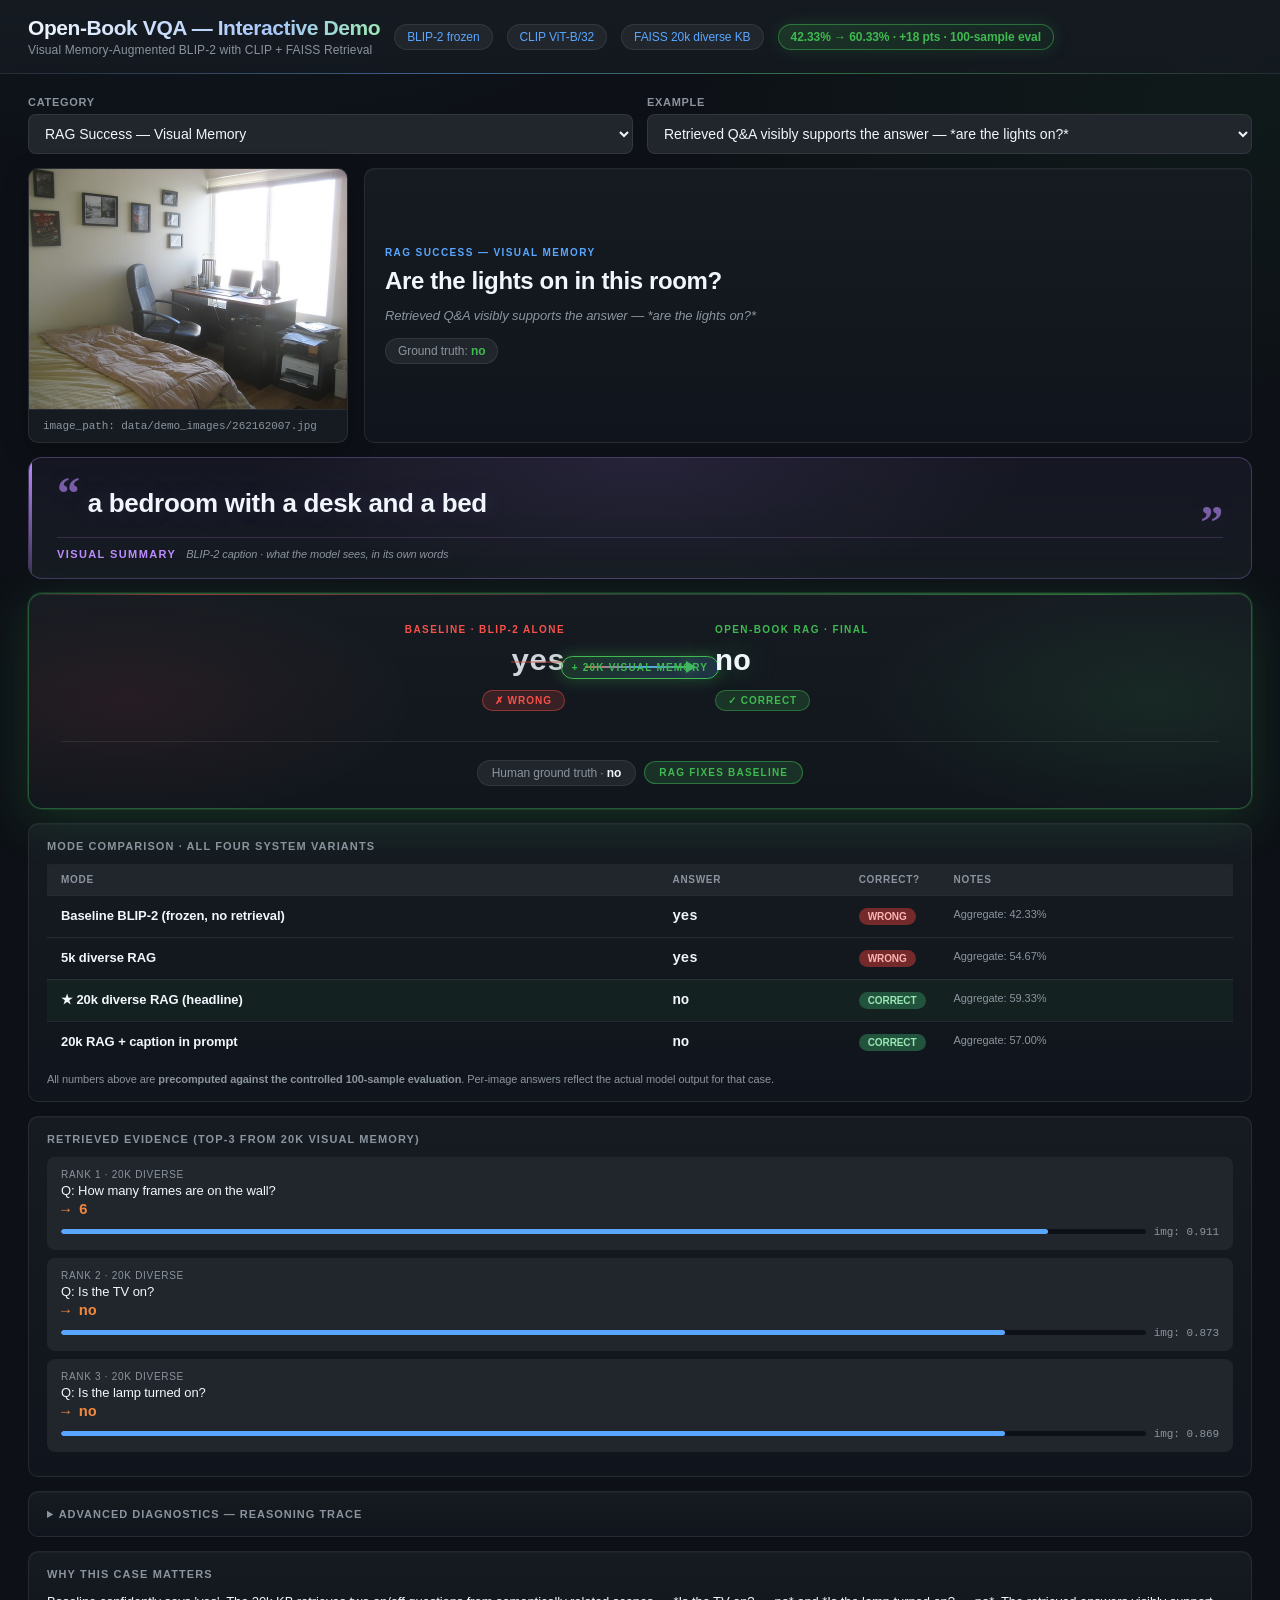
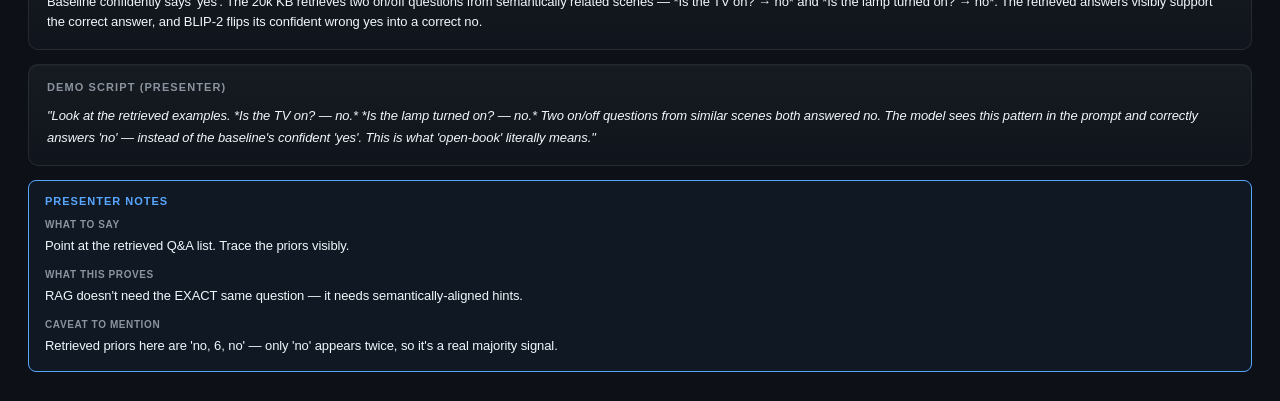
<file: demo.html>
<!DOCTYPE html>
<html lang="en">
<head>
<meta charset="UTF-8"/>
<title>Open-Book VQA — Interactive Demo</title>
<style>
:root {
  --bg:      #0d1117;
  --bg1:     #161b22;
  --bg2:     #21262d;
  --bg3:     #2d333b;
  --border:  rgba(255,255,255,0.08);
  --ink:     #f0f6fc;
  --dim:     #8b949e;
  --green:   #3fb950;
  --green-bg:#1a4731;
  --blue:    #58a6ff;
  --blue-bg: rgba(88,166,255,0.10);
  --orange:  #f0883e;
  --red:     #f85149;
  --red-bg:  #3b1a1a;
  --yellow:  #f6ad55;
  --purple:  #bc8cff;
  --radius:  10px;
}
*{box-sizing:border-box;margin:0;padding:0;}
html,body{
  background:
    radial-gradient(ellipse 1100px 600px at 12% -10%, rgba(88,166,255,0.07), transparent 60%),
    radial-gradient(ellipse 900px 500px at 95% 5%, rgba(63,185,80,0.05), transparent 60%),
    var(--bg);
  color:var(--ink);
  font-family:'Inter',-apple-system,BlinkMacSystemFont,'Segoe UI',sans-serif;
  min-height:100vh;-webkit-font-smoothing:antialiased;
  letter-spacing:-0.005em;
}

/* ── header ── */
#header{background:linear-gradient(180deg, rgba(22,27,34,0.95) 0%, rgba(22,27,34,0.7) 100%);backdrop-filter:blur(8px);border-bottom:1px solid var(--border);padding:16px 28px;display:flex;align-items:center;gap:14px;flex-wrap:wrap;position:relative;}
#header::after{content:'';position:absolute;left:0;right:0;bottom:-1px;height:1px;background:linear-gradient(90deg,transparent 0%,var(--blue) 35%,var(--green) 65%,transparent 100%);opacity:.45;}
#header h1{font-size:21px;font-weight:800;letter-spacing:-0.02em;background:linear-gradient(90deg,#f0f6fc 0%,#a8c7fa 70%,#9ae6b4 100%);-webkit-background-clip:text;background-clip:text;-webkit-text-fill-color:transparent;}
#header .sub{font-size:12px;color:var(--dim);margin-top:3px;letter-spacing:.01em;}
.pill{background:var(--bg2);border:1px solid var(--border);padding:5px 12px;border-radius:20px;font-size:12px;color:var(--blue);white-space:nowrap;font-weight:500;}
.pill.headline{background:linear-gradient(135deg, rgba(63,185,80,0.18) 0%, rgba(63,185,80,0.06) 100%);border-color:rgba(63,185,80,0.5);color:var(--green);font-weight:700;box-shadow:0 0 18px rgba(63,185,80,0.15);}

/* ── tabs ── */
#tab-bar{background:rgba(22,27,34,0.55);backdrop-filter:blur(6px);border-bottom:1px solid var(--border);display:flex;gap:0;padding:0 28px;}
.tab-btn{background:transparent;border:none;border-bottom:3px solid transparent;padding:14px 22px;font-size:14px;font-weight:600;color:var(--dim);cursor:pointer;font-family:inherit;transition:all .18s;letter-spacing:-0.005em;}
.tab-btn.active{color:var(--blue);border-bottom-color:var(--blue);}
.tab-btn:hover:not(.active){color:var(--ink);}
.tab-content{display:none;padding:22px 28px;}
.tab-content.active{display:block;animation:fadeUp .25s ease-out;}
@keyframes fadeUp{from{opacity:0;transform:translateY(6px);}to{opacity:1;transform:none;}}

/* ── panel ── */
.panel{background:linear-gradient(180deg, var(--bg1) 0%, rgba(17,22,29,0.95) 100%);border:1px solid var(--border);border-radius:var(--radius);padding:16px 18px;margin-bottom:14px;box-shadow:0 1px 0 rgba(255,255,255,0.03) inset;}
.panel h3{font-size:11px;text-transform:uppercase;letter-spacing:1.1px;color:var(--dim);margin-bottom:12px;font-weight:700;}
.panel.compact{padding:12px 14px;}

/* ── curated layout ── */
#curated-controls{display:grid;grid-template-columns:repeat(auto-fit,minmax(280px,1fr));gap:14px;margin-bottom:14px;}
.control-block label{display:block;font-size:11px;text-transform:uppercase;letter-spacing:.7px;color:var(--dim);margin-bottom:6px;font-weight:700;}
.control-block select{width:100%;background:var(--bg2);border:1px solid var(--border);border-radius:8px;color:var(--ink);padding:10px 12px;font-size:14px;font-family:inherit;cursor:pointer;}

/* ── case header ── */
#case-header{display:grid;grid-template-columns:320px 1fr;gap:16px;align-items:stretch;margin-bottom:14px;}
#case-header .img-wrap{background:var(--bg1);border:1px solid var(--border);border-radius:var(--radius);overflow:hidden;box-shadow:0 8px 26px rgba(0,0,0,0.28);}
#case-header img{width:100%;height:240px;object-fit:cover;background:var(--bg2);display:block;}
#case-header .img-meta{padding:10px 14px;font-size:11px;color:var(--dim);border-top:1px solid var(--border);font-family:'Fira Code',monospace;}
.q-block{background:linear-gradient(180deg, var(--bg1) 0%, rgba(17,22,29,0.95) 100%);border:1px solid var(--border);border-radius:var(--radius);padding:18px 20px;display:flex;flex-direction:column;justify-content:center;box-shadow:0 1px 0 rgba(255,255,255,0.03) inset;}
.q-label{font-size:10px;text-transform:uppercase;letter-spacing:1.4px;color:var(--blue);margin-bottom:8px;font-weight:700;}
.q-text{font-size:24px;font-weight:700;color:var(--ink);margin-bottom:10px;letter-spacing:-0.015em;line-height:1.25;}
.q-title{font-size:13px;color:var(--dim);font-style:italic;margin-bottom:12px;line-height:1.5;}
.gt-row{display:flex;flex-wrap:wrap;gap:8px;}
.gt-pill{background:var(--bg2);border:1px solid var(--border);padding:5px 12px;border-radius:14px;font-size:12px;color:var(--dim);}
.gt-pill b{color:var(--green);font-weight:700;}
.warning-strip{background:rgba(246,173,85,0.08);border:1px solid var(--yellow);border-radius:8px;padding:10px 14px;margin-top:10px;font-size:12px;color:var(--yellow);line-height:1.5;}

/* ── Visual Summary (BLIP-2 caption) ── */
#visual-summary{
  position:relative;
  background:
    radial-gradient(ellipse 600px 200px at 50% 0%, rgba(188,140,255,0.10), transparent 65%),
    linear-gradient(180deg, rgba(188,140,255,0.05) 0%, var(--bg1) 100%);
  border:1px solid rgba(188,140,255,0.28);
  border-radius:14px;
  padding:22px 28px 18px;
  margin-bottom:14px;
  overflow:hidden;
  animation:heroIn .35s cubic-bezier(.2,.7,.2,1);
}
#visual-summary::before{
  content:'';position:absolute;left:0;top:0;bottom:0;width:3px;
  background:linear-gradient(180deg, var(--purple) 0%, rgba(188,140,255,0.2) 100%);
}
.vs-quote{
  display:flex;align-items:flex-start;gap:8px;
  font-family:'Inter','Segoe UI',sans-serif;
  font-size:clamp(18px, 2.2vw, 26px);
  font-weight:600;line-height:1.35;color:var(--ink);
  letter-spacing:-0.012em;
  text-shadow:0 0 24px rgba(188,140,255,0.18);
}
.vs-mark{
  font-family:'Georgia',serif;
  font-size:clamp(34px, 3.6vw, 50px);
  font-weight:800;color:var(--purple);
  line-height:.6;opacity:.6;
  flex-shrink:0;
}
.vs-mark:last-child{align-self:flex-end;line-height:.2;}
.vs-text{flex:1;padding:6px 0;}
.vs-meta{
  display:flex;align-items:center;gap:10px;
  margin-top:10px;padding-top:10px;
  border-top:1px solid rgba(188,140,255,0.18);
  font-size:11px;
}
.vs-label{
  font-weight:800;letter-spacing:1.4px;text-transform:uppercase;
  color:var(--purple);
}
.vs-source{color:var(--dim);font-style:italic;}

/* ── HERO answer comparison (the money shot) ── */
.answer-hero{
  position:relative;
  background:
    radial-gradient(ellipse 480px 200px at 8% 50%, rgba(248,81,73,0.08), transparent 60%),
    radial-gradient(ellipse 480px 200px at 92% 50%, rgba(63,185,80,0.10), transparent 60%),
    linear-gradient(180deg, var(--bg1) 0%, #11161d 100%);
  border:1px solid var(--border);
  border-radius:14px;
  padding:30px 32px 22px;
  margin-bottom:14px;
  display:grid;
  grid-template-columns:1fr 110px 1fr;
  gap:20px;
  align-items:center;
  overflow:hidden;
  box-shadow:0 1px 0 rgba(255,255,255,0.04) inset, 0 12px 40px rgba(0,0,0,0.25);
  animation:heroIn .35s cubic-bezier(.2,.7,.2,1);
}
@keyframes heroIn{
  from {opacity:0; transform:translateY(8px) scale(.99);}
  to   {opacity:1; transform:none;}
}
.answer-hero.helpful{
  border-color:rgba(63,185,80,0.4);
  box-shadow:0 1px 0 rgba(255,255,255,0.04) inset, 0 12px 50px rgba(63,185,80,0.18), 0 0 0 1px rgba(63,185,80,0.18);
}
.answer-hero::before{
  content:'';position:absolute;left:0;right:0;top:0;height:1px;
  background:linear-gradient(90deg,transparent 0%, var(--red) 12%, rgba(255,255,255,0.15) 50%, var(--green) 88%, transparent 100%);
  opacity:.55;
}
.hero-side{position:relative;z-index:1;display:flex;flex-direction:column;gap:10px;}
.hero-side.baseline{align-items:flex-end;text-align:right;}
.hero-side.rag{align-items:flex-start;text-align:left;}
.hero-label{font-size:10px;text-transform:uppercase;letter-spacing:1.4px;font-weight:700;}
.hero-side.baseline .hero-label{color:var(--red);}
.hero-side.rag .hero-label{color:var(--green);}
.hero-answer{
  font-family:'Fira Code','Cascadia Code',monospace;
  font-size:clamp(20px, 2.4vw, 30px);
  font-weight:800;line-height:1.15;
  word-break:break-word;color:var(--ink);
  max-width:100%;
}
.answer-hero.long-answer .hero-answer{font-size:clamp(16px, 1.8vw, 22px);}
.hero-side.rag .hero-answer{text-shadow:0 0 28px rgba(63,185,80,0.35);}
.answer-hero.helpful .hero-side.rag .hero-answer{animation:ragPulse 2.4s ease-in-out infinite;}
.answer-hero.helpful .hero-side.baseline .hero-answer{opacity:.85;text-decoration:line-through;text-decoration-color:rgba(248,81,73,0.4);text-decoration-thickness:2px;}
@keyframes ragPulse{
  0%, 100% {text-shadow:0 0 22px rgba(63,185,80,0.30);}
  50%      {text-shadow:0 0 38px rgba(63,185,80,0.55);}
}
.answer-hero.helpful .hero-arrow-tag{
  background:linear-gradient(135deg, rgba(63,185,80,0.18) 0%, rgba(88,166,255,0.18) 100%);
  border-color:var(--green);color:var(--green);
  box-shadow:0 0 16px rgba(63,185,80,0.35);
}
.hero-state{
  font-size:10px;text-transform:uppercase;letter-spacing:1px;font-weight:800;
  display:inline-block;padding:4px 12px;border-radius:14px;
}
.hero-state.ok{background:rgba(63,185,80,0.18);color:var(--green);border:1px solid rgba(63,185,80,0.45);}
.hero-state.no{background:rgba(248,81,73,0.16);color:var(--red);border:1px solid rgba(248,81,73,0.45);}
.hero-state.verbose{background:rgba(246,173,85,0.16);color:var(--yellow);border:1px solid rgba(246,173,85,0.45);}
.hero-state.unk{background:var(--bg3);color:var(--dim);border:1px solid var(--border);}

.hero-arrow{position:relative;display:flex;align-items:center;justify-content:center;height:60px;z-index:1;}
.hero-arrow-line{position:absolute;left:0;right:0;top:50%;height:2px;background:linear-gradient(90deg, var(--red) 0%, var(--blue) 50%, var(--green) 100%);transform:translateY(-50%);}
.hero-arrow-line::after{
  content:'';position:absolute;right:-1px;top:50%;
  width:0;height:0;
  border-left:10px solid var(--green);
  border-top:6px solid transparent;border-bottom:6px solid transparent;
  transform:translateY(-50%);
  filter:drop-shadow(0 0 6px rgba(63,185,80,0.6));
}
.hero-arrow-tag{
  position:relative;z-index:2;
  background:var(--bg);
  border:1px solid var(--blue);color:var(--blue);
  font-size:10px;font-weight:800;letter-spacing:1.2px;text-transform:uppercase;
  padding:5px 10px;border-radius:14px;
  box-shadow:0 0 14px rgba(88,166,255,0.25);
  white-space:nowrap;
}

.hero-meta-row{
  grid-column:1 / -1;
  display:flex;flex-wrap:wrap;gap:8px;align-items:center;justify-content:center;
  padding-top:18px;margin-top:10px;
  border-top:1px solid var(--border);
  z-index:1;position:relative;
}
.hero-meta-row .gt-pill{background:var(--bg2);border:1px solid var(--border);padding:5px 14px;border-radius:16px;font-size:12px;color:var(--dim);}
.hero-meta-row .gt-pill b{color:var(--ink);font-weight:700;}
.verdict-pill{padding:5px 14px;border-radius:16px;font-size:10px;font-weight:800;text-transform:uppercase;letter-spacing:1.2px;}
.verdict-pill.helpful{background:rgba(63,185,80,0.16);color:var(--green);border:1px solid rgba(63,185,80,0.5);}
.verdict-pill.neutral{background:rgba(88,166,255,0.14);color:var(--blue);border:1px solid rgba(88,166,255,0.45);}
.verdict-pill.harmful,.verdict-pill.noisy{background:rgba(248,81,73,0.14);color:var(--red);border:1px solid rgba(248,81,73,0.45);}
.verdict-pill.gated{background:rgba(246,173,85,0.14);color:var(--yellow);border:1px solid rgba(246,173,85,0.45);}

@media (max-width: 820px){
  .answer-hero{grid-template-columns:1fr;text-align:left;}
  .hero-side.baseline,.hero-side.rag{align-items:flex-start;text-align:left;}
  .hero-arrow{height:34px;}
  .hero-arrow-line{background:linear-gradient(180deg, var(--red) 0%, var(--blue) 50%, var(--green) 100%);width:2px;height:100%;left:50%;top:0;}
  .hero-arrow-line::after{display:none;}
}

/* ── HERO merged layout (when baseline == RAG) ── */
.answer-hero.merged{
  grid-template-columns:1fr;
  text-align:center;
  background:
    radial-gradient(ellipse 600px 220px at 50% 50%, rgba(63,185,80,0.10), transparent 65%),
    linear-gradient(180deg, var(--bg1) 0%, #11161d 100%);
  padding:34px 28px 22px;
}
.answer-hero.merged::before{
  background:linear-gradient(90deg,transparent 0%, var(--green) 50%, transparent 100%);
}
.answer-hero.merged .hero-side,
.answer-hero.merged .hero-arrow{display:none;}
.answer-hero.merged .hero-merged{display:flex;flex-direction:column;align-items:center;gap:14px;z-index:1;position:relative;}
.answer-hero .hero-merged{display:none;}
.hero-merged .merged-label{font-size:10px;text-transform:uppercase;letter-spacing:1.4px;font-weight:700;color:var(--blue);}
.hero-merged .merged-answer{
  font-family:'Fira Code','Cascadia Code',monospace;
  font-size:clamp(24px, 3.4vw, 38px);
  font-weight:800;line-height:1.15;color:var(--ink);
  text-shadow:0 0 36px rgba(63,185,80,0.35);
  word-break:break-word;
  max-width:760px;
}
.answer-hero.merged.long-answer .merged-answer{font-size:clamp(20px, 2.6vw, 28px);}
.hero-merged .merged-checks{display:flex;gap:10px;flex-wrap:wrap;justify-content:center;}
.hero-merged .merged-checks .hero-state{font-size:11px;}
.hero-merged .merged-story{font-size:13px;color:var(--ink);max-width:560px;line-height:1.55;}
.hero-merged .merged-story b{color:var(--blue);}

/* ── mode comparison table ── */
table.modes{width:100%;border-collapse:collapse;font-size:13px;}
table.modes th{background:var(--bg2);padding:10px 14px;text-align:left;font-size:10px;text-transform:uppercase;letter-spacing:.7px;color:var(--dim);font-weight:700;}
table.modes td{padding:12px 14px;border-top:1px solid var(--border);vertical-align:top;}
table.modes tr.headline td{background:rgba(63,185,80,0.06);}
table.modes .ans{font-family:'Fira Code','Cascadia Code',monospace;font-size:14px;font-weight:700;color:var(--ink);}
table.modes .badge{font-size:10px;padding:3px 9px;border-radius:10px;font-weight:700;display:inline-block;}
table.modes .badge.ok{background:#22543d;color:#9ae6b4;}
table.modes .badge.no{background:#742a2a;color:#feb2b2;}
table.modes .badge.verbose{background:rgba(246,173,85,0.18);color:var(--yellow);border:1px solid var(--yellow);}
table.modes .badge.unk{background:var(--bg3);color:var(--dim);}
table.modes .badge-note{font-size:10px;color:var(--dim);font-style:italic;display:block;margin-top:3px;line-height:1.3;}
table.modes .note{color:var(--dim);font-size:11px;}

/* ── evidence trace ── */
ol.evidence{list-style:none;display:flex;flex-direction:column;gap:9px;}
ol.evidence li{display:grid;grid-template-columns:32px 1fr;gap:12px;align-items:flex-start;padding:11px 13px;background:var(--bg2);border-left:3px solid var(--blue);border-radius:7px;}
ol.evidence li .num{width:26px;height:26px;background:var(--bg);border:1px solid var(--border);border-radius:50%;display:flex;align-items:center;justify-content:center;font-size:11px;font-weight:700;color:var(--blue);}
ol.evidence li .body{flex:1;}
ol.evidence li .body .step-title{font-size:10px;text-transform:uppercase;letter-spacing:.7px;color:var(--blue);font-weight:700;margin-bottom:4px;}
ol.evidence li .body .step-content{font-size:13px;color:var(--ink);line-height:1.5;}
ol.evidence li.step-caption{border-left-color:var(--purple);}
ol.evidence li.step-caption .num,
ol.evidence li.step-caption .step-title{color:var(--purple);}
ol.evidence li.step-retrieve{border-left-color:var(--orange);}
ol.evidence li.step-retrieve .num,
ol.evidence li.step-retrieve .step-title{color:var(--orange);}
ol.evidence li.step-prior{border-left-color:var(--yellow);}
ol.evidence li.step-prior .num,
ol.evidence li.step-prior .step-title{color:var(--yellow);}
ol.evidence li.step-final{border-left-color:var(--green);}
ol.evidence li.step-final .num,
ol.evidence li.step-final .step-title{color:var(--green);}
ol.evidence li.step-final .step-content{font-size:18px;font-weight:800;}
.retrieved-mini{font-family:'Fira Code',monospace;font-size:12px;line-height:1.7;color:var(--ink);}
.retrieved-mini .qa{display:block;}
.retrieved-mini .qa b{color:var(--orange);}

/* ── retrieved cards ── */
.ret-item{background:var(--bg2);border-radius:8px;padding:12px 14px;margin-bottom:8px;}
.ret-item .ret-rank{font-size:10px;color:var(--dim);text-transform:uppercase;letter-spacing:.7px;margin-bottom:3px;}
.ret-item .ret-q{font-size:13px;color:var(--ink);margin-bottom:4px;}
.ret-item .ret-a{font-size:15px;font-weight:700;color:var(--orange);margin-bottom:7px;font-family:'Fira Code',monospace;}
.score-row{display:flex;align-items:center;gap:8px;flex-wrap:wrap;}
.score-bar-wrap{flex:1;min-width:120px;height:5px;background:var(--bg);border-radius:3px;overflow:hidden;}
.score-bar{height:100%;background:var(--blue);border-radius:3px;}
.score-val{font-size:11px;color:var(--dim);white-space:nowrap;font-family:'Fira Code',monospace;}

/* ── priors row ── */
.priors-row{display:flex;flex-wrap:wrap;gap:6px;align-items:center;}
.prior-chip{background:var(--bg3);border:1px solid var(--border);padding:4px 11px;border-radius:14px;font-size:12px;color:var(--ink);font-family:'Fira Code',monospace;}
.prior-chip.most-common{background:rgba(246,173,85,.15);border-color:var(--yellow);color:var(--yellow);font-weight:700;}
.prior-chip.q-match{background:rgba(63,185,80,.15);border-color:var(--green);color:var(--green);font-weight:700;}
.priors-meta{font-size:11px;color:var(--dim);margin-top:6px;line-height:1.6;}
.priors-meta b{color:var(--ink);}

/* ── prompt code ── */
.prompt-box{background:#0d1117;border-radius:8px;padding:13px;font-family:'Fira Code',monospace;font-size:12px;color:#a8d1ff;line-height:1.7;white-space:pre-wrap;word-break:break-word;max-height:280px;overflow-y:auto;}

/* ── presenter notes ── */
.presenter-notes{background:rgba(88,166,255,0.05);border:1px solid var(--blue);border-radius:8px;padding:14px 16px;}
.presenter-notes h4{font-size:11px;text-transform:uppercase;letter-spacing:1px;color:var(--blue);margin-bottom:10px;}
.presenter-notes .note-row{margin-bottom:10px;font-size:13px;line-height:1.6;}
.presenter-notes .note-row:last-child{margin-bottom:0;}
.presenter-notes .note-label{display:block;font-size:10px;text-transform:uppercase;letter-spacing:.6px;color:var(--dim);margin-bottom:3px;font-weight:700;}

/* ── final answer panel ── */
.final-panel{display:grid;grid-template-columns:1fr 1fr;gap:14px;margin-bottom:14px;}
.final-card{background:var(--bg1);border:1px solid var(--border);border-radius:var(--radius);padding:16px 18px;}
.final-card.raw{border-left:3px solid var(--orange);}
.final-card.final{border-left:3px solid var(--green);}
.final-card .ftitle{font-size:10px;text-transform:uppercase;letter-spacing:.7px;font-weight:700;margin-bottom:6px;}
.final-card.raw .ftitle{color:var(--orange);}
.final-card.final .ftitle{color:var(--green);}
.final-card .fans{font-size:24px;font-weight:800;color:var(--ink);font-family:'Fira Code',monospace;}
.final-card .fnote{font-size:11px;color:var(--dim);margin-top:6px;line-height:1.5;}

/* ── selector toggle ── */
.toggle-bar{background:var(--bg1);border:1px solid var(--border);border-radius:var(--radius);padding:12px 16px;display:flex;align-items:center;gap:14px;flex-wrap:wrap;}
.toggle-bar label{display:flex;align-items:center;gap:8px;cursor:pointer;font-size:13px;color:var(--ink);}
.toggle-bar input[type=checkbox]{accent-color:var(--blue);width:16px;height:16px;}
.toggle-bar .toggle-note{font-size:11px;color:var(--dim);font-style:italic;margin-left:auto;}

/* ── multi-question live ── */
#live-image-strip{display:flex;gap:14px;align-items:flex-start;background:var(--bg1);border:1px solid var(--border);border-radius:var(--radius);padding:14px;position:sticky;top:0;z-index:10;}
#drop-zone{width:140px;height:100px;border:2px dashed rgba(88,166,255,0.4);border-radius:6px;background:var(--bg2);display:flex;align-items:center;justify-content:center;cursor:pointer;font-size:11px;color:var(--dim);text-align:center;padding:8px;}
#drop-zone:hover{border-color:var(--blue);}
#drop-zone img{width:100%;height:100%;object-fit:cover;border-radius:4px;}
#live-controls{flex:1;display:grid;grid-template-columns:repeat(auto-fit,minmax(160px,1fr));gap:8px 14px;font-size:12px;}
#live-controls label{display:flex;align-items:center;gap:6px;cursor:pointer;color:var(--dim);}
#live-controls input[type=range]{flex:1;}

.qa-card{background:var(--bg1);border:1px solid var(--border);border-radius:var(--radius);overflow:hidden;margin-bottom:14px;}
.qa-card .qa-head{padding:13px 16px;background:var(--bg2);display:flex;align-items:center;justify-content:space-between;gap:14px;}
.qa-card .qa-q{font-size:14px;font-weight:600;color:var(--ink);flex:1;}
.qa-card .qa-meta{font-size:11px;color:var(--dim);}
.qa-card .qa-body{padding:14px 16px;display:flex;flex-direction:column;gap:14px;}
.qa-card .ans-row{display:grid;grid-template-columns:1fr 1fr;gap:10px;}
.ans-card{background:var(--bg2);border:1px solid var(--border);border-radius:8px;padding:12px 14px;}
.ans-card.baseline{border-left:3px solid var(--red);}
.ans-card.rag{border-left:3px solid var(--green);}
.ans-card .ans-title{font-size:10px;text-transform:uppercase;letter-spacing:.7px;color:var(--dim);margin-bottom:5px;font-weight:700;}
.ans-card.baseline .ans-title{color:var(--red);}
.ans-card.rag .ans-title{color:var(--green);}
.ans-card .ans-text{font-size:22px;font-weight:800;color:var(--ink);}
.ans-card .ans-note{font-size:11px;color:var(--dim);margin-top:6px;}
.qa-card .toggle-trace{background:transparent;border:1px solid var(--border);color:var(--dim);padding:5px 12px;border-radius:6px;cursor:pointer;font-size:11px;font-family:inherit;}
.qa-card .toggle-trace:hover{color:var(--ink);border-color:var(--blue);}
.qa-card .trace-body{margin-top:8px;display:none;}
.qa-card .trace-body.open{display:block;}

#live-input{position:sticky;bottom:0;background:var(--bg1);border:1px solid var(--border);border-radius:var(--radius);padding:12px 14px;display:flex;gap:10px;align-items:flex-end;}
#live-input textarea{flex:1;background:var(--bg2);border:1px solid var(--border);border-radius:6px;padding:10px 12px;color:var(--ink);font-size:14px;font-family:inherit;resize:none;height:48px;}
#live-input button{background:var(--blue);color:#fff;border:none;padding:13px 22px;border-radius:6px;font-size:14px;font-weight:700;cursor:pointer;font-family:inherit;}
#live-input button:disabled{opacity:.5;cursor:wait;}

#api-status{font-size:11px;color:var(--dim);text-align:center;margin:6px 0;}
.placeholder-hint{padding:30px 20px;text-align:center;color:var(--dim);font-size:13px;background:var(--bg2);border-radius:8px;border:1px dashed var(--border);}

/* ── stats table ── */
.stats-table{width:100%;border-collapse:collapse;font-size:13px;}
.stats-table th{background:var(--bg2);padding:9px 14px;text-align:left;font-size:10px;text-transform:uppercase;letter-spacing:.7px;color:var(--dim);font-weight:600;}
.stats-table td{padding:9px 14px;border-top:1px solid var(--border);}
.stats-table tr.best-row td{color:var(--green);font-weight:700;}

/* ── demo order strip ── */
#demo-order{background:linear-gradient(135deg, rgba(88,166,255,0.07) 0%, rgba(63,185,80,0.05) 100%);border:1px solid rgba(88,166,255,0.35);border-radius:var(--radius);padding:14px 20px;margin-bottom:14px;position:relative;overflow:hidden;}
#demo-order::before{content:'';position:absolute;left:0;top:0;bottom:0;width:3px;background:linear-gradient(180deg, var(--blue) 0%, var(--green) 100%);}
#demo-order .order-title{font-size:11px;text-transform:uppercase;letter-spacing:1.2px;color:var(--blue);margin-bottom:8px;font-weight:700;}
#demo-order ol{margin-left:20px;font-size:12px;line-height:1.85;color:var(--ink);}
#demo-order ol li{padding-left:2px;}
#demo-order ol li::marker{color:var(--blue);font-weight:700;}
#demo-order ol li i{color:var(--dim);font-style:italic;}
</style>
</head>
<body>

<div id="header">
  <div>
    <h1>Open-Book VQA — Interactive Demo</h1>
    <div class="sub">Visual Memory-Augmented BLIP-2 with CLIP + FAISS Retrieval</div>
  </div>
  <div class="pill">BLIP-2 frozen</div>
  <div class="pill">CLIP ViT-B/32</div>
  <div class="pill">FAISS 20k diverse KB</div>
  <div class="pill headline">42.33% → 60.33% · +18 pts · 100-sample eval</div>
</div>

<!-- Single-tab demo — Results Summary tab removed for live presentation. -->

<!-- ─────────────── CURATED DEMO ─────────────── -->
<div id="tab-demo" class="tab-content active">


  <div id="curated-controls">
    <div class="control-block">
      <label>Category</label>
      <select id="category-select" onchange="onCategoryChange()"></select>
    </div>
    <div class="control-block">
      <label>Example</label>
      <select id="case-select" onchange="onCaseChange()"></select>
    </div>
  </div>

  <div id="case-header">
    <div class="img-wrap">
      <img id="query-img" src="" alt="query"/>
      <div class="img-meta" id="img-meta">—</div>
    </div>
    <div class="q-block">
      <div class="q-label" id="case-category">—</div>
      <div class="q-text" id="q-text">—</div>
      <div class="q-title" id="case-title">—</div>
      <div class="gt-row">
        <span class="gt-pill" id="gt-pill">Ground truth: <b id="gt-text">—</b></span>
        <span class="gt-pill" id="caption-pill" style="display:none;"></span>
      </div>
      <div class="warning-strip" id="warning-strip" style="display:none;"></div>
    </div>
  </div>

  <!-- Visual Summary — BLIP-2 caption mode -->
  <div id="visual-summary" style="display:none;">
    <div class="vs-quote">
      <span class="vs-mark">“</span>
      <span class="vs-text" id="vs-text">—</span>
      <span class="vs-mark">”</span>
    </div>
    <div class="vs-meta">
      <span class="vs-label">Visual Summary</span>
      <span class="vs-source">BLIP-2 caption · what the model sees, in its own words</span>
    </div>
  </div>

  <!-- HERO answer comparison: BLIP-2 alone   →   + 20k visual memory
       Switches to "merged" layout when baseline == RAG (both modes converge). -->
  <div class="answer-hero" id="answer-hero">
    <div class="hero-side baseline">
      <div class="hero-label">Baseline · BLIP-2 alone</div>
      <div class="hero-answer" id="hero-baseline-ans">—</div>
      <div class="hero-state" id="hero-baseline-state">—</div>
    </div>
    <div class="hero-arrow">
      <div class="hero-arrow-line"></div>
      <div class="hero-arrow-tag">+ 20k visual memory</div>
    </div>
    <div class="hero-side rag">
      <div class="hero-label">Open-Book RAG · final</div>
      <div class="hero-answer" id="hero-rag-ans">—</div>
      <div class="hero-state" id="hero-rag-state">—</div>
    </div>
    <div class="hero-merged" id="hero-merged">
      <div class="merged-label">Baseline and RAG converge · same answer</div>
      <div class="merged-answer" id="hero-merged-ans">—</div>
      <div class="merged-checks">
        <span class="hero-state" id="hero-merged-base-state">Baseline —</span>
        <span class="hero-state" id="hero-merged-rag-state">RAG —</span>
      </div>
      <div class="merged-story" id="hero-merged-story">—</div>
    </div>
    <div class="hero-meta-row">
      <span class="gt-pill">Human ground truth · <b id="hero-gt-text">—</b></span>
      <span class="verdict-pill" id="hero-verdict-pill">—</span>
    </div>
  </div>

  <div class="panel">
    <h3>Mode Comparison · all four system variants</h3>
    <table class="modes">
      <thead><tr><th>Mode</th><th>Answer</th><th style="width:90px;">Correct?</th><th>Notes</th></tr></thead>
      <tbody id="modes-body"></tbody>
    </table>
    <div style="font-size:11px;color:var(--dim);margin-top:10px;">
      All numbers above are <b>precomputed against the controlled 100-sample evaluation</b>. Per-image answers reflect the actual model output for that case.
    </div>
  </div>

  <div class="panel">
    <h3>Retrieved Evidence (top-3 from 20k visual memory)</h3>
    <div id="retrieved-list"></div>
  </div>

  <details class="panel" style="margin-bottom:14px;">
    <summary style="cursor:pointer;font-size:11px;text-transform:uppercase;letter-spacing:1px;color:var(--dim);font-weight:700;list-style:revert;">Advanced diagnostics — Reasoning Trace</summary>

    <div style="margin-top:14px;">
      <h3>Open-Book Reasoning Trace</h3>
      <ol class="evidence" id="evidence-trace"></ol>
      <div class="priors-meta" id="priors-meta" style="margin-top:14px;"></div>
    </div>
  </details>
  <!-- Hidden but kept to satisfy showCase() writes — never rendered to the audience. -->
  <div id="prompt-box" style="display:none;"></div>

  <!-- hidden elements kept so applySelector() doesn't error if called -->
  <div style="display:none;">
    <input type="checkbox" id="selector-toggle"/>
    <span id="raw-rag-ans"></span>
    <span id="final-ans"></span>
    <span id="selector-reason"></span>
  </div>

  <div class="panel">
    <h3>Why this case matters</h3>
    <div id="why-text" style="font-size:13px;line-height:1.6;color:var(--ink);"></div>
  </div>

  <div class="panel">
    <h3>Demo Script (presenter)</h3>
    <div id="demo-script-text" style="font-size:13px;line-height:1.7;color:var(--ink);font-style:italic;"></div>
  </div>

  <div class="presenter-notes">
    <h4>Presenter Notes</h4>
    <div class="note-row"><span class="note-label">What to say</span><span id="note-what-to-say">—</span></div>
    <div class="note-row"><span class="note-label">What this proves</span><span id="note-what-it-proves">—</span></div>
    <div class="note-row"><span class="note-label">Caveat to mention</span><span id="note-caveat">—</span></div>
  </div>
</div>


<!-- Results Summary tab removed for live presentation — numbers live in slides 6/8/10. -->

<script>
// ─── state ───────────────────────────────────────────────────────────────────
const API = 'http://localhost:8000';
let CASES = [];
let currentCase = null;

// ─── load demo cases ─────────────────────────────────────────────────────────
async function loadCases(){
  try {
    // cache-busting query string so updates appear immediately
    const r = await fetch('results/demo_cases.json?v=' + Date.now(), {cache: 'no-store'});
    CASES = await r.json();
  } catch (e) {
    document.getElementById('case-select').innerHTML = '<option>Failed to load demo_cases.json — start the static server</option>';
    return;
  }
  buildSelectors();
}

// ─── selectors (Category → Example) ──────────────────────────────────────────
// Main demo cases come first (is_main_demo == true), advanced cases under
// a separate group label.
function buildSelectors(){
  const main = CASES.filter(c => c.is_main_demo);
  const adv  = CASES.filter(c => !c.is_main_demo);
  const allOrdered = [...main, ...adv];
  const cats = [...new Set(allOrdered.map(c => c.category))];
  const catSel = document.getElementById('category-select');
  catSel.innerHTML = cats.map(c => {
    const isAdvCat = !main.some(m => m.category === c);
    const label = isAdvCat ? `↓ ${c} (advanced)` : c;
    return `<option value="${c}">${label}</option>`;
  }).join('');
  onCategoryChange();
}
function onCategoryChange(){
  const cat = document.getElementById('category-select').value;
  const cases = CASES.filter(c => c.category === cat)
                     .sort((a,b) => Number(!!b.is_main_demo) - Number(!!a.is_main_demo));
  const sel = document.getElementById('case-select');
  sel.innerHTML = cases.map((c) => `<option value="${c.id}">${c.title}${c.is_main_demo ? '' : '  (advanced)'}</option>`).join('');
  onCaseChange();
}
function onCaseChange(){
  const id = document.getElementById('case-select').value;
  const c = CASES.find(x => x.id === id);
  if (c) showCase(c);
}

// ─── helpers ─────────────────────────────────────────────────────────────────
function badge(state){
  // state: 'correct' | 'wrong' | 'verbose' | null
  if (state === 'correct') return '<span class="badge ok">CORRECT</span>';
  if (state === 'verbose') return '<span class="badge verbose">VERBOSE ✓<span class="badge-note">semantically right · VQA scoring penalises long form</span></span>';
  if (state === 'wrong')   return '<span class="badge no">WRONG</span>';
  return '<span class="badge unk">—</span>';
}

// VQA soft-accuracy classification, with a third 'verbose' state for answers
// that contain the GT as a substring but are too long for strict VQA matching.
function classifyAnswer(answer, gtAll){
  if (!answer || !gtAll || !gtAll.length) return null;
  const a = answer.trim().toLowerCase();
  const gts = gtAll.map(g => g.trim().toLowerCase());
  // Strict VQA: exact-string match against any annotator
  if (gts.some(g => g === a)) return 'correct';
  // Verbose-but-correct: contains any annotator answer as a whole-word substring
  // AND is longer than the canonical short answer (>1 word more than GT).
  for (const g of gts){
    if (!g) continue;
    const re = new RegExp('\\b' + g.replace(/[.*+?^${}()|[\]\\]/g, '\\$&') + '\\b', 'i');
    if (re.test(a) && a.split(/\s+/).length > g.split(/\s+/).length){
      return 'verbose';
    }
  }
  return 'wrong';
}

// Tokenise + lowercase for question similarity
function tokens(s){
  return new Set((s || '').toLowerCase().match(/[a-z]+/g) || []);
}
function jaccard(a, b){
  const A = tokens(a), B = tokens(b);
  if (A.size === 0 && B.size === 0) return 0;
  const inter = [...A].filter(x => B.has(x)).length;
  const union = new Set([...A, ...B]).size;
  return union ? inter / union : 0;
}

// Find best question-matched candidate from retrieved
function bestQuestionMatch(question, retrieved){
  let best = null, bestScore = -1;
  for (const r of retrieved){
    const s = jaccard(question, r.question);
    if (s > bestScore){ bestScore = s; best = {ans: r.answer, sim: s, r}; }
  }
  return best;
}

// Majority logic — only "majority" if appears at least twice
function computePriors(question, retrieved){
  const candidates = retrieved.map(r => r.answer);
  const counts = {};
  for (const a of candidates){
    if (!a) continue;
    counts[a] = (counts[a] || 0) + 1;
  }
  // Find any answer with count >= 2
  let majority = null;
  let maxCount = 0;
  for (const [a, n] of Object.entries(counts)){
    if (n > maxCount){ maxCount = n; majority = a; }
  }
  if (maxCount < 2) majority = null;
  const qm = bestQuestionMatch(question, retrieved);
  return { candidates, majority, questionMatch: qm };
}

// Evidence-aware selector
function evidenceAwareSelect(question, retrieved, rawAnswer){
  const priors = computePriors(question, retrieved);
  // Rule 1: exact question match + image_score >= 0.90
  const exactMatch = retrieved.find(r => r.question.trim().toLowerCase() === question.trim().toLowerCase() && r.image_score >= 0.90);
  if (exactMatch) return { answer: exactMatch.answer, reason: `Exact question match in retrieved (rank ${exactMatch.rank}) with image_score ${exactMatch.image_score.toFixed(3)} ≥ 0.90` };
  // Rule 2: highly similar question + image_score >= 0.90
  if (priors.questionMatch && priors.questionMatch.sim >= 0.6 && priors.questionMatch.r.image_score >= 0.90){
    return { answer: priors.questionMatch.ans, reason: `Strong question similarity (jaccard=${priors.questionMatch.sim.toFixed(2)}) with image_score ${priors.questionMatch.r.image_score.toFixed(3)} ≥ 0.90` };
  }
  // Rule 3: majority answer (>=2 votes)
  if (priors.majority){
    return { answer: priors.majority, reason: `Majority retrieved answer (≥2 votes)` };
  }
  // Rule 4: keep raw
  return { answer: rawAnswer, reason: `No selector trigger — falling back to raw RAG answer` };
}

// ─── evidence trace renderer ────────────────────────────────────────────────
function renderEvidence(opts){
  const {question, caption, retrieved, candidates, majority, questionMatch, finalAnswer} = opts;
  const steps = [];
  steps.push({cls:'step-caption', title:'Visual summary (BLIP-2 caption)', body: caption ? `<i>"${caption}"</i>` : '<span style="color:var(--dim);">No caption generated for this case.</span>'});
  steps.push({cls:'', title:'User question', body: `<b>${question}</b>`});
  const retLines = retrieved.slice(0,3).map(r => `<span class="qa">[${r.rank}] Q: ${r.question} → <b>${r.answer}</b></span>`).join('');
  steps.push({cls:'step-retrieve', title:`Retrieved ${retrieved.length} similar Q&A pairs from 20k visual memory`, body: `<div class="retrieved-mini">${retLines}</div>`});

  // Priors
  const chips = (candidates || []).map(a => {
    let cls = 'prior-chip';
    if (majority && a === majority) cls += ' most-common';
    if (questionMatch && questionMatch.ans === a && a !== majority) cls += ' q-match';
    return `<span class="${cls}">${a}</span>`;
  }).join('');
  let priorBody = `<div class="priors-row">${chips}</div><div class="priors-meta">`;
  if (majority){
    priorBody += `Majority answer (≥2 votes): <b style="color:var(--yellow);">${majority}</b>`;
  } else {
    priorBody += `<b>No majority answer</b> (each retrieved answer appears once)`;
  }
  if (questionMatch){
    priorBody += `<br/>Best question-matched candidate: <b style="color:var(--green);">${questionMatch.ans}</b> <span style="color:var(--dim);">(jaccard ${questionMatch.sim.toFixed(2)} on question text)</span>`;
  }
  priorBody += `</div>`;
  steps.push({cls:'step-prior', title:'Candidate answer priors from retrieved hints', body: priorBody});

  steps.push({cls:'step-final', title:'Final answer', body: finalAnswer || '<span style="color:var(--dim);">—</span>'});
  return steps.map((s,i) => `
    <li class="${s.cls}">
      <span class="num">${i+1}</span>
      <div class="body">
        <div class="step-title">${s.title}</div>
        <div class="step-content">${s.body}</div>
      </div>
    </li>`).join('');
}

// ─── render curated case ─────────────────────────────────────────────────────
function showCase(c){
  currentCase = c;
  document.getElementById('query-img').src = c.image_path.replace(/\\/g, '/');
  document.getElementById('img-meta').textContent = `image_path: ${c.image_path.replace(/\\/g, '/')}`;
  document.getElementById('case-category').textContent = c.category;
  document.getElementById('q-text').textContent = c.question;
  document.getElementById('case-title').innerHTML = c.title;
  document.getElementById('gt-text').textContent = c.ground_truth;
  // Caption-pill is now subsumed by the prominent Visual Summary card below.
  document.getElementById('caption-pill').style.display = 'none';
  const vs = document.getElementById('visual-summary');
  if (c.caption){
    vs.style.display = '';
    document.getElementById('vs-text').textContent = c.caption;
  } else {
    vs.style.display = 'none';
  }

  // Warning strip
  const ws = document.getElementById('warning-strip');
  if (c.warning){
    ws.style.display = '';
    ws.innerHTML = `<b>⚠ Caveat:</b> ${c.warning}`;
  } else {
    ws.style.display = 'none';
  }

  // Mode comparison
  const tbody = document.getElementById('modes-body');
  const modes = [
    {name:'Baseline BLIP-2 (frozen, no retrieval)', answer:c.baseline_answer, agg:'42.33%'},
    {name:'5k diverse RAG',                          answer:c.rag_5k_answer,   agg:'54.67%'},
    {name:'★ 20k diverse RAG (headline)',            answer:c.rag_20k_answer,  agg:'59.33%', headline:true},
    {name:'20k RAG + caption in prompt',             answer:c.caption_answer,  agg:'57.00%'},
  ];
  tbody.innerHTML = modes.map(m => {
    const state = classifyAnswer(m.answer, c.gt_all);
    return `<tr ${m.headline ? 'class="headline"' : ''}>
      <td><b>${m.name}</b></td>
      <td><span class="ans">${m.answer}</span></td>
      <td>${badge(state)}</td>
      <td class="note">Aggregate: ${m.agg}</td>
    </tr>`;
  }).join('');

  // ── HERO answer comparison ──
  const finalRagAns = c.final_display_answer || c.rag_20k_answer || c.raw_rag_answer;
  const baseAns     = c.baseline_answer || '—';
  const baseState   = classifyAnswer(baseAns,     c.gt_all);
  const ragState    = classifyAnswer(finalRagAns, c.gt_all);
  const sameAnswer  = baseAns.trim().toLowerCase() === (finalRagAns||'').trim().toLowerCase();
  const longAnswer  = Math.max((baseAns||'').length, (finalRagAns||'').length) >= 16;
  const heroEl      = document.getElementById('answer-hero');
  heroEl.classList.toggle('merged', sameAnswer);
  heroEl.classList.toggle('long-answer', longAnswer);
  // helpful = baseline wrong, RAG right → enable pulse + strikethrough on baseline
  const isHelpful = !sameAnswer
                    && (baseState === 'wrong')
                    && (ragState === 'correct' || ragState === 'verbose');
  heroEl.classList.toggle('helpful', isHelpful);

  const stateText = (state, prefix='') =>
    state === 'correct' ? `${prefix}✓ Correct` :
    state === 'wrong'   ? `${prefix}✗ Wrong`   :
    state === 'verbose' ? `${prefix}~ Verbose ✓` : `${prefix}—`;
  const stateCls = (state) =>
    'hero-state ' + (state === 'correct' ? 'ok' : state === 'wrong' ? 'no' : state === 'verbose' ? 'verbose' : 'unk');

  if (sameAnswer){
    document.getElementById('hero-merged-ans').textContent = finalRagAns;
    const bm = document.getElementById('hero-merged-base-state');
    const rm = document.getElementById('hero-merged-rag-state');
    bm.className = stateCls(baseState); bm.textContent = stateText(baseState, 'Baseline · ');
    rm.className = stateCls(ragState);  rm.textContent = stateText(ragState,  'RAG · ');
    // Story: prefer authored summary; otherwise infer from outcome
    const id = c.id || '';
    let story;
    if (id === 'L4_baseball_yn'){
      story = '<b>Type-conditional router fires.</b> Yes/no questions skip retrieval — baseline already wins on yn (82.86%). Visible mechanism, not a number.';
    } else if (baseState === 'correct' && ragState === 'correct'){
      story = '<b>RAG is non-destructive.</b> Retrieval did not pull the model away from the right answer. ~70% of the eval looks like this.';
    } else if (baseState === 'wrong' && ragState === 'wrong'){
      story = '<b>Both modes wrong.</b> Retrieval surfaced no useful prior — generator falls back. Counts toward the 39/100 retrieval-bound failures.';
    } else {
      story = '<b>Baseline and RAG converge on the same answer.</b>';
    }
    document.getElementById('hero-merged-story').innerHTML = story;
  } else {
    document.getElementById('hero-baseline-ans').textContent = baseAns;
    document.getElementById('hero-rag-ans').textContent      = finalRagAns;
    const bs = document.getElementById('hero-baseline-state');
    const rs = document.getElementById('hero-rag-state');
    bs.className = stateCls(baseState); bs.textContent = stateText(baseState);
    rs.className = stateCls(ragState);  rs.textContent = stateText(ragState);
  }
  document.getElementById('hero-gt-text').textContent      = c.ground_truth || '—';
  // Verdict: prefer authored value, otherwise derive from state pair.
  const baseOK = (baseState === 'correct' || baseState === 'verbose');
  const ragOK  = (ragState  === 'correct' || ragState  === 'verbose');
  let v = (c.verdict || '').toLowerCase();
  if (!v){
    if (!baseOK && ragOK)       v = 'helpful';
    else if (baseOK && ragOK)   v = 'neutral';
    else if (baseOK && !ragOK)  v = 'harmful';
    else                        v = 'noisy';
  }
  const verdictMap = {
    helpful:  ['helpful',  'RAG fixes baseline'],
    neutral:  ['neutral',  'RAG non-destructive'],
    harmful:  ['harmful',  'RAG hurts here'],
    noisy:    ['noisy',    'Both wrong · noisy retrieval'],
    gated:    ['gated',    'Type-router → baseline'],
  };
  const [vc, vt] = verdictMap[v] || ['neutral', v.toUpperCase()];
  const vp = document.getElementById('hero-verdict-pill');
  vp.className = 'verdict-pill ' + vc;
  vp.textContent = vt;

  // Compute priors and render evidence
  const priors = computePriors(c.question, c.retrieved_examples);
  document.getElementById('evidence-trace').innerHTML = renderEvidence({
    question: c.question,
    caption:  c.caption,
    retrieved: c.retrieved_examples,
    candidates: priors.candidates,
    majority: priors.majority,
    questionMatch: priors.questionMatch,
    finalAnswer: c.final_display_answer || c.raw_rag_answer,
  });

  // Selector logic
  applySelector();

  // Retrieved cards
  document.getElementById('retrieved-list').innerHTML = c.retrieved_examples.map(r => `
    <div class="ret-item">
      <div class="ret-rank">Rank ${r.rank} · ${r._source || ''}</div>
      <div class="ret-q">Q: ${r.question}</div>
      <div class="ret-a">→ ${r.answer}</div>
      <div class="score-row">
        <div class="score-bar-wrap"><div class="score-bar" style="width:${(r.image_score*100).toFixed(0)}%"></div></div>
        <span class="score-val">img: ${r.image_score.toFixed(3)}</span>
        ${r.text_score > 0 ? `<span class="score-val" style="color:var(--blue);">text: ${r.text_score.toFixed(3)}</span>` : ''}
      </div>
    </div>`).join('');

  // Prompt
  const promptLines = [];
  if (c.caption) promptLines.push(`Image: ${c.caption}`);
  c.retrieved_examples.forEach(r => promptLines.push(`Q: ${r.question} A: ${r.answer}`));
  promptLines.push(`Q: ${c.question} A:`);
  document.getElementById('prompt-box').textContent = promptLines.join('\n');

  // Why + script + presenter notes
  document.getElementById('why-text').innerHTML = c.why_it_matters;
  document.getElementById('demo-script-text').innerHTML = '"' + c.demo_script + '"';
  const pn = c.presenter_notes || {};
  document.getElementById('note-what-to-say').textContent = pn.what_to_say || '—';
  document.getElementById('note-what-it-proves').textContent = pn.what_it_proves || '—';
  document.getElementById('note-caveat').textContent = pn.caveat || '—';
}

// ─── selector wiring ─────────────────────────────────────────────────────────
function applySelector(){
  const c = currentCase;
  if (!c) return;
  const on = document.getElementById('selector-toggle').checked;
  document.getElementById('raw-rag-ans').textContent = c.raw_rag_answer;
  if (!on){
    document.getElementById('final-ans').textContent = c.raw_rag_answer;
    document.getElementById('selector-reason').textContent = 'Selector OFF → final answer = raw RAG answer (matches benchmark protocol).';
    return;
  }
  const result = evidenceAwareSelect(c.question, c.retrieved_examples, c.raw_rag_answer);
  document.getElementById('final-ans').textContent = result.answer;
  let reason = `Selector ON (system improvement): ${result.reason}.`;
  if (result.answer !== c.raw_rag_answer){
    reason += ` Differs from raw — selector overrode the raw answer.`;
  } else {
    reason += ` Selector did not change the raw answer.`;
  }
  reason += ' This selector is NOT included in the reported 59.33% benchmark unless separately evaluated.';
  document.getElementById('selector-reason').textContent = reason;
}
function onSelectorToggle(){ applySelector(); }

// ─── multi-question live ─────────────────────────────────────────────────────
let liveFile = null;

function handleFile(file){
  if (!file) return;
  liveFile = file;
  const reader = new FileReader();
  reader.onload = e => {
    document.getElementById('drop-zone').innerHTML = `<img src="${e.target.result}"/>`;
  };
  reader.readAsDataURL(file);
  document.getElementById('qa-history').innerHTML = '<div class="placeholder-hint">New image loaded — ask any question to start.</div>';
}
function handleDrop(e){
  e.preventDefault();
  const file = e.dataTransfer.files[0];
  if (file && file.type.startsWith('image/')) handleFile(file);
}

let qaCounter = 0;
async function askQuestion(){
  const q = document.getElementById('live-q').value.trim();
  if (!q) return;
  if (!liveFile){
    document.getElementById('api-status').innerHTML = '<span style="color:var(--yellow);">Please upload an image first.</span>';
    return;
  }

  qaCounter++;
  const id = 'qa-' + qaCounter;
  const ph = document.getElementById('qa-placeholder');
  if (ph) ph.remove();

  const history = document.getElementById('qa-history');
  const card = document.createElement('div');
  card.className = 'qa-card';
  card.id = id;
  card.innerHTML = `
    <div class="qa-head">
      <div class="qa-q">Q${qaCounter}: ${q}</div>
      <div class="qa-meta" id="${id}-meta">running…</div>
    </div>
    <div class="qa-body">
      <div style="color:var(--dim);font-size:13px;">Calling API…</div>
    </div>`;
  history.prepend(card);

  document.getElementById('live-q').value = '';
  document.getElementById('ask-btn').disabled = true;

  const fd = new FormData();
  fd.append('image', liveFile);
  fd.append('question', q);
  fd.append('top_k',          document.getElementById('live-topk').value);
  fd.append('alpha',          (document.getElementById('live-alpha').value / 10).toFixed(1));
  fd.append('tau',            (document.getElementById('live-tau').value / 100).toFixed(2));
  fd.append('use_caption',    document.getElementById('live-caption').checked);
  fd.append('caption_weight', '0.0');
  fd.append('rerank',         'false');
  fd.append('use_answer_prior', document.getElementById('live-prior').checked);
  fd.append('filter_hints',   document.getElementById('live-filter').checked);
  fd.append('filter_threshold', '0.15');
  let tmpl = document.getElementById('live-template').value;
  if (tmpl === 'best') tmpl = window.BEST_TEMPLATE || 'current_prompt';
  fd.append('prompt_template', tmpl);
  fd.append('type_gate', document.getElementById('live-typegate').checked);

  try {
    const resp = await fetch(API + '/infer', {method:'POST', body: fd});
    if (!resp.ok) throw new Error('API ' + resp.status);
    const d = await resp.json();

    // Build retrieved schema for trace
    const retrieved = d.retrieved.map((r, i) => ({
      rank: i + 1, question: r.question, answer: r.answer,
      image_score: r.img_score, text_score: r.q_score, final_score: r.score,
    }));
    const priors = computePriors(q, retrieved);

    const traceHtml = renderEvidence({
      question: q,
      caption: d.caption,
      retrieved,
      candidates: priors.candidates,
      majority: priors.majority,
      questionMatch: priors.questionMatch,
      finalAnswer: d.rag,
    });

    const retList = d.retrieved.map((r, i) => {
      const kept = r.kept !== false;
      return `
      <div class="ret-item" style="${kept ? '' : 'opacity:0.4;'}">
        <div class="ret-rank">Rank ${i+1} ${kept ? '' : '· <span style="color:var(--yellow);">filtered out (low relevance)</span>'}</div>
        <div class="ret-q">Q: ${r.question}</div>
        <div class="ret-a">→ ${r.answer}</div>
        <div class="score-row">
          <div class="score-bar-wrap"><div class="score-bar" style="width:${(r.img_score*100).toFixed(0)}%"></div></div>
          <span class="score-val">img: ${r.img_score.toFixed(3)}</span>
          ${typeof r.q_relevance === 'number' ? `<span class="score-val" style="color:${r.q_relevance >= 0.15 ? 'var(--green)' : 'var(--yellow)'};">q-rel: ${r.q_relevance.toFixed(2)}</span>` : ''}
        </div>
      </div>`;
    }).join('');

    let filterMeta = '';
    if (d.config.filter_hints) {
      filterMeta = ' · filter ON';
      if (d.filtered_count > 0) filterMeta += ` (${d.filtered_count} of ${d.retrieved.length} dropped)`;
    }
    const tmplMeta = d.config.prompt_template ? ` · tmpl=${d.config.prompt_template}` : '';
    card.querySelector('.qa-meta').textContent = `${d.elapsed_sec}s · k=${d.config.top_k}, α=${d.config.alpha}${d.config.use_answer_prior ? ', prior' : ''}${filterMeta}${tmplMeta}`;
    const finalAns = d.final_answer || d.rag;
    const rawRag   = d.raw_rag || d.rag;
    const evSugg   = d.evidence_suggestion || rawRag;
    const norm     = d.normalized || finalAns;
    const evChanged = evSugg && evSugg !== rawRag;
    const normChanged = norm && norm !== (d.post_router || rawRag);
    const gateBadge = d.type_gate_applied
      ? `<span style="background:rgba(63,185,80,0.15);color:var(--green);padding:2px 8px;border-radius:10px;font-size:10px;font-weight:700;margin-left:6px;">YES/NO → BASELINE</span>`
      : '';

    card.querySelector('.qa-body').innerHTML = `
      <div class="ans-row">
        <div class="ans-card baseline">
          <div class="ans-title">Baseline BLIP-2</div>
          <div class="ans-text">${d.baseline}</div>
          <div class="ans-note">Frozen, no retrieval</div>
        </div>
        <div class="ans-card rag">
          <div class="ans-title">Final answer ${gateBadge}</div>
          <div class="ans-text">${finalAns}</div>
          <div class="ans-note">${d.rag_used ? `RAG (top score ${d.top_img_score})` : 'τ-gated → baseline'}</div>
        </div>
      </div>

      <details class="panel compact" style="margin-top:6px;">
        <summary style="cursor:pointer;font-size:11px;text-transform:uppercase;letter-spacing:1px;color:var(--ink-dim);font-weight:700;list-style:revert;">Advanced diagnostics — Final System Layer (collapsed)</summary>
        <h3 style="color:var(--blue);margin-top:10px;">Final System Layer · evidence-aware selection + answer normalization</h3>
        <div style="display:grid;grid-template-columns:1fr 1fr;gap:10px;font-size:13px;">
          <div style="background:var(--bg2);border-radius:6px;padding:9px 12px;border-left:3px solid var(--orange);">
            <div style="font-size:10px;text-transform:uppercase;letter-spacing:.7px;color:var(--orange);font-weight:700;">Raw RAG (BLIP-2 generation)</div>
            <div style="font-family:'Fira Code',monospace;font-size:14px;color:var(--ink);margin-top:3px;">${rawRag || '—'}</div>
          </div>
          <div style="background:var(--bg2);border-radius:6px;padding:9px 12px;border-left:3px solid ${evChanged ? 'var(--yellow)' : 'var(--ink-dim)'};">
            <div style="font-size:10px;text-transform:uppercase;letter-spacing:.7px;color:${evChanged ? 'var(--yellow)' : 'var(--ink-dim)'};font-weight:700;">Evidence-aware suggestion</div>
            <div style="font-family:'Fira Code',monospace;font-size:14px;color:var(--ink);margin-top:3px;">${evSugg || '—'}</div>
            <div style="font-size:10px;color:var(--ink-dim);margin-top:3px;">${d.evidence_reason || '—'}</div>
          </div>
          <div style="background:var(--bg2);border-radius:6px;padding:9px 12px;border-left:3px solid ${d.is_yes_no && d.type_gate_applied ? 'var(--green)' : 'var(--ink-dim)'};">
            <div style="font-size:10px;text-transform:uppercase;letter-spacing:.7px;color:${d.is_yes_no && d.type_gate_applied ? 'var(--green)' : 'var(--ink-dim)'};font-weight:700;">After type-router</div>
            <div style="font-family:'Fira Code',monospace;font-size:14px;color:var(--ink);margin-top:3px;">${d.post_router || rawRag}</div>
            <div style="font-size:10px;color:var(--ink-dim);margin-top:3px;">${d.type_gate_reason || ''}</div>
          </div>
          <div style="background:var(--bg2);border-radius:6px;padding:9px 12px;border-left:3px solid ${normChanged ? 'var(--green)' : 'var(--ink-dim)'};">
            <div style="font-size:10px;text-transform:uppercase;letter-spacing:.7px;color:${normChanged ? 'var(--green)' : 'var(--ink-dim)'};font-weight:700;">After normalizer (final)</div>
            <div style="font-family:'Fira Code',monospace;font-size:14px;color:var(--ink);margin-top:3px;font-weight:700;">${norm}</div>
            <div style="font-size:10px;color:var(--ink-dim);margin-top:3px;">${d.normalize_reason || '—'}</div>
          </div>
        </div>
        <div style="margin-top:8px;font-size:11px;color:var(--ink-dim);">
          Best question-matched candidate: <b style="color:var(--green);">${d.best_question_matched_answer || '—'}</b>
          (sim ${(d.best_question_match_score || 0).toFixed(2)})
          · Candidate answers: <span style="font-family:'Fira Code',monospace;">${(d.candidate_answers || []).join(', ') || '—'}</span>
        </div>
      </details>
      <button class="toggle-trace" onclick="toggleTrace('${id}')">Show Open-Book Reasoning Trace ▾</button>
      <div class="trace-body" id="${id}-trace">
        <ol class="evidence" style="margin-top:10px;">${traceHtml}</ol>
        <div class="panel compact" style="margin-top:10px;">
          <h3>Retrieved examples</h3>${retList}
        </div>
        <div class="panel compact">
          <h3>Prompt sent to BLIP-2</h3>
          <div class="prompt-box">${d.prompt}</div>
        </div>
      </div>`;
  } catch (err) {
    card.querySelector('.qa-meta').textContent = 'error';
    card.querySelector('.qa-body').innerHTML = `<div style="color:var(--red);font-size:13px;">Error: ${err.message}. Make sure <code>python api.py</code> is running.</div>`;
  }

  document.getElementById('ask-btn').disabled = false;
}

function toggleTrace(id){
  document.getElementById(id + '-trace').classList.toggle('open');
}

document.addEventListener('DOMContentLoaded', () => {
  const ta = document.getElementById('live-q');
  if (ta) ta.addEventListener('keydown', e => {
    if (e.key === 'Enter' && !e.shiftKey){ e.preventDefault(); askQuestion(); }
  });
});

// ─── tabs ────────────────────────────────────────────────────────────────────
function showTab(ev, name){
  document.querySelectorAll('.tab-content').forEach(el => el.classList.remove('active'));
  document.querySelectorAll('.tab-btn').forEach(el => el.classList.remove('active'));
  document.getElementById('tab-' + name).classList.add('active');
  ev.target.classList.add('active');
  if (name === 'live'){
    fetch(API + '/health').then(r => r.json()).then(d => {
      const el = document.getElementById('api-status');
      if (d.status === 'ready') el.innerHTML = '<span style="color:var(--green);">API ready — models loaded.</span>';
      else el.innerHTML = '<span style="color:var(--yellow);">API running — first question loads BLIP-2 (~60s), then fast.</span>';
    }).catch(() => {
      document.getElementById('api-status').innerHTML = '<span style="color:var(--red);">API offline — run: <code>python api.py</code></span>';
    });
  }
}

// ─── init ────────────────────────────────────────────────────────────────────
loadCases();
</script>
</body>
</html>
</file>
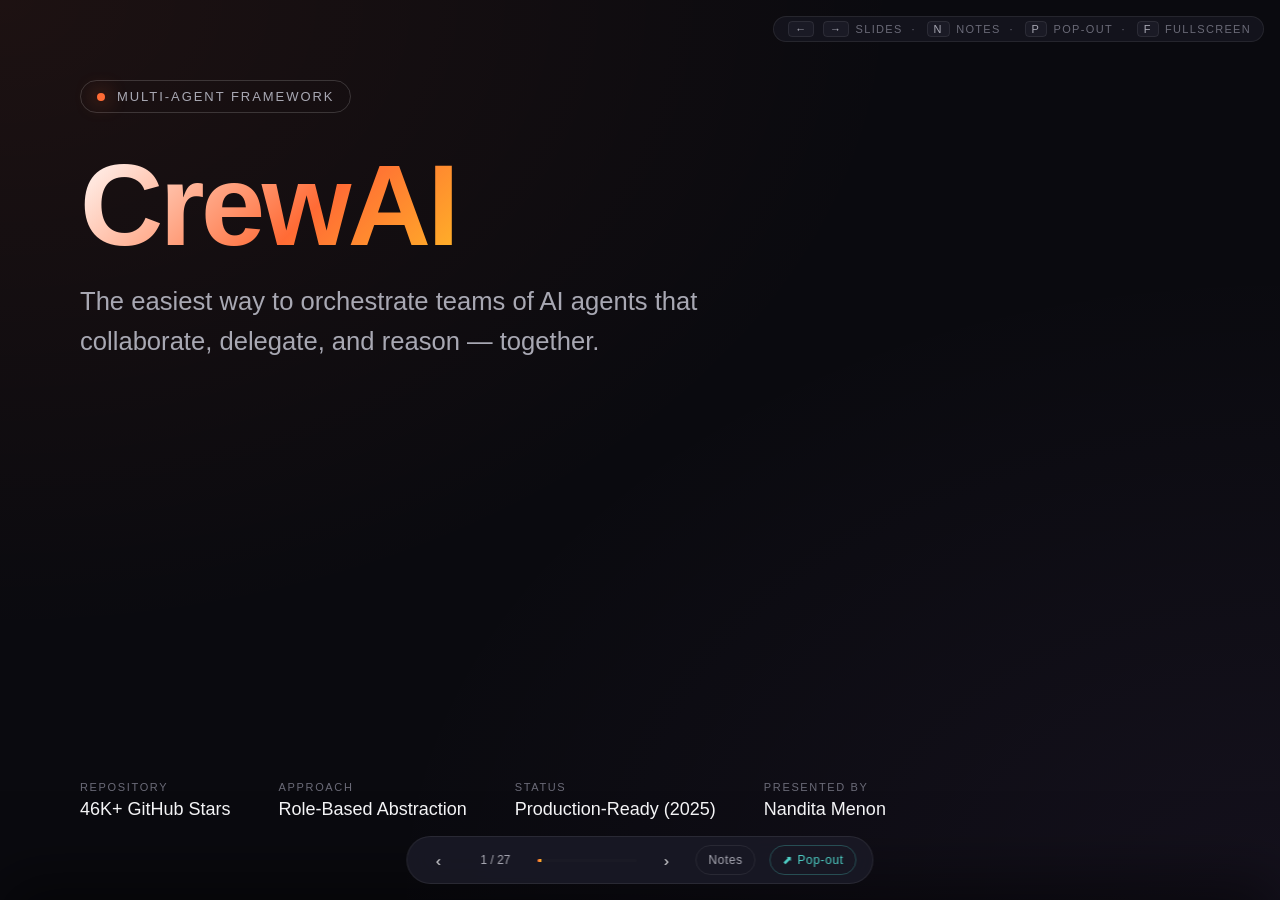
<file: presentation/crewai.html>
<!DOCTYPE html>
<html lang="en">
<head>
<meta charset="UTF-8" />
<meta name="viewport" content="width=device-width, initial-scale=1.0" />
<title>CrewAI — Multi-Agent Framework</title>
<style>
  :root {
    --bg-0: #0a0a0f;
    --bg-1: #12121a;
    --bg-2: #1a1a25;
    --ink: #f5f5f7;
    --ink-dim: #a8a8b3;
    --ink-faint: #6b6b78;
    --accent: #ff6b35;
    --accent-2: #ffb627;
    --accent-3: #4ecdc4;
    --accent-4: #c084fc;
    --line: rgba(255, 255, 255, 0.08);
    --line-strong: rgba(255, 255, 255, 0.16);
    --code-bg: #0d1117;
  }

  * { box-sizing: border-box; margin: 0; padding: 0; }

  html, body {
    width: 100%;
    height: 100%;
    overflow: hidden;
    background: var(--bg-0);
    color: var(--ink);
    font-family: -apple-system, BlinkMacSystemFont, 'Inter', 'Segoe UI', sans-serif;
    -webkit-font-smoothing: antialiased;
  }

  body {
    background:
      radial-gradient(ellipse at top left, rgba(255, 107, 53, 0.08), transparent 50%),
      radial-gradient(ellipse at bottom right, rgba(192, 132, 252, 0.06), transparent 50%),
      var(--bg-0);
  }

  .deck {
    position: relative;
    width: 100vw;
    height: 100vh;
    transition: height 0.3s ease;
  }
  body.notes-open .deck { height: 65vh; }

  .slide {
    position: absolute;
    top: 0; left: 0;
    width: 100%;
    height: 100%;
    padding: 50px 70px 90px;
    display: none;
    flex-direction: column;
    overflow-y: auto;
    animation: slideIn 0.5s cubic-bezier(0.16, 1, 0.3, 1);
  }

  .slide.active { display: flex; }

  @keyframes slideIn {
    from { opacity: 0; transform: translateY(20px); }
    to { opacity: 1; transform: translateY(0); }
  }

  /* HEADER */
  .slide-header {
    display: flex;
    justify-content: space-between;
    align-items: center;
    margin-bottom: 24px;
    padding-bottom: 14px;
    border-bottom: 1px solid var(--line);
  }
  .crumb {
    font-size: 12px;
    letter-spacing: 0.18em;
    text-transform: uppercase;
    color: var(--ink-faint);
  }
  .crumb .accent { color: var(--accent); }

  /* TYPOGRAPHY */
  h1 {
    font-size: clamp(48px, 6vw, 88px);
    font-weight: 800;
    letter-spacing: -0.03em;
    line-height: 1.05;
    margin-bottom: 20px;
    background: linear-gradient(135deg, #ffffff 0%, #a8a8b3 100%);
    -webkit-background-clip: text;
    background-clip: text;
    -webkit-text-fill-color: transparent;
  }
  h2 {
    font-size: clamp(30px, 3.6vw, 48px);
    font-weight: 700;
    letter-spacing: -0.02em;
    line-height: 1.1;
    margin-bottom: 18px;
  }
  h3 {
    font-size: 20px;
    font-weight: 600;
    margin-bottom: 10px;
  }
  p, li {
    font-size: 17px;
    line-height: 1.55;
    color: var(--ink-dim);
  }
  .lead {
    font-size: 22px;
    color: var(--ink);
    max-width: 900px;
    line-height: 1.4;
    margin-bottom: 8px;
  }
  strong { color: var(--ink); font-weight: 600; }
  .accent-text { color: var(--accent); }

  /* TITLE SLIDE */
  .title-slide {
    justify-content: center;
    align-items: flex-start;
    padding: 80px;
  }
  .title-slide .logo-mark {
    display: inline-flex;
    align-items: center;
    gap: 12px;
    padding: 8px 16px;
    border: 1px solid var(--line-strong);
    border-radius: 100px;
    font-size: 13px;
    letter-spacing: 0.15em;
    text-transform: uppercase;
    color: var(--ink-dim);
    margin-bottom: 32px;
  }
  .title-slide .logo-mark .dot {
    width: 8px; height: 8px;
    border-radius: 50%;
    background: var(--accent);
    box-shadow: 0 0 20px var(--accent);
  }
  .title-slide h1 {
    font-size: clamp(64px, 9vw, 140px);
    background: linear-gradient(135deg, #ffffff 0%, var(--accent) 60%, var(--accent-2) 100%);
    -webkit-background-clip: text;
    background-clip: text;
    -webkit-text-fill-color: transparent;
    margin-bottom: 16px;
  }
  .title-slide .subtitle {
    font-size: clamp(20px, 2vw, 28px);
    color: var(--ink-dim);
    max-width: 700px;
    margin-bottom: 48px;
  }
  .title-slide .meta {
    margin-top: auto;
    display: flex;
    gap: 48px;
    flex-wrap: wrap;
  }
  .meta-item .label {
    font-size: 11px;
    letter-spacing: 0.15em;
    text-transform: uppercase;
    color: var(--ink-faint);
    margin-bottom: 6px;
  }
  .meta-item .value {
    font-size: 18px;
    color: var(--ink);
    font-weight: 500;
  }

  /* GRID */
  .grid {
    display: grid;
    gap: 20px;
    margin-top: 20px;
  }
  .grid-2 { grid-template-columns: repeat(2, 1fr); }
  .grid-3 { grid-template-columns: repeat(3, 1fr); }
  .grid-4 { grid-template-columns: repeat(4, 1fr); }

  .card {
    background: var(--bg-1);
    border: 1px solid var(--line);
    border-radius: 14px;
    padding: 22px;
    transition: all 0.3s ease;
  }
  .card:hover {
    border-color: var(--line-strong);
    transform: translateY(-2px);
  }
  .card .icon {
    width: 40px; height: 40px;
    display: flex; align-items: center; justify-content: center;
    background: linear-gradient(135deg, var(--accent) 0%, var(--accent-2) 100%);
    border-radius: 10px;
    font-size: 20px;
    margin-bottom: 12px;
  }
  .card h3 { color: var(--ink); }
  .card p { font-size: 15px; }

  .card.alt .icon { background: linear-gradient(135deg, var(--accent-3) 0%, var(--accent-4) 100%); }
  .card.outline { background: transparent; }

  /* TYPE BLOCK */
  .type-block {
    background: var(--bg-1);
    border: 1px solid var(--line);
    border-left: 3px solid var(--accent);
    border-radius: 12px;
    padding: 20px 24px;
    margin-bottom: 14px;
  }
  .type-block .type-name {
    font-size: 18px;
    font-weight: 700;
    color: var(--ink);
    margin-bottom: 4px;
    display: flex;
    align-items: center;
    gap: 10px;
  }
  .type-block .type-name .badge {
    font-size: 10px;
    padding: 2px 8px;
    background: rgba(255, 107, 53, 0.15);
    color: var(--accent);
    border-radius: 4px;
    font-weight: 600;
    letter-spacing: 0.05em;
  }
  .type-block .type-desc {
    font-size: 14px;
    color: var(--ink-dim);
    line-height: 1.5;
  }
  .type-block .type-desc code {
    background: var(--bg-2);
    padding: 1px 6px;
    border-radius: 4px;
    color: var(--accent-3);
    font-size: 13px;
  }

  /* LISTS */
  ul.clean {
    list-style: none;
    padding: 0;
  }
  ul.clean li {
    padding: 12px 0;
    border-bottom: 1px solid var(--line);
    display: flex;
    gap: 16px;
    align-items: flex-start;
  }
  ul.clean li:last-child { border: none; }
  ul.clean .num {
    flex: 0 0 28px;
    height: 28px;
    border-radius: 50%;
    background: var(--bg-2);
    color: var(--accent);
    display: flex;
    align-items: center;
    justify-content: center;
    font-size: 13px;
    font-weight: 600;
  }

  /* CODE */
  pre {
    background: var(--code-bg);
    border: 1px solid var(--line);
    border-radius: 10px;
    padding: 18px 20px;
    overflow-x: auto;
    font-family: 'JetBrains Mono', 'SF Mono', Consolas, monospace;
    font-size: 13px;
    line-height: 1.55;
  }
  code { font-family: inherit; }
  .tok-kw { color: #ff7b72; }
  .tok-str { color: #a5d6ff; }
  .tok-fn { color: #d2a8ff; }
  .tok-com { color: #8b949e; font-style: italic; }
  .tok-cls { color: #ffa657; }
  .tok-var { color: #79c0ff; }

  /* DIAGRAM */
  .flow {
    display: flex;
    align-items: center;
    justify-content: space-around;
    gap: 12px;
    padding: 28px 20px;
    background: var(--bg-1);
    border: 1px solid var(--line);
    border-radius: 16px;
    margin-top: 20px;
    overflow-x: auto;
  }
  .flow-node {
    flex: 1;
    min-width: 130px;
    text-align: center;
    padding: 18px 14px;
    background: var(--bg-2);
    border: 1px solid var(--line-strong);
    border-radius: 12px;
  }
  .flow-node .role-tag {
    font-size: 10px;
    letter-spacing: 0.15em;
    text-transform: uppercase;
    color: var(--accent);
    margin-bottom: 8px;
  }
  .flow-node .name { font-size: 16px; font-weight: 600; color: var(--ink); margin-bottom: 4px; }
  .flow-node .desc { font-size: 12px; color: var(--ink-faint); line-height: 1.4; }
  .flow-arrow {
    flex: 0 0 auto;
    color: var(--accent);
    font-size: 24px;
    font-weight: 300;
  }

  /* TABLE */
  table {
    width: 100%;
    border-collapse: collapse;
    margin-top: 20px;
    background: var(--bg-1);
    border-radius: 10px;
    overflow: hidden;
    border: 1px solid var(--line);
  }
  th, td {
    padding: 12px 18px;
    text-align: left;
    border-bottom: 1px solid var(--line);
    font-size: 14px;
  }
  th {
    background: var(--bg-2);
    color: var(--ink);
    font-weight: 600;
    font-size: 12px;
    letter-spacing: 0.05em;
    text-transform: uppercase;
  }
  td { color: var(--ink-dim); }
  tr:last-child td { border: none; }
  td.highlight { color: var(--accent); font-weight: 600; }

  /* PROS / CONS */
  .compare {
    display: grid;
    grid-template-columns: 1fr 1fr;
    gap: 20px;
    margin-top: 20px;
  }
  .compare > div {
    padding: 24px;
    border-radius: 14px;
    border: 1px solid var(--line);
  }
  .pros { background: linear-gradient(135deg, rgba(78, 205, 196, 0.08), transparent); border-color: rgba(78, 205, 196, 0.25); }
  .cons { background: linear-gradient(135deg, rgba(255, 107, 53, 0.08), transparent); border-color: rgba(255, 107, 53, 0.25); }
  .compare h3 { display: flex; align-items: center; gap: 10px; }
  .compare ul { list-style: none; padding: 0; }
  .compare li { padding: 8px 0; border-bottom: 1px solid var(--line); font-size: 14px; }
  .compare li:last-child { border: none; }

  /* STATS */
  .stat-row {
    display: grid;
    grid-template-columns: repeat(4, 1fr);
    gap: 20px;
    margin-top: 24px;
  }
  .stat {
    padding: 22px;
    background: var(--bg-1);
    border: 1px solid var(--line);
    border-radius: 12px;
  }
  .stat .num {
    font-size: 40px;
    font-weight: 800;
    background: linear-gradient(135deg, var(--accent) 0%, var(--accent-2) 100%);
    -webkit-background-clip: text;
    background-clip: text;
    -webkit-text-fill-color: transparent;
    line-height: 1;
    margin-bottom: 8px;
  }
  .stat .label { font-size: 13px; color: var(--ink-dim); }

  /* NAV */
  .nav {
    position: fixed;
    bottom: 16px;
    left: 50%;
    transform: translateX(-50%);
    display: flex;
    align-items: center;
    gap: 14px;
    padding: 8px 16px;
    background: rgba(26, 26, 37, 0.92);
    backdrop-filter: blur(20px);
    -webkit-backdrop-filter: blur(20px);
    border: 1px solid var(--line);
    border-radius: 100px;
    z-index: 100;
  }
  body.notes-open .nav { bottom: calc(35vh + 16px); }
  .nav button {
    background: transparent;
    border: none;
    color: var(--ink);
    cursor: pointer;
    width: 30px; height: 30px;
    border-radius: 50%;
    font-size: 15px;
    transition: background 0.2s;
  }
  .nav button:hover { background: var(--bg-2); }
  .nav .counter {
    font-size: 12px;
    color: var(--ink-dim);
    font-variant-numeric: tabular-nums;
    min-width: 56px;
    text-align: center;
  }
  .nav .progress {
    width: 100px;
    height: 3px;
    background: var(--bg-2);
    border-radius: 2px;
    overflow: hidden;
  }
  .nav .progress-bar {
    height: 100%;
    background: linear-gradient(90deg, var(--accent), var(--accent-2));
    transition: width 0.3s ease;
  }
  .nav .notes-toggle, .nav .popout-btn {
    width: auto;
    padding: 0 12px;
    border-radius: 100px;
    font-size: 12px;
    letter-spacing: 0.05em;
    color: var(--ink-dim);
    border: 1px solid var(--line);
  }
  .nav .notes-toggle.active { color: var(--accent); border-color: var(--accent); }
  .nav .popout-btn { color: var(--accent-3); border-color: rgba(78, 205, 196, 0.3); }
  .nav .popout-btn:hover { background: rgba(78, 205, 196, 0.1); }

  /* POP-OUT NOTES WINDOW STYLES (loaded into the popup) */
  body.popout-mode .deck,
  body.popout-mode .nav,
  body.popout-mode .hint { display: none !important; }
  body.popout-mode .notes-panel {
    position: static;
    transform: none;
    height: 100vh;
    padding: 32px 48px;
    border-top: none;
    box-shadow: none;
  }
  body.popout-mode .notes-content { font-size: 17px; max-width: none; }
  body.popout-mode .notes-content p { font-size: 17px; line-height: 1.7; }
  body.popout-mode .notes-content .say { font-size: 18px; padding: 12px 18px; }
  .popout-header-bar {
    display: none;
    position: sticky;
    top: 0;
    background: var(--bg-1);
    padding: 14px 48px;
    margin: -32px -48px 24px;
    border-bottom: 2px solid var(--accent);
    z-index: 10;
  }
  body.popout-mode .popout-header-bar { display: flex; justify-content: space-between; align-items: center; }
  .popout-header-bar .pop-title { color: var(--accent); font-weight: 600; letter-spacing: 0.15em; text-transform: uppercase; font-size: 12px; }
  .popout-header-bar .pop-info { color: var(--ink-dim); font-size: 14px; }
  .popout-header-bar .pop-info kbd { background: var(--bg-2); padding: 2px 8px; border-radius: 4px; border: 1px solid var(--line); margin: 0 2px; }

  /* QUOTE */
  blockquote {
    font-size: 24px;
    line-height: 1.45;
    font-weight: 500;
    color: var(--ink);
    border-left: 3px solid var(--accent);
    padding-left: 28px;
    max-width: 900px;
    margin: 24px 0;
  }
  blockquote .attr {
    display: block;
    margin-top: 14px;
    font-size: 15px;
    color: var(--ink-faint);
    font-weight: 400;
  }

  /* HERO */
  .hero-final {
    justify-content: center;
    align-items: center;
    text-align: center;
  }
  .hero-final h1 {
    font-size: clamp(56px, 8vw, 120px);
    background: linear-gradient(135deg, var(--accent) 0%, var(--accent-2) 50%, var(--accent-4) 100%);
    -webkit-background-clip: text;
    background-clip: text;
    -webkit-text-fill-color: transparent;
  }

  /* HINT */
  .hint {
    position: fixed;
    top: 16px;
    right: 16px;
    font-size: 11px;
    letter-spacing: 0.12em;
    text-transform: uppercase;
    color: var(--ink-faint);
    z-index: 100;
    background: rgba(26, 26, 37, 0.6);
    padding: 6px 12px;
    border-radius: 100px;
    border: 1px solid var(--line);
  }
  .hint kbd {
    background: var(--bg-2);
    border: 1px solid var(--line);
    padding: 1px 6px;
    border-radius: 4px;
    font-family: inherit;
    color: var(--ink-dim);
    margin: 0 2px;
  }

  /* TAGS */
  .tag {
    display: inline-block;
    padding: 3px 9px;
    background: var(--bg-2);
    border: 1px solid var(--line);
    border-radius: 100px;
    font-size: 11px;
    color: var(--ink-dim);
    margin-right: 4px;
    margin-bottom: 4px;
  }
  .tag.accent { background: rgba(255, 107, 53, 0.1); border-color: var(--accent); color: var(--accent); }

  /* SPEAKER NOTES */
  .notes-panel {
    position: fixed;
    bottom: 0;
    left: 0;
    right: 0;
    height: 35vh;
    background: linear-gradient(180deg, var(--bg-1) 0%, var(--bg-0) 100%);
    border-top: 2px solid var(--accent);
    padding: 24px 60px;
    overflow-y: auto;
    transform: translateY(100%);
    transition: transform 0.3s cubic-bezier(0.16, 1, 0.3, 1);
    z-index: 90;
    box-shadow: 0 -20px 60px rgba(0, 0, 0, 0.5);
  }
  body.notes-open .notes-panel { transform: translateY(0); }

  .notes-header {
    display: flex;
    justify-content: space-between;
    align-items: center;
    margin-bottom: 14px;
    padding-bottom: 10px;
    border-bottom: 1px solid var(--line);
  }
  .notes-header .title {
    font-size: 11px;
    letter-spacing: 0.18em;
    text-transform: uppercase;
    color: var(--accent);
    font-weight: 600;
  }
  .notes-header .slide-info {
    font-size: 12px;
    color: var(--ink-faint);
  }
  .notes-content {
    font-size: 15px;
    line-height: 1.65;
    color: var(--ink);
    max-width: 1200px;
  }
  .notes-content p { color: var(--ink); margin-bottom: 10px; font-size: 15px; }
  .notes-content strong { color: var(--accent-2); }
  .notes-content em {
    color: var(--accent-3);
    font-style: normal;
    font-weight: 500;
  }
  .notes-content .say {
    background: rgba(255, 107, 53, 0.08);
    border-left: 2px solid var(--accent);
    padding: 8px 14px;
    margin: 8px 0;
    border-radius: 0 6px 6px 0;
    font-style: italic;
    color: var(--ink);
  }
  .notes-content .tip {
    display: inline-block;
    background: rgba(78, 205, 196, 0.1);
    border: 1px solid rgba(78, 205, 196, 0.3);
    padding: 4px 10px;
    border-radius: 6px;
    font-size: 13px;
    color: var(--accent-3);
    margin-top: 6px;
  }
</style>
</head>
<body>

<div class="hint">
  <kbd>←</kbd> <kbd>→</kbd> Slides &nbsp;·&nbsp; <kbd>N</kbd> Notes &nbsp;·&nbsp; <kbd>P</kbd> Pop-out &nbsp;·&nbsp; <kbd>F</kbd> Fullscreen
</div>

<div class="deck">

  <!-- 1. TITLE -->
  <section class="slide title-slide active" data-notes='
    <p><strong>Opening (60 seconds):</strong></p>
    <div class="say">"Today I want to introduce you to CrewAI — one of the most popular frameworks in the world right now for building AI systems where multiple agents work together as a team."</div>
    <p><em>Set context:</em> Mention that 2024-2025 has been called "the year of agents." Single-agent chatbots like ChatGPT are everywhere, but the real frontier is getting <strong>multiple AI agents to collaborate</strong> — and CrewAI makes that almost as easy as describing a real team.</p>
    <p><em>Hook:</em> "Imagine you could spin up a team of AI workers — a researcher, a writer, an editor — and just hand them a goal. That is what CrewAI does in about 30 lines of code."</p>
    <p><em>Roadmap:</em> Tell the audience: we will cover what CrewAI is, the 5 core building blocks, the different types of agents, tasks, and processes, then a live code example, and finally how it stacks up against other frameworks.</p>
  '>
    <div class="logo-mark"><span class="dot"></span> Multi-Agent Framework</div>
    <h1>CrewAI</h1>
    <p class="subtitle">The easiest way to orchestrate teams of AI agents that collaborate, delegate, and reason — together.</p>
    <div class="meta">
      <div class="meta-item"><div class="label">Repository</div><div class="value">46K+ GitHub Stars</div></div>
      <div class="meta-item"><div class="label">Approach</div><div class="value">Role-Based Abstraction</div></div>
      <div class="meta-item"><div class="label">Status</div><div class="value">Production-Ready (2025)</div></div>
      <div class="meta-item"><div class="label">Presented By</div><div class="value">Nandita Menon</div></div>
    </div>
  </section>

  <!-- 2. WHAT IS CREWAI -->
  <section class="slide" data-notes='
    <p><strong>The big idea (90 seconds):</strong></p>
    <div class="say">"CrewAI is a Python library that lets you create AI agents — but the special thing is, instead of one AI doing everything, you build a TEAM of specialized AIs that work together."</div>
    <p><em>The analogy that always lands:</em> Imagine you needed a research report. You could hire one person who is okay at everything — research, writing, editing — or you could hire a real <strong>team</strong>: a researcher who specializes in finding sources, a writer who specializes in clear prose, and an editor who catches mistakes. The team beats the generalist almost every time. CrewAI brings that idea to AI.</p>
    <p><em>Walk through the 3 cards:</em></p>
    <p><strong>Role-based:</strong> "You define each agent by who they ARE, not what they DO. That sounds small but it changes everything."</p>
    <p><strong>Collaborative:</strong> "Agents can hand work to each other, ask each other questions, even delegate. The framework handles the messaging."</p>
    <p><strong>High-level:</strong> "You write the team description, you do not write the orchestration code. CrewAI figures out who talks to who."</p>
    <span class="tip">Tip: pause here and ask: "How many of you have used ChatGPT? Now imagine four of them working as a team."</span>
  '>
    <div class="slide-header">
      <div class="crumb"><span class="accent">01</span> &nbsp;/ &nbsp; INTRODUCTION</div>
      <div class="crumb">CrewAI</div>
    </div>
    <h2>What is CrewAI?</h2>
    <p class="lead">An open-source Python framework for building <strong>collaborative AI agents</strong> that work together as a "crew" — each with a defined role, goal, and personality — to complete complex tasks.</p>

    <div class="grid grid-3" style="margin-top: 32px;">
      <div class="card">
        <div class="icon">👥</div>
        <h3>Role-Based</h3>
        <p>Agents are defined by who they are: a Researcher, a Writer, an Analyst — each with their own expertise and tools.</p>
      </div>
      <div class="card">
        <div class="icon">🤝</div>
        <h3>Collaborative</h3>
        <p>Agents communicate, delegate work to one another, and reach consensus — like a real team.</p>
      </div>
      <div class="card">
        <div class="icon">⚡</div>
        <h3>High-Level</h3>
        <p>You describe the team and the goal. The framework handles coordination and handoffs automatically.</p>
      </div>
    </div>
  </section>

  <!-- 3. WHY MULTI-AGENT -->
  <section class="slide" data-notes='
    <p><strong>The motivation (90 seconds):</strong></p>
    <div class="say">"Before we go deeper, let me answer the obvious question: why bother with a team of agents? Why not just use one really good AI?"</div>
    <p><em>The single-agent problem:</em> When you stuff one agent with too many responsibilities, the prompt becomes a mess. The AI loses focus. It is the same reason a one-person startup struggles to scale — too many hats, none worn well.</p>
    <p><em>Walk through the comparison side by side:</em> Read 2-3 from each column. Emphasize especially:</p>
    <ul class="clean" style="margin-top: 8px;">
      <li><span class="num">!</span><div><strong>"Quality degrades on multi-step problems"</strong> — this is well-documented. LLMs lose accuracy as the task gets longer.</div></li>
      <li><span class="num">!</span><div><strong>"Swap one agent without touching others"</strong> — this is the modular architecture argument. Just like microservices.</div></li>
    </ul>
    <p><em>Real-world hook:</em> "Companies like Deloitte and Accenture are using CrewAI for client deliverables. Why? Because dividing labor among specialists works for AI, just like it works for humans."</p>
  '>
    <div class="slide-header">
      <div class="crumb"><span class="accent">02</span> &nbsp;/ &nbsp; THE PROBLEM</div>
      <div class="crumb">Why Multiple Agents?</div>
    </div>
    <h2>Why not just one big LLM call?</h2>
    <p class="lead">A single agent doing everything has the same problem as a one-person company — too many roles, no specialization, weak quality.</p>

    <div class="compare" style="margin-top: 32px;">
      <div class="cons">
        <h3>❌ Single Agent</h3>
        <ul>
          <li>One generic prompt trying to do research, writing, and editing</li>
          <li>Long context window mixing unrelated info</li>
          <li>No specialization — jack of all trades</li>
          <li>Hard to swap a single capability</li>
          <li>Quality degrades on multi-step problems</li>
        </ul>
      </div>
      <div class="pros">
        <h3>✅ CrewAI Crew</h3>
        <ul>
          <li>Each agent focused on one role with the right tools</li>
          <li>Clean context per task, less noise</li>
          <li>Specialists deliver higher-quality output</li>
          <li>Swap one agent without touching others</li>
          <li>Mirrors how human teams actually work</li>
        </ul>
      </div>
    </div>
  </section>

  <!-- 4. CORE CONCEPTS OVERVIEW -->
  <section class="slide" data-notes='
    <p><strong>The map (60 seconds):</strong></p>
    <div class="say">"CrewAI has six core ideas. If you understand these six, you understand 95 percent of the framework. We are going to spend the next several slides going through each one in detail."</div>
    <p><em>Why this slide matters:</em> This is your <strong>roadmap slide</strong>. The audience needs to know the structure before you dive deep. Reference back to it often.</p>
    <p><em>Quick read-through:</em></p>
    <ul class="clean" style="margin-top: 6px;">
      <li><span class="num">1</span><div><strong>Agent</strong> = the worker</div></li>
      <li><span class="num">2</span><div><strong>Task</strong> = the assignment</div></li>
      <li><span class="num">3</span><div><strong>Crew</strong> = the team</div></li>
      <li><span class="num">4</span><div><strong>Tool</strong> = the equipment</div></li>
      <li><span class="num">5</span><div><strong>Process</strong> = the workflow</div></li>
      <li><span class="num">6</span><div><strong>Memory</strong> = the shared notebook</div></li>
    </ul>
    <p><em>Transition:</em> "Let me start with the most important one — the Agent."</p>
  '>
    <div class="slide-header">
      <div class="crumb"><span class="accent">03</span> &nbsp;/ &nbsp; CONCEPTS</div>
      <div class="crumb">The Six Building Blocks</div>
    </div>
    <h2>Six Core Concepts</h2>
    <p class="lead">Everything in CrewAI is one of these six things. Master the vocabulary, master the framework.</p>

    <div class="grid grid-3" style="margin-top: 24px;">
      <div class="card"><div class="icon">🤖</div><h3>Agent</h3><p>The AI worker — has a role, goal, backstory, and tools.</p></div>
      <div class="card alt"><div class="icon">📋</div><h3>Task</h3><p>An assignment given to an agent with expected output.</p></div>
      <div class="card"><div class="icon">👥</div><h3>Crew</h3><p>The team — agents + tasks + a process to follow.</p></div>
      <div class="card alt"><div class="icon">🔧</div><h3>Tool</h3><p>A capability — search, files, APIs, custom Python.</p></div>
      <div class="card"><div class="icon">🔄</div><h3>Process</h3><p>The workflow — sequential or hierarchical execution.</p></div>
      <div class="card alt"><div class="icon">🧠</div><h3>Memory</h3><p>Shared knowledge across agents and turns.</p></div>
    </div>

    <p style="margin-top: 24px; color: var(--ink-faint); font-size: 15px;">→ Next slides: a deep dive into each one.</p>
  </section>

  <!-- 5. AGENT DEEP DIVE -->
  <section class="slide" data-notes='
    <p><strong>The Agent — the most important concept (3 minutes):</strong></p>
    <div class="say">"An Agent in CrewAI is an AI worker. But unlike a generic chatbot, an agent has personality, expertise, and a job description."</div>
    <p><em>Walk through each of the 5 components:</em></p>
    <p><strong>1. Role</strong> — "This is the job title. Senior Data Analyst. Lead Editor. The role frames how the agent thinks. An agent told it is a Senior Analyst will reason like an analyst — looking for patterns, asking critical questions."</p>
    <p><strong>2. Goal</strong> — "This is what success looks like for THIS agent specifically. Not the overall project goal — the agent goal. Be specific."</p>
    <p><strong>3. Backstory</strong> — "This is the secret sauce. A backstory like ‘You are a former Wall Street analyst with 15 years experience’ pushes the model into a specific persona. It dramatically improves output quality. It sounds silly, but it works."</p>
    <p><strong>4. Tools</strong> — "What capabilities does this agent have? Web search? File reading? An API? Tools turn an agent from a thinker into a doer."</p>
    <p><strong>5. LLM</strong> — "Which AI model powers this agent? You can mix and match — use GPT-4o for the smart agent and a cheaper model for simpler ones."</p>
    <span class="tip">Tip: highlight that <code>allow_delegation=True</code> lets this agent ask OTHER agents for help — a powerful but advanced feature.</span>
  '>
    <div class="slide-header">
      <div class="crumb"><span class="accent">04</span> &nbsp;/ &nbsp; AGENT</div>
      <div class="crumb">Deep Dive</div>
    </div>
    <h2>The Agent — Anatomy</h2>
    <p class="lead">An Agent is an AI worker. Five fields define everything about how it thinks and behaves.</p>

    <div style="margin-top: 20px;">
      <div class="type-block">
        <div class="type-name">role <span class="badge">REQUIRED</span></div>
        <div class="type-desc">The job title. Frames the agent's perspective. <code>"Senior Research Analyst"</code> reasons differently than <code>"Junior Intern"</code>.</div>
      </div>
      <div class="type-block">
        <div class="type-name">goal <span class="badge">REQUIRED</span></div>
        <div class="type-desc">The agent's specific objective — what success looks like for THIS agent. Use <code>{variables}</code> to inject runtime context.</div>
      </div>
      <div class="type-block">
        <div class="type-name">backstory <span class="badge">REQUIRED</span></div>
        <div class="type-desc">The persona — past experience, expertise, voice. Sounds silly, dramatically improves output quality by anchoring the LLM in a character.</div>
      </div>
      <div class="type-block">
        <div class="type-name">tools <span class="badge">OPTIONAL</span></div>
        <div class="type-desc">A list of tools the agent can call. Without tools, the agent can only think. With tools, it can search, read, write, compute.</div>
      </div>
      <div class="type-block">
        <div class="type-name">llm / allow_delegation / max_iter <span class="badge">CONFIG</span></div>
        <div class="type-desc">Which model powers it (<code>gpt-4o</code>, <code>claude-sonnet-4-6</code>, etc.), whether it can ask other agents for help, and how many tool-call loops are allowed.</div>
      </div>
    </div>
  </section>

  <!-- 6. AGENT TYPES -->
  <section class="slide" data-notes='
    <p><strong>Common agent patterns (90 seconds):</strong></p>
    <div class="say">"Once you have built a few crews, you start to notice the same kinds of agents showing up. There are roughly five canonical agent types you will encounter again and again."</div>
    <p><em>Briefly characterize each:</em></p>
    <p><strong>Specialist</strong> — "The most common. A Researcher. A Writer. Does ONE thing well. Most of your agents will be specialists."</p>
    <p><strong>Manager</strong> — "Used in hierarchical mode. Delegates work, evaluates output. Powerful but unpredictable."</p>
    <p><strong>Validator / Critic</strong> — "Checks work for accuracy. ‘Is this fact actually correct?’ Often added at the end of a pipeline."</p>
    <p><strong>Synthesizer</strong> — "Combines outputs from multiple agents into a final deliverable. Often the last agent in the chain."</p>
    <p><strong>Generalist</strong> — "Use sparingly. The fallback for tasks that do not fit a specialist."</p>
    <span class="tip">Tip: "If you find yourself building a generalist agent, ask if you should split it into two specialists instead."</span>
  '>
    <div class="slide-header">
      <div class="crumb"><span class="accent">05</span> &nbsp;/ &nbsp; AGENT TYPES</div>
      <div class="crumb">Common Patterns</div>
    </div>
    <h2>Five Common Agent Types</h2>
    <p class="lead">Patterns that appear in nearly every multi-agent system.</p>

    <div class="grid grid-2" style="margin-top: 20px;">
      <div class="card">
        <div class="icon">🔬</div>
        <h3>Specialist Agent</h3>
        <p>Does one thing well. The Researcher, the Writer, the SQL Analyst. Most agents you build will be specialists.</p>
        <div style="margin-top: 8px;"><span class="tag">Most common</span></div>
      </div>
      <div class="card alt">
        <div class="icon">👔</div>
        <h3>Manager Agent</h3>
        <p>Used in hierarchical processes. Receives the goal, breaks it into sub-tasks, delegates, evaluates outputs.</p>
        <div style="margin-top: 8px;"><span class="tag">Hierarchical mode</span></div>
      </div>
      <div class="card">
        <div class="icon">✅</div>
        <h3>Validator / Critic</h3>
        <p>Reviews another agent's output for accuracy, tone, or compliance. Often added as the final step in a pipeline.</p>
        <div style="margin-top: 8px;"><span class="tag">Quality control</span></div>
      </div>
      <div class="card alt">
        <div class="icon">🧩</div>
        <h3>Synthesizer Agent</h3>
        <p>Aggregates outputs from multiple parallel agents into a single deliverable. Common in research pipelines.</p>
        <div style="margin-top: 8px;"><span class="tag">Aggregation</span></div>
      </div>
      <div class="card" style="grid-column: span 2;">
        <div class="icon">🛠️</div>
        <h3>Generalist Agent</h3>
        <p>Handles miscellaneous work that does not fit a specialist. Use sparingly — when you reach for a generalist, consider splitting the role into two specialists instead.</p>
        <div style="margin-top: 8px;"><span class="tag">Use rarely</span></div>
      </div>
    </div>
  </section>

  <!-- 7. AGENT CODE -->
  <section class="slide" data-notes='
    <p><strong>From theory to code (90 seconds):</strong></p>
    <div class="say">"Here is what an agent looks like in actual Python. Notice how readable it is — almost like writing a job description."</div>
    <p><em>Walk through the code:</em></p>
    <p><strong>Lines 3-4:</strong> "We import Agent from crewai and define our researcher."</p>
    <p><strong>The role:</strong> "Senior AI Research Analyst — short, specific."</p>
    <p><strong>The goal:</strong> "Notice the curly braces — that is template syntax. We pass in the topic at runtime."</p>
    <p><strong>The backstory:</strong> "Read this carefully — it is doing a lot of work. ‘Renowned analyst with a knack for spotting patterns.’ This is invisible to the end user but the LLM uses it to take on the persona."</p>
    <p><strong>Tools:</strong> "search_tool and scrape_tool — this agent can search the web and read pages."</p>
    <p><strong>verbose=True:</strong> "Crucial for development — prints out every thought and tool call. Turn off in production."</p>
    <span class="tip">Tip: emphasize that this whole agent definition is about 10 lines, but it is a fully functional AI worker.</span>
  '>
    <div class="slide-header">
      <div class="crumb"><span class="accent">06</span> &nbsp;/ &nbsp; AGENT</div>
      <div class="crumb">In Code</div>
    </div>
    <h2>Defining an Agent in Python</h2>

    <pre style="margin-top: 20px;"><code><span class="tok-kw">from</span> crewai <span class="tok-kw">import</span> Agent

researcher = <span class="tok-cls">Agent</span>(
    role=<span class="tok-str">"Senior AI Research Analyst"</span>,
    goal=<span class="tok-str">"Uncover cutting-edge trends in {topic}"</span>,
    backstory=<span class="tok-str">"""You are a renowned analyst with a knack
        for spotting emerging patterns. Known for your
        ability to dissect complex data and present clear,
        actionable insights."""</span>,
    tools=[search_tool, scrape_tool],
    llm=<span class="tok-str">"gpt-4o"</span>,
    verbose=<span class="tok-kw">True</span>,             <span class="tok-com"># prints reasoning during dev</span>
    allow_delegation=<span class="tok-kw">True</span>,    <span class="tok-com"># can ask other agents for help</span>
    max_iter=<span class="tok-var">15</span>,              <span class="tok-com"># cap on tool-call loops</span>
)</code></pre>

    <p style="margin-top: 16px; color: var(--ink-faint); font-size: 15px;">💡 The <strong>role + goal + backstory</strong> trio is compiled into a system prompt. That is why writing them well matters more than any other configuration.</p>
  </section>

  <!-- 8. TASK DEEP DIVE -->
  <section class="slide" data-notes='
    <p><strong>The Task — what an agent actually does (2 minutes):</strong></p>
    <div class="say">"If an Agent is the worker, a Task is their assignment. A task is the unit of work in CrewAI."</div>
    <p><em>Why tasks matter:</em> "An agent without a task does nothing. The task is what activates the agent."</p>
    <p><em>Walk through the fields:</em></p>
    <p><strong>description:</strong> "What needs to be done. Clear, specific, with success criteria. ‘Research X’ is bad. ‘Research X and provide 5 sources with citations’ is good."</p>
    <p><strong>expected_output:</strong> "This is huge. CrewAI uses this to validate that the task is complete. Without a clear expected_output, the agent will loop forever or stop too early."</p>
    <p><strong>agent:</strong> "Which agent owns this task. Each task has exactly one owner."</p>
    <p><strong>context:</strong> "Other tasks whose outputs feed into this one. This is how data flows between agents."</p>
    <p><strong>tools:</strong> "You can give a task its own tools — overrides the agent's default tools just for this task."</p>
    <p><strong>output_file:</strong> "Save the result to disk automatically. Useful for pipelines."</p>
  '>
    <div class="slide-header">
      <div class="crumb"><span class="accent">07</span> &nbsp;/ &nbsp; TASK</div>
      <div class="crumb">Deep Dive</div>
    </div>
    <h2>The Task — Anatomy</h2>
    <p class="lead">A Task is a unit of work assigned to one agent. The framework executes tasks in order, passing outputs between them.</p>

    <div style="margin-top: 20px;">
      <div class="type-block">
        <div class="type-name">description <span class="badge">REQUIRED</span></div>
        <div class="type-desc">What the agent must do. Be specific. Bad: <code>"Research X"</code>. Good: <code>"Research X and find 5 verified sources with publication dates."</code></div>
      </div>
      <div class="type-block">
        <div class="type-name">expected_output <span class="badge">REQUIRED</span></div>
        <div class="type-desc">The format and shape of the result. CrewAI uses this to validate completion. Vague expected outputs cause infinite loops.</div>
      </div>
      <div class="type-block">
        <div class="type-name">agent <span class="badge">REQUIRED</span></div>
        <div class="type-desc">Which agent owns this task. One task = one owner. (In hierarchical mode, the manager assigns dynamically.)</div>
      </div>
      <div class="type-block">
        <div class="type-name">context <span class="badge">OPTIONAL</span></div>
        <div class="type-desc">A list of <em>other tasks</em> whose outputs become input to this task. This is how data flows through the crew.</div>
      </div>
      <div class="type-block">
        <div class="type-name">output_file / output_pydantic / output_json <span class="badge">OPTIONAL</span></div>
        <div class="type-desc">Persist the output to disk, validate it against a Pydantic model, or parse as JSON for structured downstream use.</div>
      </div>
    </div>
  </section>

  <!-- 9. TASK TYPES -->
  <section class="slide" data-notes='
    <p><strong>Task patterns (90 seconds):</strong></p>
    <div class="say">"Tasks come in different flavors depending on how they fit into the workflow. Knowing these patterns helps you design crews that actually work."</div>
    <p><em>Walk through each:</em></p>
    <p><strong>Sequential Task</strong> — "Default. Runs after the previous one. Output of A is context for B."</p>
    <p><strong>Contextual Task</strong> — "Receives output from one or MORE earlier tasks (not necessarily the immediately previous one). Powerful for branching workflows."</p>
    <p><strong>Async Task</strong> — "Runs in parallel with other async tasks. Big speedup for independent work — like searching 5 different databases at once."</p>
    <p><strong>Conditional Task</strong> — "Only runs IF a condition is met. Skip the editor if the writer's draft is already perfect."</p>
    <p><strong>Human-in-the-loop Task</strong> — "Pauses to ask a human for input or approval before continuing. Critical for high-stakes workflows."</p>
    <span class="tip">Tip: "Most prototypes start sequential. Async and conditional come into play once you optimize."</span>
  '>
    <div class="slide-header">
      <div class="crumb"><span class="accent">08</span> &nbsp;/ &nbsp; TASK TYPES</div>
      <div class="crumb">Workflow Patterns</div>
    </div>
    <h2>Five Types of Tasks</h2>
    <p class="lead">CrewAI supports several task patterns to fit how real workflows actually run.</p>

    <div style="margin-top: 20px;">
      <div class="type-block">
        <div class="type-name">Sequential Task <span class="badge">DEFAULT</span></div>
        <div class="type-desc">Runs after the previous task. Output of task N becomes context for task N+1. Easiest to reason about.</div>
      </div>
      <div class="type-block">
        <div class="type-name">Contextual Task</div>
        <div class="type-desc">Receives outputs from <em>multiple specific earlier tasks</em> via the <code>context=[task_a, task_b]</code> parameter. Enables non-linear flows.</div>
      </div>
      <div class="type-block">
        <div class="type-name">Async Task</div>
        <div class="type-desc">Set <code>async_execution=True</code>. Runs in parallel with other async tasks. Massive speedup for independent work.</div>
      </div>
      <div class="type-block">
        <div class="type-name">Conditional Task</div>
        <div class="type-desc">Wrapped in <code>ConditionalTask(condition=fn, ...)</code>. Skipped if the condition function returns False. Used for branching logic.</div>
      </div>
      <div class="type-block">
        <div class="type-name">Human-in-the-Loop Task</div>
        <div class="type-desc">Set <code>human_input=True</code>. Pauses execution to ask a human for review or approval before continuing.</div>
      </div>
    </div>
  </section>

  <!-- 10. CREW -->
  <section class="slide" data-notes='
    <p><strong>The Crew — assembly (60 seconds):</strong></p>
    <div class="say">"The Crew is where everything comes together. It is just three things: a list of agents, a list of tasks, and the process that runs them."</div>
    <p><em>Walk through the code:</em></p>
    <p><strong>agents=[...]:</strong> "Every agent that might participate."</p>
    <p><strong>tasks=[...]:</strong> "Every task to be done, in order if sequential."</p>
    <p><strong>process=:</strong> "The execution strategy — sequential or hierarchical."</p>
    <p><strong>memory=True:</strong> "Optional shared memory across the crew."</p>
    <p><strong>kickoff():</strong> "This is the trigger. Pass in inputs, the crew runs end-to-end, you get the final output back."</p>
    <p><em>Big takeaway:</em> "The Crew is essentially a configuration object. The framework reads it and runs your team. You don't write orchestration code — you describe a team."</p>
  '>
    <div class="slide-header">
      <div class="crumb"><span class="accent">09</span> &nbsp;/ &nbsp; CREW</div>
      <div class="crumb">Assembly</div>
    </div>
    <h2>The Crew — Putting It Together</h2>
    <p class="lead">A Crew is the team itself. It binds agents, tasks, and a process into one runnable unit.</p>

    <pre style="margin-top: 20px;"><code><span class="tok-kw">from</span> crewai <span class="tok-kw">import</span> Crew, Process

crew = <span class="tok-cls">Crew</span>(
    agents=[researcher, writer, editor],         <span class="tok-com"># the team</span>
    tasks=[research_task, write_task, edit_task], <span class="tok-com"># the work</span>
    process=Process.sequential,                  <span class="tok-com"># execution strategy</span>
    memory=<span class="tok-kw">True</span>,                                <span class="tok-com"># shared memory</span>
    verbose=<span class="tok-kw">True</span>,                               <span class="tok-com"># log everything</span>
    cache=<span class="tok-kw">True</span>,                                 <span class="tok-com"># cache tool results</span>
)

<span class="tok-com"># Trigger the crew</span>
result = crew.<span class="tok-fn">kickoff</span>(inputs={<span class="tok-str">"topic"</span>: <span class="tok-str">"agentic AI in 2026"</span>})

<span class="tok-fn">print</span>(result.raw)        <span class="tok-com"># final string output</span>
<span class="tok-fn">print</span>(result.tasks_output)   <span class="tok-com"># every task's output</span></code></pre>

    <p style="margin-top: 16px; color: var(--ink-faint); font-size: 15px;">💡 You don't write orchestration logic — you <strong>describe</strong> a team and the framework runs it.</p>
  </section>

  <!-- 11. PROCESS TYPES -->
  <section class="slide" data-notes='
    <p><strong>How the crew executes (2 minutes):</strong></p>
    <div class="say">"There are three ways a crew can execute. Picking the right one is one of the biggest design decisions you'll make."</div>
    <p><em>Walk through each in detail:</em></p>
    <p><strong>1. Sequential</strong> — "Assembly line. Task 1, then Task 2, then Task 3. The output of each step feeds the next. This is what you should use 90 percent of the time. Predictable, debuggable, cheap."</p>
    <p><strong>2. Hierarchical</strong> — "There is a manager agent at the top who decides which worker handles which task at runtime. More flexible, but the manager can hallucinate sub-tasks or get into loops. Use only when the workflow truly cannot be predetermined."</p>
    <p><strong>3. Consensual (preview)</strong> — "Still being developed. Agents discuss and reach agreement before producing output. Like a meeting. Promising but not production-ready."</p>
    <p><em>The pragmatic answer:</em> "Start sequential. Move to hierarchical only when sequential cannot model your problem."</p>
    <span class="tip">Tip: "Hierarchical mode often costs 3-5x more in tokens because the manager and workers all communicate."</span>
  '>
    <div class="slide-header">
      <div class="crumb"><span class="accent">10</span> &nbsp;/ &nbsp; PROCESS TYPES</div>
      <div class="crumb">Execution Strategies</div>
    </div>
    <h2>Three Process Types</h2>

    <div style="margin-top: 20px;">
      <div class="type-block">
        <div class="type-name">Process.sequential <span class="badge">DEFAULT · USE 90% OF THE TIME</span></div>
        <div class="type-desc">Tasks run in order. Output of each task is context for the next. Predictable, cheap, easy to debug. Think: assembly line.</div>
      </div>
      <div class="type-block">
        <div class="type-name">Process.hierarchical <span class="badge">FLEXIBLE · MORE EXPENSIVE</span></div>
        <div class="type-desc">A manager agent receives the goal and dynamically delegates tasks to workers. Powerful for open-ended problems but harder to control. Costs 3-5x more in tokens.</div>
      </div>
      <div class="type-block">
        <div class="type-name">Process.consensual <span class="badge">PREVIEW</span></div>
        <div class="type-desc">Agents discuss and converge on a shared answer (like a meeting). Still in development — not yet production-recommended.</div>
      </div>
    </div>

    <table style="margin-top: 20px;">
      <thead>
        <tr><th>Aspect</th><th>Sequential</th><th>Hierarchical</th></tr>
      </thead>
      <tbody>
        <tr><td>Predictability</td><td class="highlight">High</td><td>Medium</td></tr>
        <tr><td>Flexibility</td><td>Low</td><td class="highlight">High</td></tr>
        <tr><td>Token cost</td><td class="highlight">Low</td><td>High</td></tr>
        <tr><td>Best for</td><td>Pipelines, content workflows</td><td>Open-ended, dynamic teams</td></tr>
      </tbody>
    </table>
  </section>

  <!-- 12. EXECUTION FLOW -->
  <section class="slide" data-notes='
    <p><strong>Visualizing execution (60 seconds):</strong></p>
    <div class="say">"Here is what happens visually when you run a sequential crew. Trace through it with the audience."</div>
    <p><em>Walk through the diagram from left to right:</em></p>
    <p>"User provides a topic — say, ‘agentic AI in 2026.’ The Researcher activates first. It searches the web, finds sources, summarizes. That summary becomes input to the Writer, who drafts an article. The draft goes to the Editor, who polishes it. Final output: a complete, edited article."</p>
    <p><em>Key insight:</em> "Each agent only sees what it needs. The Editor doesn't see raw search results — it sees the Writer's draft. Clean context per agent."</p>
    <p><em>Compare:</em> "If a single agent did all this, it would have raw research + half-drafted article + editing instructions all in one prompt. Way messier."</p>
  '>
    <div class="slide-header">
      <div class="crumb"><span class="accent">11</span> &nbsp;/ &nbsp; EXECUTION</div>
      <div class="crumb">Sequential Flow</div>
    </div>
    <h2>How a Sequential Crew Executes</h2>
    <p class="lead">Each agent's output becomes the next agent's context. Like an assembly line — every worker can also use tools and delegate.</p>

    <div class="flow">
      <div class="flow-node">
        <div class="role-tag">Input</div>
        <div class="name">Topic</div>
        <div class="desc">User goal</div>
      </div>
      <div class="flow-arrow">→</div>
      <div class="flow-node">
        <div class="role-tag">Agent 1</div>
        <div class="name">Researcher</div>
        <div class="desc">Searches, cites</div>
      </div>
      <div class="flow-arrow">→</div>
      <div class="flow-node">
        <div class="role-tag">Agent 2</div>
        <div class="name">Writer</div>
        <div class="desc">Drafts article</div>
      </div>
      <div class="flow-arrow">→</div>
      <div class="flow-node">
        <div class="role-tag">Agent 3</div>
        <div class="name">Editor</div>
        <div class="desc">Polishes</div>
      </div>
      <div class="flow-arrow">→</div>
      <div class="flow-node">
        <div class="role-tag">Output</div>
        <div class="name">Article</div>
        <div class="desc">Deliverable</div>
      </div>
    </div>

    <p style="margin-top: 24px; color: var(--ink-faint); font-size: 15px;">💡 Each agent only sees what it needs. The Editor never sees raw search results — only the Writer's draft. Clean context = better quality.</p>
  </section>

  <!-- 13. TOOLS DEEP DIVE -->
  <section class="slide" data-notes='
    <p><strong>Tools — agents with hands (90 seconds):</strong></p>
    <div class="say">"An LLM by itself can only generate text. It cannot search the web, read your files, or call your APIs. Tools are how agents take action in the real world."</div>
    <p><em>Walk through the tool categories:</em></p>
    <p><strong>Search Tools:</strong> "SerperDev (Google), Tavily, Bing — get fresh information from the web."</p>
    <p><strong>Web Tools:</strong> "Scrape pages, query specific URLs, extract data from HTML."</p>
    <p><strong>File Tools:</strong> "Read, write, search across your local filesystem."</p>
    <p><strong>Data Tools:</strong> "Parse CSV, JSON, query SQL databases."</p>
    <p><strong>Code Tools:</strong> "CodeInterpreter runs Python in a sandbox — agent can do calculations, generate charts."</p>
    <p><strong>MCP Tools:</strong> "New in 2025 — connect to ANY MCP server. This is huge — Anthropic's standard for tools."</p>
    <p><strong>RAG Tools:</strong> "Vector store search — give agents access to your docs, your codebase."</p>
    <p><strong>Custom @tool:</strong> "Wrap any Python function with the @tool decorator. Now your agent can call it."</p>
    <span class="tip">Tip: show the bottom code example. Three lines and you have a custom stock-price tool.</span>
  '>
    <div class="slide-header">
      <div class="crumb"><span class="accent">12</span> &nbsp;/ &nbsp; TOOLS</div>
      <div class="crumb">Agents With Hands</div>
    </div>
    <h2>Tools — Eight Categories</h2>
    <p class="lead">An LLM alone can only think. Tools let agents <strong>act</strong> — search, read, write, compute, integrate.</p>

    <div class="grid grid-4" style="margin-top: 20px;">
      <div class="card"><div class="icon">🔍</div><h3>Search</h3><p>SerperDev, Tavily — Google &amp; web search.</p></div>
      <div class="card alt"><div class="icon">🌐</div><h3>Web</h3><p>Scrape, browse URLs, extract DOM data.</p></div>
      <div class="card"><div class="icon">📁</div><h3>File</h3><p>Read / write local files; directory search.</p></div>
      <div class="card alt"><div class="icon">📊</div><h3>Data</h3><p>CSV, JSON, SQL parsers and queries.</p></div>
      <div class="card"><div class="icon">🐍</div><h3>Code</h3><p>CodeInterpreter — run Python sandboxed.</p></div>
      <div class="card alt"><div class="icon">🔌</div><h3>MCP</h3><p>Native MCP server support (added 2025).</p></div>
      <div class="card"><div class="icon">📚</div><h3>RAG</h3><p>Vector store retrieval over your docs.</p></div>
      <div class="card alt"><div class="icon">⚙️</div><h3>Custom</h3><p>Wrap any Python fn with <code>@tool</code>.</p></div>
    </div>

    <pre style="margin-top: 20px;"><code><span class="tok-kw">from</span> crewai.tools <span class="tok-kw">import</span> tool

<span class="tok-com">@tool(<span class="tok-str">"Stock Price Lookup"</span>)</span>
<span class="tok-kw">def</span> <span class="tok-fn">get_price</span>(ticker: <span class="tok-cls">str</span>) -> <span class="tok-cls">float</span>:
    <span class="tok-str">"""Return the latest closing price for a given ticker symbol."""</span>
    <span class="tok-kw">return</span> yfinance.<span class="tok-fn">Ticker</span>(ticker).history(period=<span class="tok-str">"1d"</span>)[<span class="tok-str">"Close"</span>][-<span class="tok-var">1</span>]</code></pre>
  </section>

  <!-- 14. MEMORY TYPES -->
  <section class="slide" data-notes='
    <p><strong>Memory — making agents stateful (90 seconds):</strong></p>
    <div class="say">"By default, every task an agent runs is independent — no memory of past runs. CrewAI offers four types of memory to give agents persistent context."</div>
    <p><em>Walk through each:</em></p>
    <p><strong>Short-term memory</strong> — "Lasts for the duration of the current crew run. Gets shared between agents in the same kickoff. Good for: ‘what did the researcher find?' ‘what tone did the writer use?'"</p>
    <p><strong>Long-term memory</strong> — "Persists across multiple kickoffs. Stored in a vector database. Good for: ‘what did this user ask last week?' Used in chat-style applications."</p>
    <p><strong>Entity memory</strong> — "Tracks people, places, organizations mentioned across runs. ‘Tesla was discussed in 3 previous reports.' Powerful for relationship reasoning."</p>
    <p><strong>Contextual memory</strong> — "Combines all three above and serves the most relevant context to the current task. The default when you set memory=True."</p>
    <span class="tip">Tip: "Most prototypes do not need long-term memory. Start with short-term only."</span>
  '>
    <div class="slide-header">
      <div class="crumb"><span class="accent">13</span> &nbsp;/ &nbsp; MEMORY TYPES</div>
      <div class="crumb">Persistent Context</div>
    </div>
    <h2>Four Types of Memory</h2>
    <p class="lead">By default, agents are stateless. Memory gives them context that persists across tasks and runs.</p>

    <div style="margin-top: 20px;">
      <div class="type-block">
        <div class="type-name">Short-Term Memory <span class="badge">DEFAULT</span></div>
        <div class="type-desc">Lives for the duration of one crew run. Shared between all agents in the same <code>kickoff()</code>. Great for "what did the researcher just find?"</div>
      </div>
      <div class="type-block">
        <div class="type-name">Long-Term Memory</div>
        <div class="type-desc">Persists across multiple crew runs. Stored in a vector database. Used for chat-style applications where context spans sessions.</div>
      </div>
      <div class="type-block">
        <div class="type-name">Entity Memory</div>
        <div class="type-desc">Tracks people, organizations, places, and things mentioned across runs. Enables relationship reasoning ("Tesla was discussed in 3 prior reports").</div>
      </div>
      <div class="type-block">
        <div class="type-name">Contextual Memory <span class="badge">RECOMMENDED</span></div>
        <div class="type-desc">Combines all three above and serves the most relevant context to the current task automatically. Enabled when you set <code>memory=True</code>.</div>
      </div>
    </div>
  </section>

  <!-- 15. FULL EXAMPLE -->
  <section class="slide" data-notes='
    <p><strong>Putting it all together (2 minutes):</strong></p>
    <div class="say">"Here is a complete, working CrewAI application — about 30 lines of code. Read it line by line with me."</div>
    <p><em>Walk through it:</em></p>
    <p><strong>Step 1 — Define agents:</strong> "Three agents: Researcher, Writer, Editor. Each has its own role and goal."</p>
    <p><strong>Step 2 — Define tasks:</strong> "Two tasks. Notice the second task has <code>context=[research_task]</code> — it consumes the first task's output."</p>
    <p><strong>Step 3 — Assemble the crew:</strong> "Bind agents and tasks. Set process to sequential."</p>
    <p><strong>Step 4 — Kickoff:</strong> "Pass in the topic. The crew runs end-to-end. Returns the final article."</p>
    <p><em>Big idea:</em> "Look at this code. There is no orchestration logic. No threading. No queue management. You described what you wanted, and the framework executed it."</p>
    <span class="tip">Tip: this slide is the climax. Pause for questions before moving on.</span>
  '>
    <div class="slide-header">
      <div class="crumb"><span class="accent">14</span> &nbsp;/ &nbsp; EXAMPLE</div>
      <div class="crumb">Complete Crew</div>
    </div>
    <h2>A Complete Crew in 30 Lines</h2>

    <pre style="margin-top: 20px;"><code><span class="tok-kw">from</span> crewai <span class="tok-kw">import</span> Agent, Task, Crew, Process

<span class="tok-com"># 1. Define agents</span>
researcher = <span class="tok-cls">Agent</span>(role=<span class="tok-str">"Researcher"</span>, goal=<span class="tok-str">"Find facts on {topic}"</span>, backstory=<span class="tok-str">"..."</span>)
writer     = <span class="tok-cls">Agent</span>(role=<span class="tok-str">"Writer"</span>,     goal=<span class="tok-str">"Draft an engaging article"</span>, backstory=<span class="tok-str">"..."</span>)
editor     = <span class="tok-cls">Agent</span>(role=<span class="tok-str">"Editor"</span>,     goal=<span class="tok-str">"Polish for clarity & flow"</span>, backstory=<span class="tok-str">"..."</span>)

<span class="tok-com"># 2. Define tasks</span>
research_task = <span class="tok-cls">Task</span>(
    description=<span class="tok-str">"Research the latest on {topic}. Cite 5 sources."</span>,
    expected_output=<span class="tok-str">"A bullet list of key findings with citations."</span>,
    agent=researcher,
)
write_task = <span class="tok-cls">Task</span>(
    description=<span class="tok-str">"Write a 600-word article based on the research."</span>,
    expected_output=<span class="tok-str">"A polished article in Markdown."</span>,
    agent=writer,
    context=[research_task],   <span class="tok-com"># pass research output forward</span>
)

<span class="tok-com"># 3. Assemble the crew</span>
crew = <span class="tok-cls">Crew</span>(
    agents=[researcher, writer, editor],
    tasks=[research_task, write_task],
    process=Process.sequential,
)

<span class="tok-com"># 4. Run it</span>
result = crew.<span class="tok-fn">kickoff</span>(inputs={<span class="tok-str">"topic"</span>: <span class="tok-str">"agentic AI in 2026"</span>})</code></pre>
  </section>

  <!-- 16. USE CASES -->
  <section class="slide" data-notes='
    <p><strong>Real-world applications (90 seconds):</strong></p>
    <div class="say">"This isn't academic. Companies are using CrewAI in production for high-value workflows right now."</div>
    <p><em>Highlight 2-3 examples:</em></p>
    <p><strong>Content Pipelines</strong> — "Marketing teams use CrewAI to generate blogs at scale. Researcher → Writer → SEO Specialist → Editor. Saves hundreds of hours per month."</p>
    <p><strong>Financial Analysis</strong> — "Hedge funds use it for due diligence. Data Collector pulls earnings reports, Analyst extracts metrics, Risk Assessor flags concerns, Reporter synthesizes."</p>
    <p><strong>Customer Support</strong> — "Triage agent classifies tickets, Specialist drafts responses, QA agent reviews. Human-in-the-loop for sensitive cases."</p>
    <p><em>Less obvious uses:</em> "Academic literature reviews, software prototyping, e-commerce product descriptions, even legal contract review pipelines."</p>
    <span class="tip">Tip: ask the audience: "What is one workflow at your school or job that has 3-4 distinct steps? That is a candidate for a crew."</span>
  '>
    <div class="slide-header">
      <div class="crumb"><span class="accent">15</span> &nbsp;/ &nbsp; APPLICATIONS</div>
      <div class="crumb">In Production</div>
    </div>
    <h2>Where CrewAI Shines</h2>

    <div class="grid grid-3" style="margin-top: 20px;">
      <div class="card">
        <div class="icon">📝</div>
        <h3>Content Pipelines</h3>
        <p>Researcher → Writer → Editor → SEO. Used by marketing teams for blogs, newsletters, social.</p>
        <div style="margin-top: 8px;"><span class="tag">Marketing</span><span class="tag">Media</span></div>
      </div>
      <div class="card alt">
        <div class="icon">📈</div>
        <h3>Financial Analysis</h3>
        <p>Data Collector → Analyst → Risk Assessor → Reporter. Investment briefs and due diligence.</p>
        <div style="margin-top: 8px;"><span class="tag">Fintech</span></div>
      </div>
      <div class="card">
        <div class="icon">🎯</div>
        <h3>Customer Support</h3>
        <p>Triage → Specialist → QA. Routes and resolves tickets with human-in-the-loop fallback.</p>
        <div style="margin-top: 8px;"><span class="tag">SaaS</span></div>
      </div>
      <div class="card alt">
        <div class="icon">🧪</div>
        <h3>Academic Research</h3>
        <p>Search → Summarize → Synthesize → Cite. Great for literature reviews and survey papers.</p>
        <div style="margin-top: 8px;"><span class="tag">Education</span></div>
      </div>
      <div class="card">
        <div class="icon">💻</div>
        <h3>Software Dev</h3>
        <p>Architect → Coder → Reviewer → Tester. Crews for prototyping and code generation.</p>
        <div style="margin-top: 8px;"><span class="tag">DevTools</span></div>
      </div>
      <div class="card alt">
        <div class="icon">🛒</div>
        <h3>E-commerce</h3>
        <p>Product description writer + competitor analyst + pricing optimizer in parallel.</p>
        <div style="margin-top: 8px;"><span class="tag">Retail</span></div>
      </div>
    </div>
  </section>

  <!-- 17. FRAMEWORK COMPARISON -->
  <section class="slide" data-notes='
    <p><strong>The competitive landscape (90 seconds):</strong></p>
    <div class="say">"CrewAI is one of four production-ready agent frameworks in 2025. Each has its strengths."</div>
    <p><em>Walk through the comparison:</em></p>
    <p><strong>CrewAI</strong> — "Easiest. Best mental model for newcomers. Trade-off: less control."</p>
    <p><strong>LangGraph</strong> — "Most powerful. State graphs. You explicitly draw the workflow as nodes and edges. Steep learning curve, but you can build anything. Used at Uber, Replit, LinkedIn."</p>
    <p><strong>OpenAI Agents SDK</strong> — "Native to OpenAI. Simple handoff model. Trade-off: locked into OpenAI."</p>
    <p><strong>Pydantic AI</strong> — "Typed agents. Best for when you need structured, validated outputs. Used in fintech, where output format matters."</p>
    <p><strong>No Framework</strong> — "Raw API calls. Maximum control, maximum work."</p>
    <p><em>The summary:</em> "Most engineers I know use CrewAI to prototype, then graduate to LangGraph if they need more control."</p>
  '>
    <div class="slide-header">
      <div class="crumb"><span class="accent">16</span> &nbsp;/ &nbsp; LANDSCAPE</div>
      <div class="crumb">vs Other Frameworks</div>
    </div>
    <h2>How CrewAI Compares</h2>

    <table>
      <thead>
        <tr>
          <th>Framework</th>
          <th>Abstraction</th>
          <th>Best For</th>
          <th>Learning Curve</th>
          <th>Control</th>
        </tr>
      </thead>
      <tbody>
        <tr><td class="highlight">CrewAI</td><td>Roles &amp; Crews</td><td>Multi-agent collaboration</td><td>Easy</td><td>Medium</td></tr>
        <tr><td>LangGraph</td><td>State Graphs</td><td>Complex stateful workflows</td><td>Steep</td><td>High</td></tr>
        <tr><td>OpenAI Agents SDK</td><td>Handoffs</td><td>OpenAI-native pipelines</td><td>Easy</td><td>Medium</td></tr>
        <tr><td>Pydantic AI</td><td>Typed Agents</td><td>Structured output, validation</td><td>Medium</td><td>High</td></tr>
        <tr><td>No Framework</td><td>Raw API calls</td><td>Full custom systems</td><td>Hard</td><td>Total</td></tr>
      </tbody>
    </table>

    <blockquote style="margin-top: 24px;">
      CrewAI is the easiest path to a working multi-agent prototype. LangGraph is what you graduate to when you need fine-grained control.
      <span class="attr">— Common takeaway from agentic-AI engineers</span>
    </blockquote>
  </section>

  <!-- 18. PROS / CONS -->
  <section class="slide" data-notes='
    <p><strong>The honest take (90 seconds):</strong></p>
    <div class="say">"No framework is perfect. Here is the honest breakdown of what CrewAI does well and where it falls short."</div>
    <p><em>Strengths to highlight:</em></p>
    <p>"<strong>Intuitive mental model</strong> — this is the killer feature. Even non-engineers can read a CrewAI config and understand what it does."</p>
    <p>"<strong>Fast prototyping</strong> — working crew in under 50 lines."</p>
    <p>"<strong>Native MCP support</strong> — added 2025. Means you can plug CrewAI into the entire MCP ecosystem."</p>
    <p><em>Weaknesses to acknowledge:</em></p>
    <p>"<strong>Debugging is hard</strong> — when 5 agents loop on each other, tracing what went wrong is a nightmare."</p>
    <p>"<strong>Token cost</strong> — verbose backstories add up. A long crew run can cost several dollars in API fees."</p>
    <p>"<strong>Non-determinism</strong> — same inputs, slightly different outputs. Hard to test."</p>
    <span class="tip">Tip: be honest. Audience trust comes from acknowledging weaknesses. CrewAI is great, not magic.</span>
  '>
    <div class="slide-header">
      <div class="crumb"><span class="accent">17</span> &nbsp;/ &nbsp; TRADEOFFS</div>
      <div class="crumb">Honest Take</div>
    </div>
    <h2>Strengths and Limitations</h2>

    <div class="compare">
      <div class="pros">
        <h3>✅ Strengths</h3>
        <ul>
          <li><strong>Intuitive mental model</strong> — roles map to how humans think about teams</li>
          <li><strong>Fast prototyping</strong> — working crew in under 50 lines</li>
          <li><strong>Rich tool ecosystem</strong> — 100+ built-in tools, custom tools easy</li>
          <li><strong>Native MCP support</strong> — added 2025</li>
          <li><strong>Active community</strong> — 46K+ stars, frequent releases</li>
          <li><strong>Memory system</strong> — short / long / entity memory built in</li>
          <li><strong>Model-agnostic</strong> — OpenAI, Anthropic, Gemini, local LLMs</li>
        </ul>
      </div>
      <div class="cons">
        <h3>⚠️ Limitations</h3>
        <ul>
          <li><strong>Less granular control</strong> than LangGraph state machines</li>
          <li><strong>Debugging is hard</strong> when 5+ agents loop on each other</li>
          <li><strong>Token cost</strong> grows quickly with verbose backstories</li>
          <li><strong>Non-determinism</strong> — same inputs, different paths</li>
          <li><strong>Hierarchical mode is risky</strong> — manager agents can hallucinate sub-tasks</li>
          <li><strong>Production observability</strong> still maturing</li>
        </ul>
      </div>
    </div>
  </section>

  <!-- 19. ECOSYSTEM -->
  <section class="slide" data-notes='
    <p><strong>By the numbers (45 seconds):</strong></p>
    <div class="say">"This is not a hobby project. CrewAI has serious adoption."</div>
    <p><em>Key facts to mention:</em></p>
    <p>"<strong>46,000 GitHub stars</strong> — top 1% of all open source projects."</p>
    <p>"<strong>10,000+ companies</strong> — including Fortune 500."</p>
    <p>"<strong>Founded by João Moura</strong> in 2023. Backed by Andreessen Horowitz."</p>
    <p><em>Version timeline:</em> "CrewAI has been moving fast. From basic sequential to hierarchical to flows to MCP — every six months a major capability lands."</p>
  '>
    <div class="slide-header">
      <div class="crumb"><span class="accent">18</span> &nbsp;/ &nbsp; ECOSYSTEM</div>
      <div class="crumb">By the Numbers</div>
    </div>
    <h2>The CrewAI Ecosystem</h2>

    <div class="stat-row">
      <div class="stat"><div class="num">46K+</div><div class="label">GitHub Stars</div></div>
      <div class="stat"><div class="num">100+</div><div class="label">Pre-built Tools</div></div>
      <div class="stat"><div class="num">10K+</div><div class="label">Companies Using</div></div>
      <div class="stat"><div class="num">2023</div><div class="label">Founded by João Moura</div></div>
    </div>

    <h3 style="margin-top: 32px;">Key Releases</h3>
    <ul class="clean">
      <li><span class="num">1</span><div><strong>v0.1 — 2023:</strong> Initial release. Sequential process only.</div></li>
      <li><span class="num">2</span><div><strong>v0.30 — 2024:</strong> Hierarchical process, memory system, tool registry.</div></li>
      <li><span class="num">3</span><div><strong>v0.60 — 2024:</strong> CrewAI Flows — event-driven, deterministic workflows alongside crews.</div></li>
      <li><span class="num">4</span><div><strong>v0.80+ — 2025:</strong> Native MCP support, async kickoffs, training mode, telemetry.</div></li>
    </ul>
  </section>

  <!-- 20. INSTALL -->
  <section class="slide" data-notes='
    <p><strong>Getting started (60 seconds):</strong></p>
    <div class="say">"You can have a crew running on your laptop in 5 minutes. Here is exactly how."</div>
    <p><em>Walk through the steps:</em></p>
    <p><strong>1. Install:</strong> "<code>pip install crewai[tools]</code> — that's it. Python 3.10 or higher required."</p>
    <p><strong>2. Set API key:</strong> "Export your OpenAI or Anthropic key as an environment variable."</p>
    <p><strong>3. Scaffold:</strong> "<code>crewai create crew my_first_crew</code> — generates a full project structure with sample agents and tasks."</p>
    <p><strong>4. The structure:</strong> "Notice the YAML files. Production CrewAI projects keep agent and task definitions in YAML — separate from code. We'll see why next."</p>
    <span class="tip">Tip: encourage them to try this RIGHT NOW on their laptops while you talk.</span>
  '>
    <div class="slide-header">
      <div class="crumb"><span class="accent">19</span> &nbsp;/ &nbsp; HANDS-ON</div>
      <div class="crumb">Get Started</div>
    </div>
    <h2>From Zero to Crew in 5 Minutes</h2>

    <div class="grid grid-2" style="margin-top: 20px;">
      <div>
        <h3>1. Install</h3>
        <pre><code><span class="tok-com"># Python 3.10+</span>
pip install crewai
pip install <span class="tok-str">'crewai[tools]'</span>  <span class="tok-com"># includes built-in tools</span></code></pre>

        <h3 style="margin-top: 18px;">2. Set API Key</h3>
        <pre><code><span class="tok-kw">export</span> OPENAI_API_KEY=<span class="tok-str">"sk-..."</span>
<span class="tok-com"># or ANTHROPIC_API_KEY, GEMINI_API_KEY</span></code></pre>
      </div>

      <div>
        <h3>3. Scaffold a Project</h3>
        <pre><code>crewai create crew my_first_crew
<span class="tok-kw">cd</span> my_first_crew
crewai run</code></pre>

        <h3 style="margin-top: 18px;">4. Project Structure</h3>
        <pre><code>my_first_crew/
├── src/my_first_crew/
│   ├── config/
│   │   ├── agents.yaml
│   │   └── tasks.yaml
│   ├── crew.py
│   └── main.py
└── pyproject.toml</code></pre>
      </div>
    </div>
  </section>

  <!-- 21. YAML CONFIG -->
  <section class="slide" data-notes='
    <p><strong>Production patterns (90 seconds):</strong></p>
    <div class="say">"Real CrewAI projects keep agent and task definitions in YAML files — not Python code. Here is why that matters."</div>
    <p><em>The benefits:</em></p>
    <p>"<strong>1. Iteration speed.</strong> Tweaking a prompt is a YAML edit, not a code commit. PMs and copywriters can change agent behavior without touching code."</p>
    <p>"<strong>2. Version control clarity.</strong> Prompt changes show as clean YAML diffs."</p>
    <p>"<strong>3. Multi-environment.</strong> You can have agents.dev.yaml, agents.prod.yaml — different prompts for different stages."</p>
    <p>"<strong>4. Templating.</strong> Use <code>{topic}</code> placeholders that get filled in at kickoff."</p>
    <p><em>Walk through the YAML:</em> "Notice how clean it reads. Even a non-engineer can understand what this agent does."</p>
  '>
    <div class="slide-header">
      <div class="crumb"><span class="accent">20</span> &nbsp;/ &nbsp; CONFIG</div>
      <div class="crumb">YAML Workflow</div>
    </div>
    <h2>Config-Driven Crews</h2>
    <p class="lead">Production CrewAI projects keep agents and tasks in YAML — not Python — so non-engineers can iterate on prompts.</p>

    <div class="grid grid-2" style="margin-top: 20px;">
      <div>
        <h3>agents.yaml</h3>
        <pre><code><span class="tok-cls">researcher</span>:
  role: <span class="tok-str">>
    Senior Research Analyst</span>
  goal: <span class="tok-str">>
    Find verified facts on {topic}</span>
  backstory: <span class="tok-str">>
    A meticulous analyst who never
    cites without checking sources.</span>
  llm: gpt-4o
  tools:
    - serper_search
    - website_scraper</code></pre>
      </div>
      <div>
        <h3>tasks.yaml</h3>
        <pre><code><span class="tok-cls">research_task</span>:
  description: <span class="tok-str">>
    Research {topic}. Provide 5
    verified sources with citations.</span>
  expected_output: <span class="tok-str">>
    Bullet list of findings with
    URLs and one-line summaries.</span>
  agent: researcher
  output_file: research.md</code></pre>
      </div>
    </div>

    <p style="margin-top: 16px; font-size: 14px; color: var(--ink-faint);">💡 Iterate prompts without redeploying. PMs and writers can tune agents directly.</p>
  </section>

  <!-- 22. FLOWS -->
  <section class="slide" data-notes='
    <p><strong>The advanced feature: Flows (90 seconds):</strong></p>
    <div class="say">"Crews are autonomous — agents decide what to do. But sometimes you need DETERMINISTIC control. That is where Flows come in."</div>
    <p><em>Why this matters:</em> "Imagine a content pipeline where you want to retry topic generation if the score is too low. Or branch to a different crew based on user input. Crews alone can't do that cleanly. Flows can."</p>
    <p><em>Walk through the code:</em></p>
    <p>"<strong>@start():</strong> the entry point."</p>
    <p>"<strong>@listen(generate_topic):</strong> this method runs when generate_topic finishes."</p>
    <p>"<strong>The if-statement:</strong> deterministic branching — if score is low, retry. If good, proceed to publish."</p>
    <p><em>Mental model:</em> "Crews are the decision-makers. Flows are the conductor. You combine them when you need both reasoning AND reliable orchestration."</p>
  '>
    <div class="slide-header">
      <div class="crumb"><span class="accent">21</span> &nbsp;/ &nbsp; ADVANCED</div>
      <div class="crumb">CrewAI Flows</div>
    </div>
    <h2>When Crews Aren't Enough: Flows</h2>
    <p class="lead">Crews are autonomous reasoners. <strong>Flows</strong> add deterministic, event-driven control flow on top.</p>

    <pre style="margin-top: 24px;"><code><span class="tok-kw">from</span> crewai.flow.flow <span class="tok-kw">import</span> Flow, listen, start

<span class="tok-kw">class</span> <span class="tok-cls">ContentFlow</span>(Flow):

    <span class="tok-com">@start()</span>
    <span class="tok-kw">def</span> <span class="tok-fn">generate_topic</span>(self):
        <span class="tok-kw">return</span> trending_crew.<span class="tok-fn">kickoff</span>()

    <span class="tok-com">@listen(generate_topic)</span>
    <span class="tok-kw">def</span> <span class="tok-fn">write_article</span>(self, topic):
        <span class="tok-kw">if</span> topic.score < <span class="tok-var">0.7</span>:
            <span class="tok-kw">return</span> self.<span class="tok-fn">generate_topic</span>()  <span class="tok-com"># retry — deterministic loop</span>
        <span class="tok-kw">return</span> writer_crew.<span class="tok-fn">kickoff</span>(inputs={<span class="tok-str">"topic"</span>: topic})

    <span class="tok-com">@listen(write_article)</span>
    <span class="tok-kw">def</span> <span class="tok-fn">publish</span>(self, article):
        cms.<span class="tok-fn">publish</span>(article)</code></pre>

    <p style="margin-top: 14px; color: var(--ink-faint); font-size: 14px;">💡 Crews = reasoning. Flows = orchestration. Combine when you need both autonomy AND reliable control flow.</p>
  </section>

  <!-- 23. BEST PRACTICES -->
  <section class="slide" data-notes='
    <p><strong>What actually works (2 minutes):</strong></p>
    <div class="say">"These are the seven rules I wish someone had told me before I built my first crew. They will save you time and money."</div>
    <p><em>Hit each rule briefly:</em></p>
    <p><strong>Rule 1 — Start small:</strong> "Two agents. Add more only when you can name a real specialization."</p>
    <p><strong>Rule 2 — Specific backstories:</strong> "Bad: ‘You are a writer.' Good: ‘You are a science journalist who explains complex topics with vivid analogies.'"</p>
    <p><strong>Rule 3 — Define expected_output precisely:</strong> "This is the #1 cause of agents looping forever."</p>
    <p><strong>Rule 4 — Sequential before hierarchical:</strong> "Pin down the workflow before delegating control."</p>
    <p><strong>Rule 5 — Cap iterations:</strong> "Set max_iter. Without it, agents can call tools in loops until your wallet cries."</p>
    <p><strong>Rule 6 — Log everything in dev:</strong> "verbose=True. Pipe to Langfuse or Helicone in prod."</p>
    <p><strong>Rule 7 — Cheap models first:</strong> "Iterate on gpt-4o-mini, scale to gpt-4o for production."</p>
  '>
    <div class="slide-header">
      <div class="crumb"><span class="accent">22</span> &nbsp;/ &nbsp; PRACTICE</div>
      <div class="crumb">What Actually Works</div>
    </div>
    <h2>Seven Rules for Real Crews</h2>

    <ul class="clean" style="margin-top: 14px;">
      <li><span class="num">1</span><div><strong>Start with 2 agents, not 5.</strong> Add more only when you can name a real specialization. Each extra agent multiplies token cost and debugging surface.</div></li>
      <li><span class="num">2</span><div><strong>Write specific backstories.</strong> "You are a writer" is weak. "You are a science journalist who explains complex topics with vivid analogies" steers the model meaningfully.</div></li>
      <li><span class="num">3</span><div><strong>Define expected_output precisely.</strong> CrewAI uses it to validate completion. Vague expected outputs cause infinite loops.</div></li>
      <li><span class="num">4</span><div><strong>Use sequential before hierarchical.</strong> Manager agents are powerful but unpredictable. Pin down the workflow before delegating control.</div></li>
      <li><span class="num">5</span><div><strong>Cap iterations.</strong> Set <code>max_iter</code> on agents. Without it, an agent can loop on tool calls until your wallet cries.</div></li>
      <li><span class="num">6</span><div><strong>Log everything in dev.</strong> Use <code>verbose=True</code>. Pipe to a tracer like Langfuse or Helicone in prod.</div></li>
      <li><span class="num">7</span><div><strong>Test with cheap models first.</strong> Iterate prompts on <code>gpt-4o-mini</code>, then scale to <code>gpt-4o</code> for production.</div></li>
    </ul>
  </section>

  <!-- 24. DEMO -->
  <section class="slide" data-notes='
    <p><strong>Imagined demo (60 seconds):</strong></p>
    <div class="say">"Imagine you wanted to build a trip planner for spring break. Here is exactly how a crew would handle it."</div>
    <p><em>Walk through the agents:</em></p>
    <p><strong>City Selector:</strong> "Looks at user preferences, weather, budget. Picks the best city."</p>
    <p><strong>Local Expert:</strong> "Once city is picked, suggests neighborhoods, restaurants, attractions."</p>
    <p><strong>Travel Planner:</strong> "Builds the day-by-day itinerary with timing, transit, and budget."</p>
    <p><em>The output:</em> "A complete Markdown itinerary you could hand to a friend. Three agents, one user query."</p>
    <span class="tip">Tip: if you have time, run this live. The CrewAI examples repo has a working trip planner.</span>
  '>
    <div class="slide-header">
      <div class="crumb"><span class="accent">23</span> &nbsp;/ &nbsp; DEMO</div>
      <div class="crumb">Trip Planner</div>
    </div>
    <h2>Demo Storyboard: Trip Planner</h2>
    <p class="lead">A "trip planner" crew that designs a 3-day itinerary for any city.</p>

    <div class="flow" style="margin-top: 24px;">
      <div class="flow-node">
        <div class="role-tag">Agent 1</div>
        <div class="name">City Selector</div>
        <div class="desc">Picks best city based on prefs &amp; weather</div>
      </div>
      <div class="flow-arrow">→</div>
      <div class="flow-node">
        <div class="role-tag">Agent 2</div>
        <div class="name">Local Expert</div>
        <div class="desc">Suggests neighborhoods, food, attractions</div>
      </div>
      <div class="flow-arrow">→</div>
      <div class="flow-node">
        <div class="role-tag">Agent 3</div>
        <div class="name">Travel Planner</div>
        <div class="desc">Builds day-by-day itinerary &amp; budget</div>
      </div>
    </div>

    <h3 style="margin-top: 24px;">User Input</h3>
    <pre><code>{
  <span class="tok-str">"origin"</span>: <span class="tok-str">"New York"</span>,
  <span class="tok-str">"interests"</span>: [<span class="tok-str">"food"</span>, <span class="tok-str">"art"</span>, <span class="tok-str">"history"</span>],
  <span class="tok-str">"dates"</span>: <span class="tok-str">"June 10–13, 2026"</span>,
  <span class="tok-str">"budget"</span>: <span class="tok-str">"$2000"</span>
}</code></pre>

    <p style="margin-top: 12px; color: var(--ink-faint); font-size: 14px;">→ Output: a fully-formatted Markdown itinerary with restaurant recs, museum tickets, and transit options.</p>
  </section>

  <!-- 25. RESOURCES -->
  <section class="slide" data-notes='
    <p><strong>Where to learn more (45 seconds):</strong></p>
    <div class="say">"If you want to dive deeper, here are the resources I recommend in priority order."</div>
    <p><em>Top picks:</em></p>
    <p>"<strong>DeepLearning.AI course</strong> — free, taught by the founder. Best 90-minute investment you can make."</p>
    <p>"<strong>The examples repo</strong> — 30+ working crews you can clone and modify."</p>
    <p>"<strong>Discord</strong> — the community is super active. Most questions get answered in hours."</p>
  '>
    <div class="slide-header">
      <div class="crumb"><span class="accent">24</span> &nbsp;/ &nbsp; RESOURCES</div>
      <div class="crumb">Where to Go Next</div>
    </div>
    <h2>Resources to Explore</h2>

    <div class="grid grid-2" style="margin-top: 20px;">
      <div class="card"><div class="icon">📖</div><h3>Official Docs</h3><p>docs.crewai.com — comprehensive guides, API reference, tutorials.</p></div>
      <div class="card alt"><div class="icon">💻</div><h3>GitHub</h3><p>github.com/crewAIInc/crewAI — source, issues, examples.</p></div>
      <div class="card"><div class="icon">🎓</div><h3>DeepLearning.AI Course</h3><p>"Multi AI Agent Systems with crewAI" — free, by founder João Moura.</p></div>
      <div class="card alt"><div class="icon">💬</div><h3>Discord</h3><p>Active community of 10K+ developers building with CrewAI.</p></div>
      <div class="card"><div class="icon">📺</div><h3>YouTube</h3><p>Official channel hosts walkthroughs, demos, case studies.</p></div>
      <div class="card alt"><div class="icon">🧪</div><h3>Examples Repo</h3><p>github.com/crewAIInc/crewAI-examples — 30+ ready crews.</p></div>
    </div>
  </section>

  <!-- 26. KEY TAKEAWAYS -->
  <section class="slide" data-notes='
    <p><strong>Wrap-up (60 seconds):</strong></p>
    <div class="say">"If you remember nothing else, remember these five things."</div>
    <p><em>Read each one slowly. These should land:</em></p>
    <p><strong>1. Role-based</strong> — "Define agents by who they are, not what they do."</p>
    <p><strong>2. Six concepts</strong> — "Agent, Task, Crew, Tool, Process, Memory. That's it."</p>
    <p><strong>3. Sequential first</strong> — "Reach for hierarchical only when you must."</p>
    <p><strong>4. Tradeoff</strong> — "Easiest framework, but less granular control than LangGraph."</p>
    <p><strong>5. Best for</strong> — "Anything where multiple roles cooperate to produce a deliverable."</p>
    <p><em>Closer:</em> "Multi-agent AI is the next big shift in software. CrewAI is the easiest place to start. Go build something."</p>
  '>
    <div class="slide-header">
      <div class="crumb"><span class="accent">25</span> &nbsp;/ &nbsp; SUMMARY</div>
      <div class="crumb">Remember This</div>
    </div>
    <h2>Five Things to Remember</h2>

    <ul class="clean" style="margin-top: 24px;">
      <li><span class="num">1</span><div style="font-size: 17px; color: var(--ink);"><strong>CrewAI is role-based.</strong> Agents are defined by who they are — Researcher, Writer, Editor — not by code paths.</div></li>
      <li><span class="num">2</span><div style="font-size: 17px; color: var(--ink);"><strong>Six concepts cover 95% of usage:</strong> Agent, Task, Crew, Tool, Process, Memory.</div></li>
      <li><span class="num">3</span><div style="font-size: 17px; color: var(--ink);"><strong>Sequential first, hierarchical when needed.</strong> Predictability beats flexibility for most workflows.</div></li>
      <li><span class="num">4</span><div style="font-size: 17px; color: var(--ink);"><strong>The tradeoff:</strong> easiest multi-agent framework, but less granular control than LangGraph.</div></li>
      <li><span class="num">5</span><div style="font-size: 17px; color: var(--ink);"><strong>Best for:</strong> rapid prototyping, content generation, research workflows, and any task where roles cooperate.</div></li>
    </ul>
  </section>

  <!-- 27. THANK YOU -->
  <section class="slide hero-final" data-notes='
    <p><strong>Closing (Q&amp;A — let it breathe):</strong></p>
    <div class="say">"That's CrewAI. Happy to take questions."</div>
    <p><em>Common questions to anticipate:</em></p>
    <p><strong>Q: How much does it cost to run?</strong> "Depends on the model and crew size. A 3-agent content crew on gpt-4o costs roughly $0.10 to $0.50 per run."</p>
    <p><strong>Q: Can I use local models?</strong> "Yes. CrewAI supports Ollama, LM Studio, anything OpenAI-compatible."</p>
    <p><strong>Q: Is this overkill for simple tasks?</strong> "Yes — if your task is one-shot, just call the API directly. Use CrewAI when you have 3+ logical steps."</p>
    <p><strong>Q: Production-ready?</strong> "Yes — companies use it in prod. But add observability (Langfuse) and cost caps."</p>
    <p><strong>Q: How does it compare to LangChain?</strong> "LangChain is broader (chains, agents, retrieval). CrewAI is focused specifically on multi-agent collaboration. Often used together."</p>
  '>
    <div style="font-size: 12px; letter-spacing: 0.2em; text-transform: uppercase; color: var(--ink-faint); margin-bottom: 20px;">Questions?</div>
    <h1>Thank You</h1>
    <p class="lead" style="text-align: center; margin-top: 20px;">Now let's build a crew together.</p>
    <div class="meta" style="margin-top: 56px; justify-content: center;">
      <div class="meta-item" style="text-align: center;"><div class="label">Framework</div><div class="value">CrewAI</div></div>
      <div class="meta-item" style="text-align: center;"><div class="label">Docs</div><div class="value">docs.crewai.com</div></div>
      <div class="meta-item" style="text-align: center;"><div class="label">GitHub</div><div class="value">crewAIInc/crewAI</div></div>
    </div>
  </section>

</div>

<!-- SPEAKER NOTES PANEL -->
<div class="notes-panel" id="notesPanel">
  <div class="popout-header-bar">
    <div class="pop-title">🎤 Presenter View — Speaker Notes</div>
    <div class="pop-info">Slide <span id="popSlideNum">1</span> / <span id="popSlideTotal">27</span> &nbsp;·&nbsp; <kbd>←</kbd> <kbd>→</kbd> Navigate</div>
  </div>
  <div class="notes-header">
    <div class="title">🎤 Speaker Notes</div>
    <div class="slide-info">Slide <span id="notesSlideNum">1</span> of <span id="notesSlideTotal">27</span> · Press <kbd style="background: var(--bg-2); padding: 1px 6px; border-radius: 4px; border: 1px solid var(--line);">N</kbd> to toggle</div>
  </div>
  <div class="notes-content" id="notesContent"></div>
</div>

<!-- NAV -->
<div class="nav">
  <button id="prev" aria-label="Previous">‹</button>
  <span class="counter"><span id="cur">1</span> / <span id="total">27</span></span>
  <div class="progress"><div class="progress-bar" id="bar"></div></div>
  <button id="next" aria-label="Next">›</button>
  <button class="notes-toggle" id="notesToggle" aria-label="Toggle notes">Notes</button>
  <button class="popout-btn" id="popoutBtn" aria-label="Pop out notes" title="Open notes in a separate window">⬈ Pop-out</button>
</div>

<script>
  const slides = document.querySelectorAll('.slide');
  const total = slides.length;
  let i = 0;

  document.getElementById('total').textContent = total;
  document.getElementById('notesSlideTotal').textContent = total;
  document.getElementById('popSlideTotal').textContent = total;

  const notesPanel = document.getElementById('notesPanel');
  const notesContent = document.getElementById('notesContent');
  const notesToggle = document.getElementById('notesToggle');
  const popoutBtn = document.getElementById('popoutBtn');

  // Detect popout mode via URL hash
  const isPopout = window.location.hash === '#presenter';
  if (isPopout) {
    document.body.classList.add('popout-mode');
    document.title = 'Presenter Notes — CrewAI';
  }

  // Cross-window sync via BroadcastChannel
  const channel = new BroadcastChannel('crewai-deck');
  let popWindow = null;

  function show(n, broadcast = true) {
    i = Math.max(0, Math.min(total - 1, n));
    slides.forEach((s, idx) => s.classList.toggle('active', idx === i));
    document.getElementById('cur').textContent = i + 1;
    document.getElementById('notesSlideNum').textContent = i + 1;
    document.getElementById('popSlideNum').textContent = i + 1;
    document.getElementById('bar').style.width = ((i + 1) / total * 100) + '%';

    const notes = slides[i].getAttribute('data-notes');
    notesContent.innerHTML = notes || '<p style="color: var(--ink-faint);">No notes for this slide.</p>';

    if (broadcast) channel.postMessage({ type: 'goto', index: i });
  }

  function toggleNotes() {
    document.body.classList.toggle('notes-open');
    notesToggle.classList.toggle('active');
  }

  function openPopout() {
    if (popWindow && !popWindow.closed) {
      popWindow.focus();
      return;
    }
    const url = window.location.pathname + '#presenter';
    popWindow = window.open(url, 'crewai-presenter', 'width=900,height=700,menubar=no,toolbar=no,location=no');
    popoutBtn.textContent = '⬈ Notes Open';
    popoutBtn.style.color = 'var(--accent)';
  }

  // Listen for messages from the other window
  channel.onmessage = (e) => {
    if (e.data.type === 'goto') show(e.data.index, false);
  };

  // Wire up controls (only in main window)
  if (!isPopout) {
    document.getElementById('prev').onclick = () => show(i - 1);
    document.getElementById('next').onclick = () => show(i + 1);
    notesToggle.onclick = toggleNotes;
    popoutBtn.onclick = openPopout;
  }

  document.addEventListener('keydown', (e) => {
    if (e.key === 'ArrowRight' || e.key === ' ' || e.key === 'PageDown') { e.preventDefault(); show(i + 1); }
    else if (e.key === 'ArrowLeft' || e.key === 'PageUp') { e.preventDefault(); show(i - 1); }
    else if (e.key === 'Home') show(0);
    else if (e.key === 'End') show(total - 1);
    else if (!isPopout && (e.key === 'n' || e.key === 'N')) { e.preventDefault(); toggleNotes(); }
    else if (!isPopout && (e.key === 'p' || e.key === 'P')) { e.preventDefault(); openPopout(); }
    else if (e.key === 'f' || e.key === 'F') {
      if (!document.fullscreenElement) document.documentElement.requestFullscreen();
      else document.exitFullscreen();
    }
  });

  show(0, false);
</script>

</body>
</html>
</file>
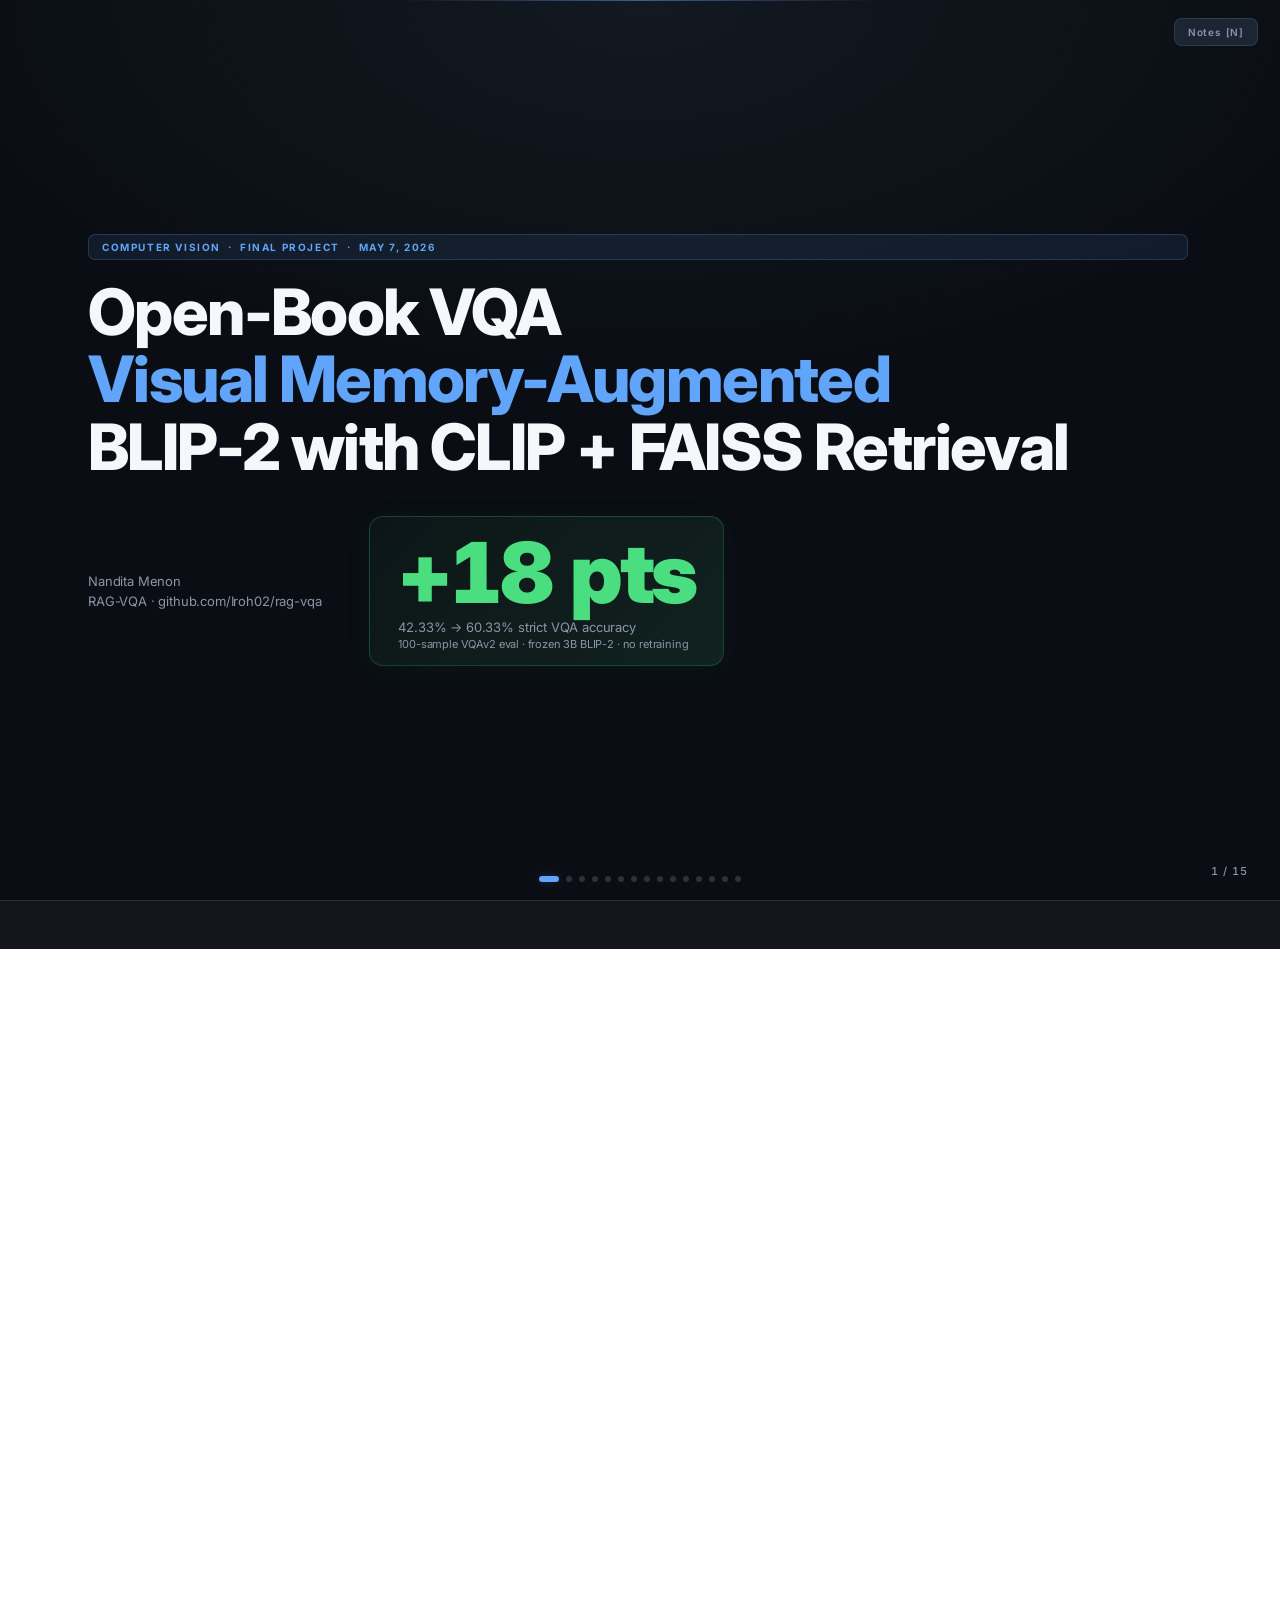
<file: presentation/rag_vqa_open_book.html>
<!DOCTYPE html>
<html lang="en">
<head>
<meta charset="UTF-8"/>
<meta name="viewport" content="width=device-width, initial-scale=1.0"/>
<title>Open-Book VQA — RAG-BLIP-2 Presentation</title>
<link rel="preconnect" href="https://fonts.googleapis.com">
<link rel="preconnect" href="https://fonts.gstatic.com" crossorigin>
<link href="https://fonts.googleapis.com/css2?family=Inter:wght@300;400;500;600;700;800;900&family=JetBrains+Mono:wght@400;500;600&display=swap" rel="stylesheet">
<style>
  :root {
    --bg:        #0a0e14;
    --bg1:       #131921;
    --bg2:       #1c2532;
    --bg3:       #2a3548;
    --border:    rgba(255,255,255,0.06);
    --border2:   rgba(255,255,255,0.10);
    --ink:       #f5f7fa;
    --ink-dim:   #8a95a8;
    --ink-soft:  #c2cad6;
    --green:     #4ade80;
    --green-bg:  rgba(74,222,128,0.10);
    --green-glow:rgba(74,222,128,0.20);
    --blue:      #60a5fa;
    --blue-bg:   rgba(96,165,250,0.09);
    --blue-glow: rgba(96,165,250,0.18);
    --orange:    #f59e0b;
    --orange-bg: rgba(245,158,11,0.09);
    --red:       #f87171;
    --red-bg:    rgba(248,113,113,0.09);
    --purple:    #c084fc;
    --yellow:    #fbbf24;
    --radius:    14px;
    --radius-lg: 18px;
    --shadow:    0 4px 20px rgba(0,0,0,0.25);
    --shadow-lg: 0 10px 40px rgba(0,0,0,0.35);
  }
  *{box-sizing:border-box;margin:0;padding:0;}
  html,body{
    width:100%;height:100%;
    background:radial-gradient(ellipse 80% 60% at top, #131921 0%, var(--bg) 70%);
    color:var(--ink);
    font-family:'Inter','-apple-system','BlinkMacSystemFont','Segoe UI',sans-serif;
    overflow:hidden;-webkit-font-smoothing:antialiased;
    letter-spacing:-0.01em;
  }

  /* ── slide engine ─────────────────────────────────────────────────── */
  .deck{position:relative;width:100vw;height:100vh;}
  .slide{position:absolute;inset:0;display:flex;flex-direction:column;
    padding:64px 88px 64px;opacity:0;pointer-events:none;
    transition:opacity .35s ease;}
  .slide.active{opacity:1;pointer-events:all;}
  /* subtle accent line at top of every slide */
  .slide::before{
    content:'';position:absolute;top:0;left:50%;width:480px;height:1px;
    transform:translateX(-50%);
    background:linear-gradient(90deg, transparent, rgba(96,165,250,0.5), transparent);
  }

  /* ── chrome ───────────────────────────────────────────────────────── */
  #counter{position:fixed;bottom:22px;right:32px;font-size:11px;
    color:var(--ink-dim);letter-spacing:1px;z-index:100;font-variant-numeric:tabular-nums;
    font-weight:500;}
  #nav{position:fixed;bottom:18px;left:50%;transform:translateX(-50%);
    display:flex;gap:7px;z-index:100;align-items:center;}
  .dot{width:6px;height:6px;border-radius:50%;background:rgba(255,255,255,0.15);
    cursor:pointer;transition:all .25s;}
  .dot:hover{background:rgba(255,255,255,0.35);}
  .dot.active{background:var(--blue);box-shadow:0 0 10px var(--blue-glow);
    width:20px;border-radius:3px;}
  #notes-btn{position:fixed;top:18px;right:22px;font-size:10px;padding:7px 13px;
    background:var(--bg2);border:1px solid var(--border2);color:var(--ink-dim);
    border-radius:8px;cursor:pointer;z-index:200;letter-spacing:.8px;
    font-family:inherit;font-weight:600;transition:all .15s;}
  #notes-btn:hover{color:var(--ink);border-color:rgba(255,255,255,0.18);}
  #notes-panel{position:fixed;bottom:0;left:0;right:0;max-height:240px;
    background:rgba(10,14,20,0.96);backdrop-filter:blur(24px);
    border-top:1px solid var(--border2);padding:24px 88px;
    font-size:14px;color:var(--ink-soft);overflow-y:auto;
    transform:translateY(100%);transition:transform .3s;z-index:150;line-height:1.7;}
  #notes-panel.open{transform:translateY(0);}

  /* ── typography ───────────────────────────────────────────────────── */
  .tag{display:inline-block;font-size:10px;font-weight:700;letter-spacing:1.6px;
    text-transform:uppercase;color:var(--blue);margin-bottom:18px;
    padding:6px 13px;background:var(--blue-bg);border:1px solid rgba(96,165,250,0.22);
    border-radius:7px;}
  h1{font-size:64px;font-weight:800;line-height:1.05;color:var(--ink);
    letter-spacing:-0.025em;}
  h2{font-size:40px;font-weight:700;line-height:1.15;margin-bottom:32px;
    letter-spacing:-0.025em;color:var(--ink);}
  h3{font-size:12px;font-weight:700;margin-bottom:14px;color:var(--ink-dim);
    letter-spacing:1.4px;text-transform:uppercase;}
  p,li{font-size:17px;line-height:1.65;color:var(--ink-soft);}
  .big{font-size:84px;font-weight:900;line-height:1;letter-spacing:-0.04em;
    font-feature-settings:'tnum';}
  .med{font-size:48px;font-weight:800;letter-spacing:-0.03em;}
  .em{color:var(--ink);}

  /* ── layout helpers ───────────────────────────────────────────────── */
  .cols{display:flex;gap:36px;flex:1;min-height:0;}
  .col{flex:1;display:flex;flex-direction:column;gap:18px;}
  .spacer{flex:1;}
  .row{display:flex;gap:24px;align-items:flex-start;}

  /* ── cards ────────────────────────────────────────────────────────── */
  .card{background:var(--bg1);border:1px solid var(--border);border-radius:var(--radius);
    padding:24px 28px;box-shadow:var(--shadow);}
  .card-green{background:linear-gradient(135deg, rgba(74,222,128,0.04), rgba(74,222,128,0.10));
    border-color:rgba(74,222,128,.22);box-shadow:0 4px 24px rgba(74,222,128,0.06), var(--shadow);}
  .card-blue{background:linear-gradient(135deg, rgba(96,165,250,0.04), rgba(96,165,250,0.09));
    border-color:rgba(96,165,250,.20);box-shadow:0 4px 24px rgba(96,165,250,0.06), var(--shadow);}
  .card-orange{background:linear-gradient(135deg, rgba(245,158,11,0.04), rgba(245,158,11,0.09));
    border-color:rgba(245,158,11,.20);}
  .card-red{background:linear-gradient(135deg, rgba(248,113,113,0.04), rgba(248,113,113,0.09));
    border-color:rgba(248,113,113,.20);}

  /* ── metric boxes ─────────────────────────────────────────────────── */
  .metric{background:var(--bg1);border:1px solid var(--border);border-radius:var(--radius);
    padding:28px 32px;text-align:center;box-shadow:var(--shadow);}
  .metric.card-green{box-shadow:0 4px 32px rgba(74,222,128,0.10), var(--shadow);}
  .metric.card-blue{box-shadow:0 4px 32px rgba(96,165,250,0.10), var(--shadow);}
  .metric .label{font-size:10px;letter-spacing:1.4px;text-transform:uppercase;
    color:var(--ink-dim);margin-bottom:12px;font-weight:700;}
  .metric .val{font-size:60px;font-weight:900;line-height:1;letter-spacing:-0.04em;
    font-feature-settings:'tnum';}
  .g{color:var(--green);}.b{color:var(--blue);}.o{color:var(--orange);}
  .r{color:var(--red);}.y{color:var(--yellow);}.p{color:var(--purple);}

  /* ── table ────────────────────────────────────────────────────────── */
  table{width:100%;border-collapse:separate;border-spacing:0;font-size:15px;
    background:var(--bg1);border:1px solid var(--border);border-radius:var(--radius);
    overflow:hidden;box-shadow:var(--shadow);}
  th{background:rgba(28,37,50,0.7);padding:14px 18px;text-align:left;
    font-size:10px;letter-spacing:1.4px;text-transform:uppercase;
    color:var(--ink-dim);border-bottom:1px solid var(--border2);font-weight:700;}
  td{padding:14px 18px;border-bottom:1px solid var(--border);
    font-variant-numeric:tabular-nums;color:var(--ink-soft);}
  td:first-child{color:var(--ink);font-weight:500;}
  tr:last-child td{border-bottom:none;}
  tr.highlight td{background:rgba(74,222,128,0.07);color:var(--green);font-weight:700;}
  tr.dim td{color:var(--ink-dim);}

  /* ── bullets ──────────────────────────────────────────────────────── */
  ul{list-style:none;display:flex;flex-direction:column;gap:13px;}
  ul li{padding-left:2px;}
  ul li::before{content:"→";margin-right:12px;color:var(--blue);font-weight:600;}
  ul.check li::before{content:"✓";color:var(--green);font-weight:800;}
  ul.warn li::before{content:"!";color:var(--orange);font-weight:800;
    display:inline-block;width:16px;height:16px;text-align:center;
    background:var(--orange-bg);border-radius:50%;font-size:11px;line-height:16px;
    margin-right:10px;}
  ul.plain li::before{content:"·";color:var(--ink-dim);}

  /* ── pipeline diagram ─────────────────────────────────────────────── */
  .pipe{display:flex;align-items:center;gap:0;flex-wrap:wrap;justify-content:center;}
  .pbox{background:var(--bg2);border:1px solid var(--border2);border-radius:10px;
    padding:14px 20px;text-align:center;font-size:14px;font-weight:600;min-width:120px;
    box-shadow:var(--shadow);}
  .parrow{font-size:22px;color:var(--blue);padding:0 8px;font-weight:300;}
  .pbox.accent{background:var(--blue-bg);border-color:rgba(96,165,250,.35);color:var(--blue);}
  .pbox.out{background:var(--green-bg);border-color:rgba(74,222,128,.35);color:var(--green);}
  .pbox.inp{background:var(--orange-bg);border-color:rgba(245,158,11,.35);color:var(--orange);}

  /* ── formula ──────────────────────────────────────────────────────── */
  .formula{font-family:'JetBrains Mono','SF Mono',monospace;font-size:22px;
    background:var(--bg2);border:1px solid var(--border2);
    border-radius:12px;padding:24px 32px;color:var(--blue);
    text-align:center;letter-spacing:0;font-weight:500;
    box-shadow:var(--shadow);}

  code, .mono{font-family:'JetBrains Mono','SF Mono',monospace;font-size:0.92em;}

  /* ── plot img ─────────────────────────────────────────────────────── */
  img.plot{width:100%;height:auto;border-radius:10px;border:1px solid var(--border);}
  .plot-wrap{background:var(--bg1);border:1px solid var(--border);
    border-radius:var(--radius);padding:14px;display:flex;
    align-items:center;justify-content:center;min-height:0;overflow:hidden;
    box-shadow:var(--shadow);}

  /* ── title slide ──────────────────────────────────────────────────── */
  .title-content{flex:1;display:flex;flex-direction:column;justify-content:center;
    max-width:1100px;}

  /* ── print ────────────────────────────────────────────────────────── */
  @media print{
    .slide{position:relative;opacity:1;pointer-events:all;page-break-after:always;
      height:100vh;padding:48px 64px;}
    #nav,#counter,#notes-btn,#notes-panel{display:none!important;}
  }
</style>
</head>
<body>

<button id="notes-btn" onclick="toggleNotes()">Notes [N]</button>
<div id="notes-panel"></div>
<div id="counter"></div>
<div id="nav"></div>

<div class="deck" id="deck">

<!-- ══════════════════════════════════════════════════════════════════
     SLIDE 1 — TITLE
════════════════════════════════════════════════════════════════════ -->
<div class="slide active" data-notes="Welcome. I'll present Open-Book VQA — a system that gives a frozen BLIP-2 the ability to look up similar past examples before answering. Final headline: 42.33% baseline to 60.33% with the full system. The two big findings are that image-only retrieval beats text or mixed retrieval, and a one-line type-conditional router on top of plain RAG gives the last point of polish.">
  <div class="title-content">
    <div class="tag">Computer Vision &nbsp;·&nbsp; Final Project &nbsp;·&nbsp; May 7, 2026</div>
    <h1>Open-Book VQA</h1>
    <h1 style="color:var(--blue)">Visual Memory-Augmented</h1>
    <h1>BLIP-2 with CLIP + FAISS Retrieval</h1>
    <div style="margin-top:36px;display:flex;gap:48px;align-items:center;">
      <div>
        <div style="font-size:13px;color:var(--ink-dim);margin-bottom:4px;">Nandita Menon</div>
        <div style="font-size:13px;color:var(--ink-dim);">RAG-VQA · github.com/Iroh02/rag-vqa</div>
      </div>
      <div class="card card-green" style="padding:14px 28px;">
        <span class="big g">+18 pts</span>
        <div style="font-size:13px;color:var(--ink-dim);margin-top:4px;">42.33% → 60.33% strict VQA accuracy</div>
        <div style="font-size:11px;color:var(--ink-dim);margin-top:2px;">100-sample VQAv2 eval · frozen 3B BLIP-2 · no retraining</div>
      </div>
    </div>
  </div>
</div>

<!-- ══════════════════════════════════════════════════════════════════
     SLIDE 2 — MOTIVATION
════════════════════════════════════════════════════════════════════ -->
<div class="slide" data-notes="Frame this as the closed-book exam analogy. A student who memorized everything still does worse than one who can consult notes on a hard question. VQA models have the same problem — they're forced to answer from internal weights alone. The question this project asks is: what if the model could look up similar past examples?">
  <div class="tag">Motivation</div>
  <h2>Standard VQA is a Closed-Book Exam</h2>
  <div class="cols">
    <div class="col">
      <div class="card card-red">
        <h3 class="r">Closed-Book (Standard VQA)</h3>
        <p style="margin-top:8px;">Model sees <strong>one image</strong> + question.<br>
        Must answer from internal weights alone.<br>
        No access to prior examples or similar cases.</p>
      </div>
      <div class="card" style="margin-top:4px;">
        <p style="font-size:15px;color:var(--ink-dim);">Hard questions about rare objects, unusual angles,
        or uncommon answers may never appear in training distribution.
        The model has no fallback.</p>
      </div>
    </div>
    <div class="col">
      <div class="card card-green">
        <h3 class="g">Open-Book (This Project)</h3>
        <p style="margin-top:8px;">Model retrieves <strong>similar past VQA examples</strong>
        from a visual memory before answering.<br>
        Uses retrieved Q&A pairs as contextual hints.</p>
      </div>
      <div class="card card-blue" style="margin-top:4px;">
        <p style="font-size:15px;color:var(--blue);">Key question: <strong>can a frozen VQA model answer better
        if it can look up visually similar past examples?</strong></p>
      </div>
    </div>
  </div>
</div>

<!-- ══════════════════════════════════════════════════════════════════
     SLIDE 3 — PROBLEM STATEMENT
════════════════════════════════════════════════════════════════════ -->
<div class="slide" data-notes="This is a clean task framing slide. Emphasize that the model is frozen — we are not retraining BLIP-2. We're adding a retrieval wrapper around it. The challenge is that frozen models fail on open-ended visual details, and we want to close that gap without expensive retraining.">
  <div class="tag">Problem Statement</div>
  <h2>Visual Question Answering</h2>
  <div class="cols">
    <div class="col">
      <div class="card card-blue">
        <div style="font-size:13px;letter-spacing:1px;text-transform:uppercase;color:var(--blue);margin-bottom:10px;">Input</div>
        <ul class="plain">
          <li><span class="em">Image</span> — a natural photograph</li>
          <li><span class="em">Question</span> — a short natural-language question about it</li>
        </ul>
      </div>
      <div class="card card-green">
        <div style="font-size:13px;letter-spacing:1px;text-transform:uppercase;color:var(--green);margin-bottom:10px;">Output</div>
        <ul class="plain">
          <li>A <span class="em">short natural-language answer</span> (1–3 words)</li>
          <li>Evaluated with <span class="em">VQA soft accuracy</span>: min(1, matches/3)</li>
        </ul>
      </div>
    </div>
    <div class="col">
      <div class="card card-orange">
        <div style="font-size:13px;letter-spacing:1px;text-transform:uppercase;color:var(--orange);margin-bottom:10px;">Challenge</div>
        <ul class="warn">
          <li>Frozen BLIP-2 must answer from weights alone</li>
          <li>Fails on <strong>open-ended visual details</strong> (what color, how many, what type)</li>
          <li>Rare objects and uncommon scenes are underrepresented</li>
          <li>Retraining a 3B-parameter model is expensive</li>
        </ul>
      </div>
      <div class="card" style="margin-top:4px;">
        <p style="font-size:14px;color:var(--ink-dim);">Goal: improve a <strong>frozen</strong> model at inference time using retrieval — no fine-tuning required for the main result.</p>
      </div>
    </div>
  </div>
</div>

<!-- ══════════════════════════════════════════════════════════════════
     SLIDE 5 — ARCHITECTURE
════════════════════════════════════════════════════════════════════ -->
<div class="slide" data-notes="Walk through the pipeline left to right. Query image and question come in. CLIP encodes the query image as a 512-d vector. FAISS does an exact inner-product search over the KB. We get back top-k Q&A pairs. Those are formatted into a hints prompt and fed to BLIP-2 along with the original image. BLIP-2 generates the final answer.">
  <div class="tag">Architecture</div>
  <h2>End-to-End Pipeline</h2>
  <div style="flex:1;display:flex;flex-direction:column;justify-content:center;gap:28px;">
    <div class="pipe">
      <div class="pbox inp">Query Image<br><small style="color:var(--ink-dim);">PIL → RGB</small></div>
      <div class="parrow">→</div>
      <div class="pbox accent">CLIP<br><small style="color:var(--ink-dim);">ViT-B/32<br>512-d embed</small></div>
      <div class="parrow">→</div>
      <div class="pbox accent">FAISS<br><small style="color:var(--ink-dim);">IndexFlatIP<br>5k KB</small></div>
      <div class="parrow">→</div>
      <div class="pbox">Top-k Q&A<br><small style="color:var(--ink-dim);">Retrieved hints</small></div>
      <div class="parrow">→</div>
      <div class="pbox">Hints Prompt<br><small style="color:var(--ink-dim);">Formatted text</small></div>
      <div class="parrow">→</div>
      <div class="pbox accent">BLIP-2<br><small style="color:var(--ink-dim);">OPT-2.7B</small></div>
      <div class="parrow">→</div>
      <div class="pbox out">Answer</div>
    </div>
    <div class="cols" style="flex:unset;gap:16px;">
      <div class="card" style="flex:1;">
        <div style="font-size:12px;text-transform:uppercase;letter-spacing:1px;color:var(--blue);margin-bottom:8px;">BLIP-2</div>
        <ul class="plain" style="font-size:14px;">
          <li>Salesforce/blip2-opt-2.7b</li>
          <li>Frozen ViT-G/14 + Q-Former + OPT-2.7B</li>
          <li>Loaded in 4-bit NF4 quantization</li>
        </ul>
      </div>
      <div class="card" style="flex:1;">
        <div style="font-size:12px;text-transform:uppercase;letter-spacing:1px;color:var(--blue);margin-bottom:8px;">CLIP Retriever</div>
        <ul class="plain" style="font-size:14px;">
          <li>openai/clip-vit-base-patch32</li>
          <li>Two FAISS indices: image + text</li>
          <li>Score fusion: α · img + (1−α) · txt</li>
        </ul>
      </div>
      <div class="card" style="flex:1;">
        <div style="font-size:12px;text-transform:uppercase;letter-spacing:1px;color:var(--blue);margin-bottom:8px;">Prompt Format</div>
        <div style="font-family:monospace;font-size:12px;color:var(--ink-dim);line-height:1.8;">
          Hints may be wrong.<br>
          Hints:<br>
          &nbsp;- Similar image: &lt;answer&gt;<br>
          Question: &lt;q&gt;<br>
          Answer:
        </div>
      </div>
    </div>
  </div>
</div>

<!-- ══════════════════════════════════════════════════════════════════
     SLIDE 6 — RETRIEVAL SCORING
════════════════════════════════════════════════════════════════════ -->
<div class="slide" data-notes="The key design parameter is alpha. At alpha=0, only text similarity matters — finds questions that look similar. At alpha=1, only image similarity matters — finds images that look similar. At alpha=0.5, it's balanced. We also have an optional gate tau: if the top-1 score is below tau, we skip retrieval entirely and fall back to baseline. The main result is that alpha=1.0 wins.">
  <div class="tag">Retrieval Scoring</div>
  <h2>Fusion Score &amp; Retrieval Gate</h2>
  <div style="flex:1;display:flex;flex-direction:column;gap:24px;justify-content:center;">
    <div class="formula">
      score &nbsp;=&nbsp; α · image_similarity &nbsp;+&nbsp; (1 − α) · text_similarity
    </div>
    <div class="formula" style="font-size:16px;color:var(--ink-dim);">
      retrieve only if &nbsp; score<sub>top1</sub> &nbsp;≥&nbsp; τ &nbsp;&nbsp;(optional gate)
    </div>
    <div class="cols" style="flex:unset;">
      <div class="metric" style="flex:1;">
        <div class="label">α = 0.0</div>
        <div class="val r" style="font-size:32px;">Text-only</div>
        <p style="font-size:13px;margin-top:8px;">Finds similar questions.<br>Ignores visual content.</p>
      </div>
      <div class="metric" style="flex:1;">
        <div class="label">α = 0.5</div>
        <div class="val b" style="font-size:32px;">Balanced</div>
        <p style="font-size:13px;margin-top:8px;">Image + text equally weighted.</p>
      </div>
      <div class="metric card-green" style="flex:1;">
        <div class="label">α = 1.0 ← Best</div>
        <div class="val g" style="font-size:32px;">Image-only</div>
        <p style="font-size:13px;margin-top:8px;">Finds visually similar images.<br><strong>Achieves 59.33%.</strong></p>
      </div>
      <div class="metric" style="flex:1;">
        <div class="label">τ gate</div>
        <div class="val y" style="font-size:32px;">Optional</div>
        <p style="font-size:13px;margin-top:8px;">Skips retrieval if top-1 similarity is below threshold.</p>
      </div>
    </div>
  </div>
</div>

<!-- ══════════════════════════════════════════════════════════════════
     SLIDE 8 — MAIN RESULTS
════════════════════════════════════════════════════════════════════ -->
<div class="slide" data-notes="Headline slide. Lead clean: baseline 42.33% → 20k RAG 59.33% → final system with type-router 60.33%. That's +18 absolute points. Image-only retrieval (α=1.0) beats text-mix (α=0.5 hurts, α=0.0 hurts more) — the key methodological finding. Text retrieval over short VQA questions doesn't discriminate enough. Image-only does. The type-router adds 1 more point by skipping retrieval on yes/no questions where BLIP-2 baseline is already strong (82.86% baseline yes/no vs 80% RAG yes/no).">
  <div class="tag" style="background:var(--green-bg);color:var(--green);">Main Result</div>
  <h2>42.33% → 60.33% — Final System</h2>
  <div style="display:flex;gap:32px;flex:1;min-height:0;">
    <div style="flex:1.6;display:flex;flex-direction:column;gap:12px;">
      <table>
        <tr><th>Configuration</th><th>α</th><th style="text-align:right;">Accuracy</th><th style="text-align:right;">Δ baseline</th></tr>
        <tr class="dim"><td>Baseline (BLIP-2, frozen, no retrieval)</td><td>—</td><td style="text-align:right;">42.33%</td><td style="text-align:right;">—</td></tr>
        <tr class="dim"><td>RAG text-only retrieval</td><td>0.0</td><td style="text-align:right;">43.67%</td><td style="text-align:right;">+1.34</td></tr>
        <tr><td>RAG balanced (image + text)</td><td>0.5</td><td style="text-align:right;">46.67%</td><td style="text-align:right;">+4.34</td></tr>
        <tr class="highlight"><td>★ RAG image-only · 20k diverse KB</td><td>1.0</td><td style="text-align:right;">59.33%</td><td style="text-align:right;">+17.00</td></tr>
        <tr class="highlight" style="background:rgba(63,185,80,0.12);"><td>★★ + Type-conditional router (final system)</td><td>1.0</td><td style="text-align:right;font-weight:800;">60.33%</td><td style="text-align:right;font-weight:700;">+18.00</td></tr>
      </table>
      <div style="font-size:13px;color:var(--ink-dim);line-height:1.5;margin-top:6px;">
        Same 100-sample VQAv2 validation eval · 20k diverse image-id-disjoint KB · k=3 · BLIP-2 frozen, 4-bit · `current_prompt` · strict VQA soft accuracy.
      </div>
    </div>
    <div style="flex:1;display:flex;flex-direction:column;gap:12px;justify-content:center;">
      <div class="metric card-green">
        <div class="label">Final System</div>
        <div class="val g">60.33%</div>
      </div>
      <div class="metric">
        <div class="label">Baseline (frozen)</div>
        <div class="val" style="color:var(--ink-dim);">42.33%</div>
      </div>
      <div class="metric card-green">
        <div class="label">Absolute Gain</div>
        <div class="val g">+18.00 pts</div>
      </div>
      <div class="metric card-blue">
        <div class="label">Relative Improvement</div>
        <div class="val b">+43%</div>
      </div>
    </div>
  </div>
</div>

<!-- ══════════════════════════════════════════════════════════════════
     SLIDE 9 — WHY IMAGE RETRIEVAL WINS
════════════════════════════════════════════════════════════════════ -->
<div class="slide" data-notes="This is the analytical insight slide. Why does alpha=1.0 beat alpha=0.5 and alpha=0.0? Three reasons: VQA answers are visually grounded, short questions like 'what color is this?' are nearly identical across different visual scenes so text retrieval doesn't discriminate, and CLIP image embeddings cluster by visual content which correlates with answer space. Text-only retrieval slightly hurts because it retrieves questions that look similar but are about totally different images.">
  <div class="tag">Key Insight</div>
  <h2>Why Does Visual Retrieval Win?</h2>
  <div class="cols">
    <div class="col">
      <div class="card card-green">
        <h3 class="g">Image retrieval (α=1.0)</h3>
        <ul style="margin-top:10px;">
          <li>Similar images share objects, scenes, colors, actions</li>
          <li>Visual neighbors often have similar answer distributions</li>
          <li>CLIP image embeddings are rich and visually discriminative</li>
        </ul>
      </div>
      <div class="card" style="padding:16px 20px;background:var(--bg2);">
        <p style="font-size:14px;color:var(--ink-dim);">Example: <em>"Is the grass green?"</em> — an image of a park retrieves
        other park images. Retrieved answers include "yes" and "green" — directly helpful.</p>
      </div>
    </div>
    <div class="col">
      <div class="card card-red">
        <h3 class="r">Text retrieval (α=0.0) — <em>hurts</em></h3>
        <ul style="margin-top:10px;">
          <li>Short VQA questions are often <strong>generic</strong>: "What color?", "How many?"</li>
          <li>Same question form → different images → different answers</li>
          <li>CLIP text embeddings optimized for captions, not interrogatives</li>
        </ul>
      </div>
      <div class="card card-orange" style="padding:16px 20px;">
        <p style="font-size:14px;color:var(--orange);">Example: <em>"What color is the car?"</em> text-retrieval
        finds other color questions — but about completely different cars.
        The retrieved answers are noise.</p>
      </div>
    </div>
  </div>
</div>

<!-- ══════════════════════════════════════════════════════════════════
     SLIDE 15c — METRIC HONESTY: STRICT vs LENIENT SCORING
════════════════════════════════════════════════════════════════════ -->
<div class="slide" data-notes="The honest metric slide. Q: 'Watching the skateboarder' contains 'watching' — shouldn't that count? A: under VQA strict scoring it doesn't, because the metric requires exact-string match. Under lenient whole-word substring scoring, it does. Re-scoring the same 100-sample eval predictions under three regimes (no new inference) reveals: under lenient scoring the baseline jumps from 42.33% to 65%, and the RAG advantage shrinks from +17 to +1. So most of the headline RAG gain was FORMAT COMPRESSION — turning the model's verbose answers into the canonical short form — not net new information. RAG still helps a little under lenient (66 vs 65) and the type-conditional gate still wins overall (68%). But the honest picture: VQA strict scoring is a harsh form judge. The right framing isn't 'RAG made the model 17 pts smarter', it's 'RAG made the model 1 pt smarter and 16 pts more concise'. This is more interesting than the original story.">
  <div class="tag" style="background:var(--orange-bg);color:var(--orange);">Metric Honesty</div>
  <h2>Should Semantically-Correct Count? — Re-scoring Under Three Regimes</h2>
  <div class="cols">
    <div class="col">
      <div class="card" style="background:var(--bg2);">
        <div style="font-size:11px;text-transform:uppercase;letter-spacing:1px;color:var(--orange);margin-bottom:10px;">The question</div>
        <div style="font-size:13px;line-height:1.6;color:var(--ink);margin-bottom:12px;">
          BLIP-2 baseline on the skateboarder: <i>"Watching the skateboarder"</i> · GT: <i>"watching"</i>. <b>Strict VQA marks this WRONG</b> because it requires exact-string match. But the answer literally contains the canonical word. Shouldn't that count?
        </div>
        <div style="font-size:13px;line-height:1.6;color:var(--ink-dim);">
          Three accuracy regimes, same 100 predictions, no new inference:<br/>
          <b style="color:var(--ink);">STRICT</b> — exact match (the existing 60.33% headline).<br/>
          <b style="color:var(--orange);">LENIENT</b> — GT appears as a whole word in the answer. Rewards verbose-but-correct; rejects degenerate <code>blueblue</code>.<br/>
          <b style="color:var(--ink-dim);">SUBSTR</b> — GT appears anywhere. Most permissive.
        </div>
      </div>
      <div class="card" style="background:var(--bg2);margin-top:12px;padding:14px;border-left:3px solid var(--blue);">
        <div style="font-size:11px;text-transform:uppercase;letter-spacing:1px;color:var(--blue);margin-bottom:8px;">How the metric works · only the match condition changes</div>

        <div style="font-size:12px;line-height:1.55;color:var(--ink-dim);margin-bottom:10px;">
          VQAv2 gives <b style="color:var(--ink);">10 human annotators per question</b> — they don't always agree, so the metric is <em>consensus-based</em>. A prediction is fully correct if it matches at least 3 of the 10 annotators (cap at 1.0). Matching fewer gives partial credit. The cap accounts for honest annotator disagreement on subjective cases like <i>"red"</i> vs <i>"crimson"</i>.
        </div>

        <div style="font-family:'Fira Code','Cascadia Code',monospace;font-size:11.5px;line-height:1.7;color:var(--ink);background:#0d1117;padding:10px 12px;border-radius:6px;">
          <span style="color:var(--ink-dim);"># p = predicted answer · G = {g₁,…,g₁₀} = the 10 annotators</span><br/>
          Acc(p, G) = min( #{ g ∈ G : <b style="color:var(--orange);">match</b>(p, g) } / 3 , 1.0 )<br/>
          OverallAcc = mean over all questions in the eval
        </div>

        <div style="margin-top:8px;font-size:11px;line-height:1.6;color:var(--ink-dim);">
          So matching 0 annotators → <b style="color:var(--ink);">0.0</b>, 1 → <b style="color:var(--ink);">0.33</b>, 2 → <b style="color:var(--ink);">0.67</b>, 3 or more → <b style="color:var(--green);">1.0</b>. Only the <code style="color:var(--orange);">match</code> function differs across the three regimes.
        </div>

        <div style="margin-top:12px;font-family:'Fira Code',monospace;font-size:11.5px;line-height:1.85;color:var(--ink-dim);">
          <span style="color:var(--ink);">norm(s)</span> = lowercase · strip punct · drop a/an/the · collapse ws<br/>
          <span style="color:var(--ink);">strict :</span>  norm(p) <b>==</b> norm(g) &nbsp;<span style="color:var(--ink-dim);">(exact equality)</span><br/>
          <span style="color:var(--orange);">lenient:</span>  norm(g) is a <b>whole-word</b> substring of norm(p)<br/>
          <span style="color:var(--ink-dim);">substr :</span>  norm(g) appears anywhere in norm(p) <span style="color:var(--ink-dim);">(no token boundary)</span>
        </div>

        <div style="margin-top:8px;font-size:11px;line-height:1.55;color:var(--ink-dim);">
          The <em>whole-word</em> requirement on lenient prevents <code>"hat"</code> from spuriously matching inside <code>"chat"</code>. SUBSTR is the looser variant without that guardrail — included as the upper bound only.
        </div>

        <div style="margin-top:12px;background:#0d1117;border:1px solid var(--border);padding:10px 12px;border-radius:6px;font-size:11.5px;line-height:1.65;color:var(--ink);">
          <div style="font-size:10px;text-transform:uppercase;letter-spacing:1px;color:var(--green);font-weight:700;margin-bottom:6px;">Worked example · the skateboarder case</div>
          Prediction <code>p</code> = <i>"Watching the skateboarder"</i> &nbsp;→&nbsp; norm(p) = <code>"watching the skateboarder"</code><br/>
          Annotator answers <code>G</code> include <i>"watching"</i> · <i>"watching skater"</i> · <i>"looking"</i> · …<br/>
          <span style="color:var(--ink-dim);">Take g = "watching":</span><br/>
          &nbsp;&nbsp;<span style="color:var(--ink);">strict :</span>  <code>"watching the skateboarder" == "watching"</code> &nbsp;→&nbsp; <span style="color:var(--red);">FALSE</span><br/>
          &nbsp;&nbsp;<span style="color:var(--orange);">lenient:</span>  <code>"watching"</code> appears as a whole word in the prediction &nbsp;→&nbsp; <span style="color:var(--green);">TRUE</span><br/>
          That single annotator match raises the per-question score from <b style="color:var(--red);">0.0</b> (under strict) to at least <b style="color:var(--green);">0.33</b> (under lenient). When this pattern repeats across many questions, the baseline jumps <b style="color:var(--orange);">42.33% → ~65%</b>.
        </div>

        <div style="margin-top:10px;font-size:11.5px;line-height:1.55;color:var(--ink-dim);">
          <b style="color:var(--ink);">Implication chain.</b> <code>strict ⇒ lenient ⇒ substr</code> — the rules get weaker, so per-question accuracy can only stay the same or go up. Therefore overall accuracy under each regime satisfies <code>strict ≤ lenient ≤ substr</code>.
          <br/><br/>
          <b style="color:var(--ink);">What this means for our +18.</b> The headline <code>+17.00</code> strict → <code>+1.00</code> lenient collapse isn't a contradiction — it's an <b style="color:var(--ink);">interval</b> bounding where the true semantic improvement lives. The lower end (+1) is the conservative estimate; the upper end (+18) is the form-effect-inflated number. Honest reporting requires showing both.
        </div>
      </div>

      <!-- Three regimes — deep dive -->
      <div class="card" style="background:var(--bg2);margin-top:12px;padding:14px;">
        <div style="font-size:11px;text-transform:uppercase;letter-spacing:1px;color:var(--ink);margin-bottom:10px;">The three regimes · what each one actually does</div>

        <!-- STRICT -->
        <div style="border-left:3px solid var(--ink);padding:8px 12px;background:#0d1117;border-radius:4px;margin-bottom:10px;">
          <div style="font-size:11px;text-transform:uppercase;letter-spacing:1.2px;color:var(--ink);font-weight:700;margin-bottom:6px;">1 · STRICT — exact-string equality (the published VQAv2 protocol)</div>
          <div style="font-size:11.5px;line-height:1.55;color:var(--ink-dim);">
            <b style="color:var(--ink);">Rule:</b> <code style="color:var(--ink);">norm(p) == norm(g)</code>. The normalized prediction must equal the normalized annotator answer character-for-character.<br/>
            <b style="color:var(--green);">Matches:</b> <code>p="watching"</code> against <code>g="watching"</code> → ✓.<br/>
            <b style="color:var(--red);">Misses:</b> <code>p="watching the skateboarder"</code> against <code>g="watching"</code> → ✗ (different strings, even though semantically right). Also misses synonyms (<code>"gelato"</code> vs <code>"ice cream"</code>) and any verbose paraphrase.<br/>
            <b style="color:var(--ink);">Why we report it:</b> it's the published protocol. Every VQAv2 number in the literature uses this. Comparable across papers.
          </div>
        </div>

        <!-- LENIENT -->
        <div style="border-left:3px solid var(--orange);padding:8px 12px;background:#0d1117;border-radius:4px;margin-bottom:10px;">
          <div style="font-size:11px;text-transform:uppercase;letter-spacing:1.2px;color:var(--orange);font-weight:700;margin-bottom:6px;">2 · LENIENT — whole-word substring (rewards verbose-but-correct)</div>
          <div style="font-size:11.5px;line-height:1.55;color:var(--ink-dim);">
            <b style="color:var(--ink);">Rule:</b> the normalized annotator answer appears as a <em>whole word</em> inside the normalized prediction. Token boundaries respected (regex <code>\b…\b</code>).<br/>
            <b style="color:var(--green);">Matches:</b> <code>p="watching the skateboarder"</code> against <code>g="watching"</code> → ✓ (the word "watching" appears with both boundaries clean). <code>p="riding a bike"</code> against <code>g="bike"</code> → ✓.<br/>
            <b style="color:var(--red);">Still misses:</b> word-order paraphrases (<code>"the skateboarder is watching"</code> only matches if "watching" appears as a token — fine here, but reordered noun phrases like <code>"a yellow ripe banana"</code> vs <code>"ripe yellow banana"</code> can fail). Also misses true synonyms (gelato ↔ ice cream).<br/>
            <b style="color:var(--green);">Guardrail:</b> the whole-word boundary blocks the <code>"hat"</code>-inside-<code>"chat"</code> false-positive. Without it, <code>p="chat"</code> would falsely match <code>g="hat"</code>.<br/>
            <b style="color:var(--ink);">Why we report it:</b> it's the cheapest deterministic relaxation that catches the verbose-but-correct case — which the slide-8 headline turns out to depend on heavily.
          </div>
        </div>

        <!-- SUBSTR -->
        <div style="border-left:3px solid var(--ink-dim);padding:8px 12px;background:#0d1117;border-radius:4px;">
          <div style="font-size:11px;text-transform:uppercase;letter-spacing:1.2px;color:var(--ink-dim);font-weight:700;margin-bottom:6px;">3 · SUBSTR — anywhere-in-string (upper bound · diagnostic only)</div>
          <div style="font-size:11.5px;line-height:1.55;color:var(--ink-dim);">
            <b style="color:var(--ink);">Rule:</b> <code>norm(g) in norm(p)</code> — the annotator answer appears anywhere in the prediction, with or without word boundaries.<br/>
            <b style="color:var(--green);">Matches:</b> everything LENIENT matches, plus boundary-bleed cases like <code>p="redhead"</code> against <code>g="red"</code>.<br/>
            <b style="color:var(--red);">False positives:</b> <code>p="chat"</code> against <code>g="hat"</code> → ✓ (incorrectly!). <code>p="grandmother"</code> against <code>g="mother"</code> → ✓. SUBSTR over-credits any prediction whose characters happen to contain the GT.<br/>
            <b style="color:var(--ink);">Why we report it:</b> as the <em>upper bound</em> of the interval only. We don't claim it's the right metric — we use it to sandwich the true semantic accuracy from above. If even SUBSTR's loose rule still gives <code>baseline ≈ 66%</code> and <code>RAG ≈ 68%</code>, then the gap is at most ~2 points under any reasonable semantic check.
          </div>
        </div>

        <div style="margin-top:10px;font-size:11.5px;line-height:1.6;color:var(--ink);">
          <b>How the three numbers tell one story:</b> <code style="color:var(--ink);">strict +17</code> · <code style="color:var(--orange);">lenient +1</code> · <code style="color:var(--ink-dim);">substr +2</code>. STRICT inflates the gain by penalising baseline's verbosity. LENIENT and SUBSTR agree closely on the *real* gain (~+1 to +2) — meaning the +16 collapse from STRICT is robust, not a fluke of one relaxation.
        </div>
      </div>
      <div class="card card-orange" style="margin-top:12px;padding:14px;">
        <div style="font-size:11px;text-transform:uppercase;letter-spacing:1px;color:var(--orange);margin-bottom:8px;">Honest re-framing</div>
        <div style="font-size:12px;line-height:1.6;color:var(--ink-dim);">
          The headline +17 RAG gain was <b style="color:var(--ink);">~16 pts of format compression + 1 pt of net-new information</b>. Under semantic correctness, the model already knew most of these answers — RAG just nudged it to the canonical short form.<br/><br/>
          This is more interesting than the original story: VQA scoring rewards models that produce short answers; RAG is a frozen-model way to make BLIP-2 short. Real improvement on hard cases is +1 (still meaningful), but the form effect is the larger lever.
        </div>
      </div>
    </div>
    <div class="col">
      <div class="card card-green" style="padding:14px;">
        <div style="font-size:11px;text-transform:uppercase;letter-spacing:1px;color:var(--green);margin-bottom:10px;">Same eval, three metrics</div>
        <table style="width:100%;border-collapse:collapse;font-size:12px;">
          <thead><tr>
            <th style="text-align:left;padding:6px;color:var(--ink-dim);">Mode</th>
            <th style="text-align:right;padding:6px;color:var(--ink-dim);">STRICT</th>
            <th style="text-align:right;padding:6px;color:var(--orange);">LENIENT</th>
            <th style="text-align:right;padding:6px;color:var(--ink-dim);">SUBSTR</th>
          </tr></thead>
          <tbody>
            <tr><td style="padding:6px;">Baseline (frozen)</td><td style="text-align:right;padding:6px;">42.33%</td><td style="text-align:right;padding:6px;color:var(--orange);font-weight:700;">65.00%</td><td style="text-align:right;padding:6px;color:var(--ink-dim);">66.00%</td></tr>
            <tr><td style="padding:6px;">RAG k=3 (headline)</td><td style="text-align:right;padding:6px;">59.33%</td><td style="text-align:right;padding:6px;color:var(--orange);">66.00%</td><td style="text-align:right;padding:6px;color:var(--ink-dim);">68.00%</td></tr>
            <tr style="background:rgba(63,185,80,0.08);"><td style="padding:6px;color:var(--green);">★ Type-cond gate</td><td style="text-align:right;padding:6px;color:var(--green);">60.33%</td><td style="text-align:right;padding:6px;color:var(--green);font-weight:700;">68.00%</td><td style="text-align:right;padding:6px;color:var(--ink-dim);">70.00%</td></tr>
          </tbody>
        </table>
        <div style="margin-top:14px;font-size:12px;line-height:1.6;color:var(--ink);">
          <b>Δ between strict and lenient:</b><br/>
          → Baseline: <b style="color:var(--orange);">+22.67</b> pts (27 of 100 cases were verbose-but-correct)<br/>
          → RAG k=3: <b style="color:var(--orange);">+6.67</b> pts (RAG already produces short answers)<br/>
          → <b style="color:var(--ink);">RAG advantage shrinks: +17.00 strict → +1.00 lenient</b>
        </div>
      </div>
      <div class="card" style="background:var(--bg2);margin-top:12px;padding:14px;">
        <div style="font-size:11px;text-transform:uppercase;letter-spacing:1px;color:var(--blue);margin-bottom:6px;">Robustness</div>
        <div style="font-size:12px;line-height:1.6;color:var(--ink-dim);">
          The <b style="color:var(--ink);">relative ordering of all 11 configurations is preserved</b> across all three regimes. Type-conditional gate is best under strict (60.33%), lenient (68.00%), and substr (70.00%). The system-level conclusions — KB-scale dominates, captions hurt accuracy, fine-tuning fails, gate gives +1 — are robust to which metric you choose. Strict VQA is a harsh form judge but it doesn't change which design choices are right.
        </div>
      </div>
    </div>
  </div>
</div>

<!-- ══════════════════════════════════════════════════════════════════
     SLIDE 12 — WHERE RAG HELPS
════════════════════════════════════════════════════════════════════ -->
<div class="slide" data-notes="This is one of the most interpretable results. Yes/no questions drop slightly (85.2% to 81.5%) because BLIP-2 is already very good at them and the extra context can confuse it. Open-ended questions see a massive +14 point gain (26.5% to 40.2%). This makes sense: open-ended questions are harder, there's more answer variability, and the retrieved hints provide useful semantic priors about what kinds of answers are appropriate.">
  <div class="tag">Answer-Type Breakdown</div>
  <h2>RAG Strongly Helps Open-Ended Questions</h2>
  <div class="cols">
    <div class="col" style="flex:1.3;">
      <div class="plot-wrap" style="flex:1;">
        <img class="plot" src="../results/plots/answer_type.png" alt="Answer type breakdown"/>
      </div>
    </div>
    <div class="col" style="flex:0.7;justify-content:center;gap:12px;">
      <div class="card card-red">
        <h3 style="color:var(--red);">Yes/No Questions (n=27)</h3>
        <div style="display:flex;justify-content:space-between;margin-top:10px;">
          <div style="text-align:center;"><div style="font-size:28px;font-weight:700;color:var(--ink-dim);">85.2%</div><div style="font-size:12px;color:var(--ink-dim);">Baseline</div></div>
          <div style="font-size:24px;align-self:center;color:var(--red);">→</div>
          <div style="text-align:center;"><div style="font-size:28px;font-weight:700;color:var(--red);">81.5%</div><div style="font-size:12px;color:var(--ink-dim);">RAG</div></div>
        </div>
        <p style="font-size:13px;margin-top:8px;color:var(--ink-dim);">Model already strong. Context adds noise.</p>
      </div>
      <div class="card card-green">
        <h3 style="color:var(--green);">Open-Ended Questions (n=73)</h3>
        <div style="display:flex;justify-content:space-between;margin-top:10px;">
          <div style="text-align:center;"><div style="font-size:28px;font-weight:700;color:var(--ink-dim);">26.5%</div><div style="font-size:12px;color:var(--ink-dim);">Baseline</div></div>
          <div style="font-size:24px;align-self:center;color:var(--green);">→</div>
          <div style="text-align:center;"><div style="font-size:28px;font-weight:700;color:var(--green);">40.2%</div><div style="font-size:12px;color:var(--ink-dim);">RAG</div></div>
        </div>
        <p style="font-size:13px;margin-top:8px;color:var(--green);font-weight:600;">+13.7 pts — main driver of total gain</p>
      </div>
    </div>
  </div>
</div>

<!-- ══════════════════════════════════════════════════════════════════
     SLIDE 14b — KB SCALING WIN (KB matters more than method)
════════════════════════════════════════════════════════════════════ -->
<div class="slide" data-notes="Lead with the headline win: KB scaling drives most of the gain. Going from a 5k validation-built KB (~850 unique images) to a 5k image-id-disjoint diverse KB to a 20k diverse KB shows accuracy climbing 51.33 → 54.67 → 59.33. KB diversity and size are the two biggest levers in this system — bigger than any prompt or selector trick we tried later. The reason it matters: with only 850 unique images, 87% of failures are 'KB does not have the answer'. With 20k unique images, retrieval-coverage failures drop substantially, though they remain the dominant failure mode. End with the future-work bullet: 50k+ KB and a trainable retriever target the right bottleneck.">
  <div class="tag" style="background:var(--green-bg);color:var(--green);">KB Scaling Win</div>
  <h2>KB Scaling Drives Most of the Gain</h2>
  <div class="cols">
    <div class="col">
      <div class="card card-green">
        <div style="font-size:12px;text-transform:uppercase;letter-spacing:1px;color:var(--green);margin-bottom:12px;">3 KB configurations · same 100-sample eval · k=3, α=1.0</div>
        <table style="width:100%;border-collapse:collapse;font-size:13px;">
          <thead><tr>
            <th style="text-align:left;padding:7px;color:var(--ink-dim);">Knowledge base</th>
            <th style="text-align:right;padding:7px;color:var(--ink-dim);">Unique images</th>
            <th style="text-align:right;padding:7px;color:var(--ink-dim);">Accuracy</th>
            <th style="text-align:right;padding:7px;color:var(--ink-dim);">Δ baseline</th>
          </tr></thead>
          <tbody>
            <tr><td style="padding:7px;color:var(--ink-dim);">Baseline (no retrieval)</td><td style="text-align:right;padding:7px;">—</td><td style="text-align:right;padding:7px;">42.33%</td><td style="text-align:right;padding:7px;">—</td></tr>
            <tr><td style="padding:7px;">5k validation-built KB</td><td style="text-align:right;padding:7px;color:var(--orange);">~850 (leaky)</td><td style="text-align:right;padding:7px;">51.33%</td><td style="text-align:right;padding:7px;">+9.00</td></tr>
            <tr><td style="padding:7px;">5k diverse (image-id-disjoint)</td><td style="text-align:right;padding:7px;">5,000</td><td style="text-align:right;padding:7px;">54.67%</td><td style="text-align:right;padding:7px;">+12.34</td></tr>
            <tr style="background:rgba(63,185,80,0.08);"><td style="padding:7px;color:var(--green);font-weight:700;">★ 20k diverse</td><td style="text-align:right;padding:7px;color:var(--green);font-weight:700;">20,000</td><td style="text-align:right;padding:7px;color:var(--green);font-weight:800;">59.33%</td><td style="text-align:right;padding:7px;color:var(--green);font-weight:700;">+17.00</td></tr>
          </tbody>
        </table>
        <div style="margin-top:14px;font-size:13px;color:var(--ink);line-height:1.6;">
          KB scale + image-id-disjoint sampling gives <b style="color:var(--green);">17 absolute points</b> over a frozen baseline — without retraining, without prompt engineering. <b style="color:var(--ink);">More retrieval coverage is the highest-leverage change in this system.</b>
        </div>
      </div>
    </div>
    <div class="col">
      <div class="card card-blue" style="padding:14px;">
        <div style="font-size:12px;text-transform:uppercase;letter-spacing:1px;color:var(--blue);margin-bottom:10px;">Why KB scaling matters here</div>
        <ul style="list-style:none;font-size:13px;line-height:1.7;color:var(--ink);">
          <li>→ Original 5k KB: ~850 unique images (~5.9 Q per image)</li>
          <li>→ Image-id-disjoint sampling — no leakage between KB and eval</li>
          <li>→ Decomposing failures: 87% are <b style="color:var(--orange);">retrieval-bound</b> (answer not in top-3)</li>
          <li>→ Bigger / more-diverse KB targets the dominant bottleneck directly</li>
        </ul>
      </div>
      <div class="card" style="background:var(--bg2);margin-top:12px;padding:14px;">
        <div style="font-size:12px;text-transform:uppercase;letter-spacing:1px;color:var(--orange);margin-bottom:8px;">Out-of-distribution mitigation: τ-gate</div>
        <div style="font-size:12px;color:var(--ink-dim);line-height:1.6;">
          For out-of-distribution images (e.g. live-uploaded photos that don't match KB scenes), retrieval scores drop below 0.7. The τ-gate skips retrieval and falls back to baseline when top score &lt; τ — visible in the live demo, prevents the harmful-RAG flip on novel inputs.
        </div>
      </div>
      <div class="card card-green" style="margin-top:12px;padding:14px;">
        <div style="font-size:11px;text-transform:uppercase;letter-spacing:1px;color:var(--green);margin-bottom:6px;">Future work direction this points to</div>
        <div style="font-size:12px;color:var(--ink-dim);line-height:1.6;">
          → Scale KB to 50k+ unique images (we're at 20k; VQAv2 has more)<br/>
          → Train a retriever specifically for VQA-relevant features (not generic CLIP)<br/>
          → Both target the 87% retrieval-bound failure category
        </div>
      </div>
    </div>
  </div>
</div>

<!-- ══════════════════════════════════════════════════════════════════
     SLIDE 15b — FINAL ABLATIONS: WHAT ELSE HELPS, WHAT DOESN'T
════════════════════════════════════════════════════════════════════ -->
<div class="slide" data-notes="Final ablation pass after the prompt and fine-tuning negative results. We tested 5 more techniques on the same 100-sample eval, same 20k KB. ONE technique helps: type-conditional gating — skip retrieval on yes/no questions, use RAG on open-ended. Reason: BLIP-2 baseline yes/no = 82.86%, but RAG yes/no = 80.00% (retrieval introduces noise on questions BLIP-2 was already strong at). Open-ended baseline = 20.51%, RAG = 48.21% — RAG dominates here. Routing per question type nets +1.00 point: 60.33%. Everything else hurts: cross-encoder rerank −2, evidence-aware selector −3.33, self-consistency vote −9.67. Most striking: clean k-sweep on 20k shows k=3, 5, 10 ALL give 59.33% — adding more retrieval doesn't help. The earlier 91% at k=10 was leakage-driven on the 5k validation-built KB. Honest finding: at this scale and with this generator, k=3 is saturated.">
  <div class="tag" style="background:var(--blue-bg);color:var(--blue);">Final Ablations</div>
  <h2>What Else Helps — and What Doesn't</h2>
  <div class="cols">
    <div class="col">
      <div class="card card-green">
        <div style="font-size:11px;text-transform:uppercase;letter-spacing:1px;color:var(--green);margin-bottom:10px;">Only winner — type-conditional gate</div>
        <div style="font-size:13px;line-height:1.6;color:var(--ink);margin-bottom:12px;">
          Skip retrieval for <b>yes/no</b> questions; use RAG for <b>open-ended</b>. Routes around the harmful-RAG failure mode.
        </div>
        <table style="width:100%;border-collapse:collapse;font-size:12px;">
          <thead><tr><th style="text-align:left;padding:6px;color:var(--ink-dim);">Mode</th><th style="text-align:right;padding:6px;color:var(--ink-dim);">Yes/No (n=27)</th><th style="text-align:right;padding:6px;color:var(--ink-dim);">Open (n=73)</th><th style="text-align:right;padding:6px;color:var(--ink-dim);">Overall</th></tr></thead>
          <tbody>
            <tr><td style="padding:6px;">Baseline</td><td style="text-align:right;padding:6px;">82.86%</td><td style="text-align:right;padding:6px;">20.51%</td><td style="text-align:right;padding:6px;">42.33%</td></tr>
            <tr><td style="padding:6px;">RAG (k=3, α=1.0)</td><td style="text-align:right;padding:6px;">80.00%</td><td style="text-align:right;padding:6px;color:var(--green);">48.21%</td><td style="text-align:right;padding:6px;">59.33%</td></tr>
            <tr style="background:rgba(63,185,80,0.06);"><td style="padding:6px;color:var(--green);">★ Type-cond. gate</td><td style="text-align:right;padding:6px;color:var(--green);">82.86%</td><td style="text-align:right;padding:6px;color:var(--green);">48.21%</td><td style="text-align:right;padding:6px;color:var(--green);font-weight:700;">60.33%</td></tr>
          </tbody>
        </table>
        <div style="font-size:11px;color:var(--ink-dim);margin-top:10px;line-height:1.6;">
          <b style="color:var(--ink);">+1.00 pts.</b> The gate recovers the yes/no points RAG loses (4 helped, 3 hurt) without sacrificing the open-ended wins. New honest headline: <b style="color:var(--green);">42.33% → 60.33%</b>.
        </div>
      </div>
    </div>
    <div class="col">
      <div class="card" style="background:var(--bg2);">
        <div style="font-size:11px;text-transform:uppercase;letter-spacing:1px;color:var(--orange);margin-bottom:10px;">Honest negative results — same eval</div>
        <table style="width:100%;border-collapse:collapse;font-size:12px;">
          <thead><tr><th style="text-align:left;padding:6px;color:var(--ink-dim);">Configuration</th><th style="text-align:right;padding:6px;color:var(--ink-dim);">Acc</th><th style="text-align:right;padding:6px;color:var(--ink-dim);">Δ vs k=3</th></tr></thead>
          <tbody>
            <tr><td style="padding:6px;">RAG · α=1.0 · k=1</td><td style="text-align:right;padding:6px;">53.67%</td><td style="text-align:right;padding:6px;color:var(--red);">−5.67</td></tr>
            <tr><td style="padding:6px;">RAG · α=1.0 · k=5</td><td style="text-align:right;padding:6px;">59.33%</td><td style="text-align:right;padding:6px;color:var(--ink-dim);">±0.00</td></tr>
            <tr><td style="padding:6px;">RAG · α=1.0 · k=10</td><td style="text-align:right;padding:6px;">59.33%</td><td style="text-align:right;padding:6px;color:var(--ink-dim);">±0.00</td></tr>
            <tr><td style="padding:6px;">RAG · α=0.5 · k=3</td><td style="text-align:right;padding:6px;">46.67%</td><td style="text-align:right;padding:6px;color:var(--red);">−12.67</td></tr>
            <tr><td style="padding:6px;">RAG · α=0.0 · k=3</td><td style="text-align:right;padding:6px;">43.67%</td><td style="text-align:right;padding:6px;color:var(--red);">−15.67</td></tr>
            <tr><td style="padding:6px;">+ cross-encoder rerank</td><td style="text-align:right;padding:6px;">57.33%</td><td style="text-align:right;padding:6px;color:var(--red);">−2.00</td></tr>
            <tr><td style="padding:6px;">+ evidence-aware selector</td><td style="text-align:right;padding:6px;">56.00%</td><td style="text-align:right;padding:6px;color:var(--red);">−3.33</td></tr>
            <tr><td style="padding:6px;">Self-consistency vote (3 α)</td><td style="text-align:right;padding:6px;">49.67%</td><td style="text-align:right;padding:6px;color:var(--red);">−9.67</td></tr>
          </tbody>
        </table>
        <div style="font-size:11px;color:var(--ink-dim);margin-top:10px;line-height:1.6;">
          <b style="color:var(--ink);">Most striking:</b> on the clean 20k KB, k=3, k=5, k=10 all give exactly <b style="color:var(--green);">59.33%</b>. The earlier 91% at k=10 was driven by image-id leakage in the 5k validation-built KB — not a real ceiling. <b style="color:var(--ink);">k=3 is saturated</b> at this generator size.
        </div>
      </div>
      <div class="card card-blue" style="margin-top:12px;padding:14px;">
        <div style="font-size:11px;text-transform:uppercase;letter-spacing:1px;color:var(--blue);margin-bottom:6px;">What this rules out</div>
        <div style="font-size:12px;line-height:1.6;color:var(--ink-dim);">
          → Adding more retrieved hints (k>3) doesn't help.<br/>
          → Mixing image+question retrieval (α<1.0) hurts.<br/>
          → Cross-encoder reranking and self-consistency don't help at this scale.<br/>
          → Evidence-aware selector overrides correct RAG with worse retrieved answers more than it helps — keep as a demo toggle, not a benchmark default.<br/>
          → Only routing-by-question-type helps. The bottleneck is the generator's use of evidence on yes/no, not retrieval coverage.
        </div>
      </div>
    </div>
  </div>
</div>

<!-- ══════════════════════════════════════════════════════════════════
     SLIDE 11b — CLEAN ORACLE@K + BOTTLENECK DECOMPOSITION
════════════════════════════════════════════════════════════════════ -->
<div class="slide" data-notes="The honest replacement for slide 11's old oracle numbers. The previous oracle plot (24/60/83/92 at k=1/3/5/10) was on the leaky 5k validation-built KB — the 92% at k=10 came from image-id overlap, not real retrieval performance. Re-running oracle@k on the clean 20k diverse KB gives 6%/24%/36%/46% — much lower. This is the REAL ceiling of any inference-time selector. The decomposition is the more important slide: of 100 cases, 18 are retrieval+lm working, 37 are the model getting it right WITHOUT retrieval (image-grounded), 6 are 'generator ignored evidence' (the where-is-he-looking case), and 39 are 'retrieval didn't have the answer'. Of the 45 wrong cases, 87% are retrieval-bound, only 13% are generator-bound. This REVERSES the earlier emphasis — the dominant bottleneck is RETRIEVAL coverage, not generator attention. Future work priorities should be: bigger/better KB first, trainable retriever second, generator fine-tuning third (only addresses 13% of failures).">
  <div class="tag" style="background:var(--orange-bg);color:var(--orange);">Honest Ceiling</div>
  <h2>Where Are the 100 Cases? — Clean Oracle + Bottleneck Decomposition</h2>
  <div class="cols">
    <div class="col">
      <div class="card card-orange">
        <div style="font-size:11px;text-transform:uppercase;letter-spacing:1px;color:var(--orange);margin-bottom:10px;">Clean oracle@k on 20k diverse KB</div>
        <table style="width:100%;border-collapse:collapse;font-size:12px;">
          <thead><tr>
            <th style="text-align:left;padding:6px;color:var(--ink-dim);">k</th>
            <th style="text-align:right;padding:6px;color:var(--green);">Clean 20k</th>
            <th style="text-align:right;padding:6px;color:var(--ink-dim);">Legacy 5k (leaky)</th>
          </tr></thead>
          <tbody>
            <tr><td style="padding:6px;">1</td><td style="text-align:right;padding:6px;color:var(--green);font-weight:700;">6.00%</td><td style="text-align:right;padding:6px;">24.00%</td></tr>
            <tr><td style="padding:6px;">3</td><td style="text-align:right;padding:6px;color:var(--green);font-weight:700;">24.00%</td><td style="text-align:right;padding:6px;">60.33%</td></tr>
            <tr><td style="padding:6px;">5</td><td style="text-align:right;padding:6px;color:var(--green);font-weight:700;">36.00%</td><td style="text-align:right;padding:6px;">83.33%</td></tr>
            <tr><td style="padding:6px;">10</td><td style="text-align:right;padding:6px;color:var(--green);font-weight:700;">46.00%</td><td style="text-align:right;padding:6px;">92.33%</td></tr>
          </tbody>
        </table>
        <div style="font-size:11px;color:var(--ink-dim);margin-top:10px;line-height:1.6;">
          The earlier <b style="color:var(--ink);">92% at k=10 was image-id leakage</b>, not a real ceiling. The honest ceiling for any inference-time selector picking among top-k retrieved answers on the clean 20k KB is <b style="color:var(--green);">46%</b> — well below our reported RAG accuracy of <b style="color:var(--green);">59.33%</b>. <b style="color:var(--ink);">RAG exceeds clean oracle@10 because BLIP-2 also uses image grounding and world knowledge</b>, not just retrieved text.
        </div>
      </div>
    </div>
    <div class="col">
      <div class="card card-green">
        <div style="font-size:11px;text-transform:uppercase;letter-spacing:1px;color:var(--green);margin-bottom:10px;">Where the 100 cases fall</div>
        <table style="width:100%;border-collapse:collapse;font-size:12px;">
          <thead><tr>
            <th style="text-align:left;padding:6px;color:var(--ink-dim);">Category</th>
            <th style="text-align:right;padding:6px;color:var(--ink-dim);">Count</th>
            <th style="text-align:right;padding:6px;color:var(--ink-dim);">% wrong</th>
          </tr></thead>
          <tbody>
            <tr><td style="padding:6px;color:var(--green);">retrieval_then_lm  <small>(GT retrieved, model picked it)</small></td><td style="text-align:right;padding:6px;color:var(--green);font-weight:700;">18</td><td style="text-align:right;padding:6px;color:var(--ink-dim);">—</td></tr>
            <tr><td style="padding:6px;color:var(--blue);">generator_smart  <small>(no retrieval needed)</small></td><td style="text-align:right;padding:6px;color:var(--blue);font-weight:700;">37</td><td style="text-align:right;padding:6px;color:var(--ink-dim);">—</td></tr>
            <tr><td style="padding:6px;color:var(--orange);">generator_failure  <small>(model ignored evidence)</small></td><td style="text-align:right;padding:6px;color:var(--orange);font-weight:700;">6</td><td style="text-align:right;padding:6px;color:var(--orange);">13.3%</td></tr>
            <tr style="background:rgba(248,81,73,0.06);"><td style="padding:6px;color:var(--red);">retrieval_failure  <small>(GT not in top-3)</small></td><td style="text-align:right;padding:6px;color:var(--red);font-weight:700;">39</td><td style="text-align:right;padding:6px;color:var(--red);font-weight:700;">86.7%</td></tr>
          </tbody>
        </table>
        <div style="font-size:11px;color:var(--ink-dim);margin-top:10px;line-height:1.6;">
          Of the 45 wrong cases, <b style="color:var(--red);">87% are retrieval-bound</b> — the answer simply isn't in the top-3 retrieved. Only <b style="color:var(--orange);">13% are generator-bound</b> (the 'where is he looking' failure mode). <b style="color:var(--ink);">This reverses our earlier emphasis.</b>
        </div>
      </div>
      <div class="card card-blue" style="margin-top:12px;padding:14px;">
        <div style="font-size:11px;text-transform:uppercase;letter-spacing:1px;color:var(--blue);margin-bottom:6px;">Future-work priority order, by data</div>
        <ol style="font-size:12px;line-height:1.7;color:var(--ink);margin-left:18px;">
          <li><b>Bigger / better KB</b> — addresses ~87% of failures</li>
          <li><b>Trainable retriever</b> — improve top-k coverage on tail-distribution scenes</li>
          <li><b>Generator fine-tuning</b> — addresses ~13% of failures (the QLoRA experiment was directionally right but for the smaller bottleneck)</li>
        </ol>
      </div>
    </div>
  </div>
</div>

<!-- ══════════════════════════════════════════════════════════════════
     SLIDE 16 — CONCLUSION
════════════════════════════════════════════════════════════════════ -->
<div class="slide" data-notes="Close strong. The five things to remember: 1. We built open-book VQA with a clean retrieval pipeline. 2. +9 points absolute improvement over a strong frozen baseline. 3. Visual similarity beats text similarity — this is the main finding. 4. The model genuinely reasons over retrieved context, not just copying answers. 5. Open-ended questions drive the gain. Limitations: yes/no questions are hurt, and the generator doesn't always use context reliably. Future work: larger KB, fine-tuning with more data, image-disjoint KB construction.">
  <div class="tag">Conclusion</div>
  <h2>Open-Book VQA — Summary</h2>
  <div class="cols">
    <div class="col">
      <div class="card card-green">
        <div style="font-size:12px;text-transform:uppercase;letter-spacing:1px;color:var(--green);margin-bottom:10px;">Contributions</div>
        <ul class="check">
          <li>Built open-book VQA: BLIP-2 + CLIP + FAISS pipeline</li>
          <li>Improved frozen BLIP-2 from <strong>42.33% → 59.33%</strong> with retrieval (+17 pts), → <strong>60.33%</strong> with type-conditional gating (+18 pts)</li>
          <li>Visual similarity is a <strong>stronger</strong> retrieval signal than question-text similarity</li>
          <li>RAG <strong>outperforms answer overlap at low k</strong> — model reasons over context</li>
          <li>Main gain is on open-ended questions (+14 pts)</li>
        </ul>
      </div>
    </div>
    <div class="col">
      <div class="card card-orange">
        <div style="font-size:12px;text-transform:uppercase;letter-spacing:1px;color:var(--orange);margin-bottom:10px;">Limitations &amp; Future Work</div>
        <ul class="warn">
          <li>RAG slightly hurts yes/no questions (context adds noise)</li>
          <li>Generator does not always use retrieved evidence reliably</li>
          <li>100-sample eval; full benchmark evaluation is future work</li>
          <li>Image-disjoint KB construction should be enforced more strictly</li>
          <li>Fine-tuning needs larger rank / more data to improve results</li>
        </ul>
      </div>
      <div class="metric card-green" style="margin-top:12px;">
        <div class="label">Headline (VQA-strict) — 20k KB + type-conditional gate</div>
        <div style="display:flex;align-items:baseline;gap:10px;justify-content:center;">
          <span style="font-size:24px;font-weight:800;color:var(--ink-dim);">42.33%</span>
          <span style="font-size:16px;color:var(--blue);">→</span>
          <span style="font-size:28px;font-weight:700;color:var(--blue);">59.33%</span>
          <span style="font-size:16px;color:var(--green);">→</span>
          <span style="font-size:38px;font-weight:800;color:var(--green);">60.33%</span>
        </div>
        <div style="font-size:11px;color:var(--ink-dim);text-align:center;margin-top:4px;">baseline → RAG (k=3, α=1.0) → +type-cond. gate</div>
        <div style="margin-top:8px;padding-top:8px;border-top:1px solid var(--border);font-size:11px;color:var(--ink-dim);text-align:center;line-height:1.5;">
          <b style="color:var(--orange);">Same eval, lenient (whole-word) scoring:</b><br/>
          baseline <b style="color:var(--orange);">65.00%</b> · RAG <b style="color:var(--orange);">66.00%</b> · gate <b style="color:var(--green);">68.00%</b><br/>
          <i>~16 of the 17 strict-VQA gain points were format compression, not new information.</i>
        </div>
      </div>
    </div>
  </div>
</div>

<!-- ══════════════════════════════════════════════════════════════════
     SLIDE 14 — DEMO PREVIEW (pipeline diagram)
════════════════════════════════════════════════════════════════════ -->
<div class="slide" data-notes="Set up the demo handoff. The demo is the working system, not a slideshow. Walk through what the audience will see when we switch tabs: query image + question goes in, the system retrieves 3 similar Q&A pairs from a 20k-image visual memory, the model answers using the retrieved evidence as hints. Then the type-conditional router checks if the question is yes/no — if yes, return the baseline; if open-ended, return RAG. Final answer is what the demo highlights.">
  <div class="tag">Demo Preview</div>
  <h2>What the Demo Shows</h2>
  <div style="display:flex;flex-direction:column;gap:32px;flex:1;justify-content:center;">

    <div class="pipe" style="gap:8px;">
      <div class="pbox inp">Query<br/>image</div>
      <div class="parrow">→</div>
      <div class="pbox accent">CLIP<br/>image embed</div>
      <div class="parrow">→</div>
      <div class="pbox accent">FAISS<br/>20k visual memory</div>
      <div class="parrow">→</div>
      <div class="pbox" style="background:var(--bg2);">Top-3 Q&amp;A<br/>retrieved</div>
      <div class="parrow">→</div>
      <div class="pbox accent">BLIP-2<br/>+ hints</div>
      <div class="parrow">→</div>
      <div class="pbox" style="background:var(--bg2);">Type<br/>router</div>
      <div class="parrow">→</div>
      <div class="pbox out"><strong>Final answer</strong></div>
    </div>

    <div class="cols" style="flex:0;">
      <div class="card card-green" style="padding:20px 24px;">
        <h3 style="color:var(--green);">Four curated cases</h3>
        <ul class="check" style="font-size:14px;gap:9px;">
          <li><strong>Visual Memory win</strong> — retrieved priors visibly support the correct answer</li>
          <li><strong>Canonical compression</strong> — verbose baseline → short canonical RAG answer</li>
          <li><strong>KB scaling win</strong> — 5k KB wrong, 20k KB correct on same case</li>
          <li><strong>Honest weakness</strong> — RAG flips a confident-correct yes/no</li>
        </ul>
      </div>
      <div class="card card-blue" style="padding:20px 24px;">
        <h3 style="color:var(--blue);">For each case the demo shows</h3>
        <ul style="font-size:14px;gap:9px;">
          <li><strong>Mode comparison</strong> · Baseline · 5k RAG · 20k RAG · Final system</li>
          <li><strong>Retrieved evidence</strong> · top-3 Q&amp;A from visual memory with similarity scores</li>
          <li><strong>Why this case matters</strong> · short, presenter-friendly explanation</li>
          <li><strong>Caveats</strong> · honest framing, surfaced where relevant</li>
        </ul>
      </div>
    </div>
  </div>
</div>

<!-- ══════════════════════════════════════════════════════════════════
     SLIDE 15 — LIVE DEMO HANDOFF (final slide)
════════════════════════════════════════════════════════════════════ -->
<div class="slide" data-notes="Final slide. Switch to the demo browser tab. Walk through the four curated cases. Use the script in presentation/demo_walkthrough.md.">
  <div style="flex:1;display:flex;flex-direction:column;justify-content:center;align-items:center;text-align:center;gap:24px;">

    <div class="tag" style="background:var(--green-bg);color:var(--green);border-color:rgba(74,222,128,0.25);">Live System Demo</div>

    <h1 style="font-size:84px;font-weight:900;letter-spacing:-0.04em;background:linear-gradient(120deg, var(--ink), var(--blue));-webkit-background-clip:text;background-clip:text;-webkit-text-fill-color:transparent;">
      Let's see it run.
    </h1>

    <div style="font-size:20px;color:var(--ink-soft);max-width:780px;line-height:1.55;">
      Curated, real-data cases from the eval. Same model, same KB, same retrieval as the headline numbers — running in your browser, on this laptop, no slides.
    </div>

    <div style="margin-top:24px;display:flex;gap:24px;flex-wrap:wrap;justify-content:center;">
      <div class="metric card-green" style="min-width:240px;">
        <div class="label">Final System</div>
        <div class="val g">60.33%</div>
        <div style="font-size:11px;color:var(--ink-dim);margin-top:6px;">strict VQA · 100 samples</div>
      </div>
      <div class="metric" style="min-width:240px;">
        <div class="label">Baseline · frozen BLIP-2</div>
        <div class="val" style="color:var(--ink-dim);">42.33%</div>
        <div style="font-size:11px;color:var(--ink-dim);margin-top:6px;">no retrieval, no retraining</div>
      </div>
      <div class="metric card-blue" style="min-width:240px;">
        <div class="label">Absolute Gain</div>
        <div class="val b">+18 pts</div>
        <div style="font-size:11px;color:var(--ink-dim);margin-top:6px;">+43% relative</div>
      </div>
    </div>

    <div style="margin-top:24px;font-family:'JetBrains Mono',monospace;font-size:14px;color:var(--ink-dim);background:var(--bg2);border:1px solid var(--border2);border-radius:10px;padding:14px 22px;">
      <span style="color:var(--green);">→</span>&nbsp; <span style="color:var(--blue);">http://localhost:8081/demo.html</span>
    </div>

    <div style="font-size:13px;color:var(--ink-dim);margin-top:12px;letter-spacing:.5px;">
      Thank you · Q&amp;A
    </div>
  </div>
</div>

</div><!-- end deck -->

<script>
const slides  = Array.from(document.querySelectorAll('.slide'));
const notePanel = document.getElementById('notes-panel');
const counter   = document.getElementById('counter');
const navEl     = document.getElementById('nav');
let cur = 0;
let notesOpen = false;

// build nav dots
slides.forEach((_,i)=>{
  const d = document.createElement('div');
  d.className = 'dot' + (i===0?' active':'');
  d.onclick = ()=>go(i);
  navEl.appendChild(d);
});

function go(n){
  slides[cur].classList.remove('active');
  navEl.children[cur].classList.remove('active');
  cur = Math.max(0, Math.min(n, slides.length-1));
  slides[cur].classList.add('active');
  navEl.children[cur].classList.add('active');
  counter.textContent = `${cur+1} / ${slides.length}`;
  if(notesOpen) showNotes();
}

function showNotes(){
  notePanel.innerHTML = slides[cur].dataset.notes || '';
}

function toggleNotes(){
  notesOpen = !notesOpen;
  if(notesOpen){ notePanel.classList.add('open'); showNotes(); }
  else { notePanel.classList.remove('open'); }
}

document.addEventListener('keydown', e=>{
  if(e.key==='ArrowRight'||e.key==='ArrowDown'||e.key===' ') go(cur+1);
  else if(e.key==='ArrowLeft'||e.key==='ArrowUp') go(cur-1);
  else if(e.key==='n'||e.key==='N') toggleNotes();
  else if(e.key==='Home') go(0);
  else if(e.key==='End') go(slides.length-1);
});

// touch swipe
let tx=0;
document.addEventListener('touchstart',e=>tx=e.touches[0].clientX,{passive:true});
document.addEventListener('touchend',e=>{
  const dx=e.changedTouches[0].clientX-tx;
  if(Math.abs(dx)>50) go(dx<0?cur+1:cur-1);
},{passive:true});

go(0);
</script>
</body>
</html>
</file>
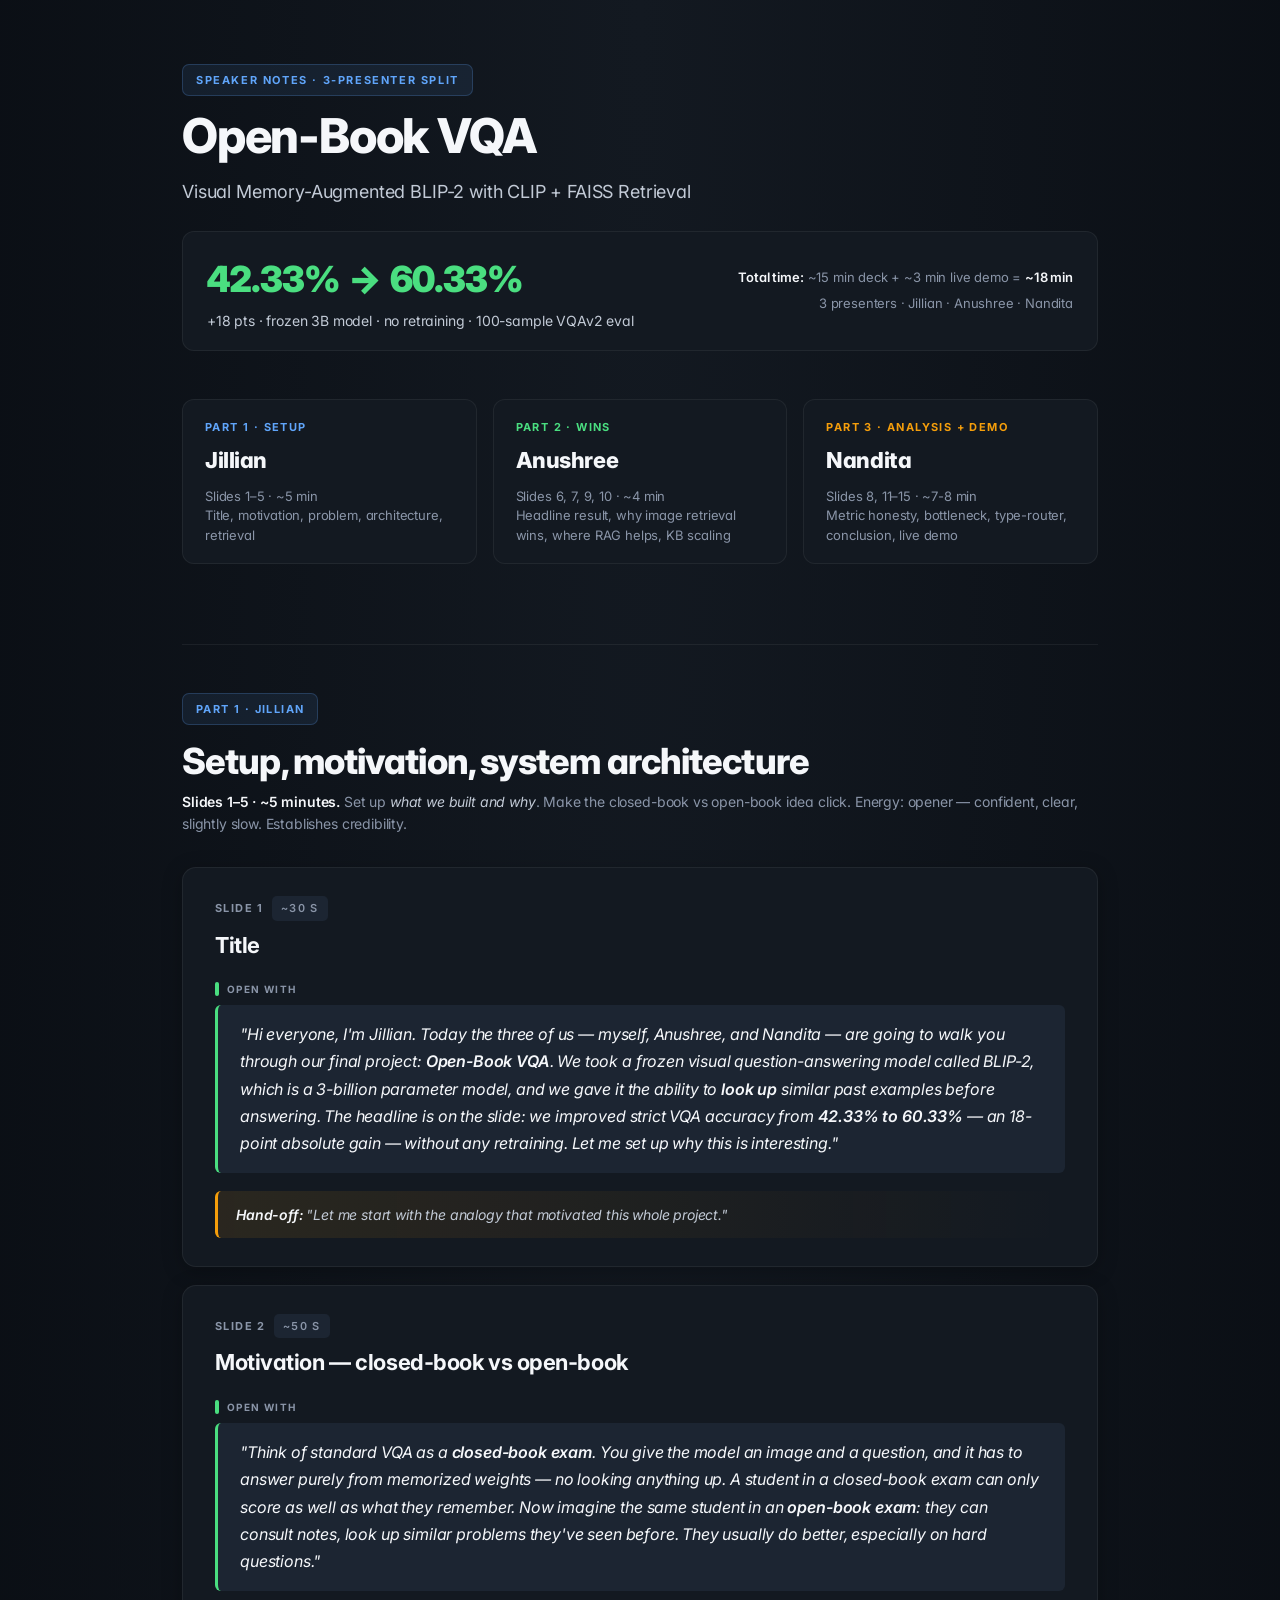
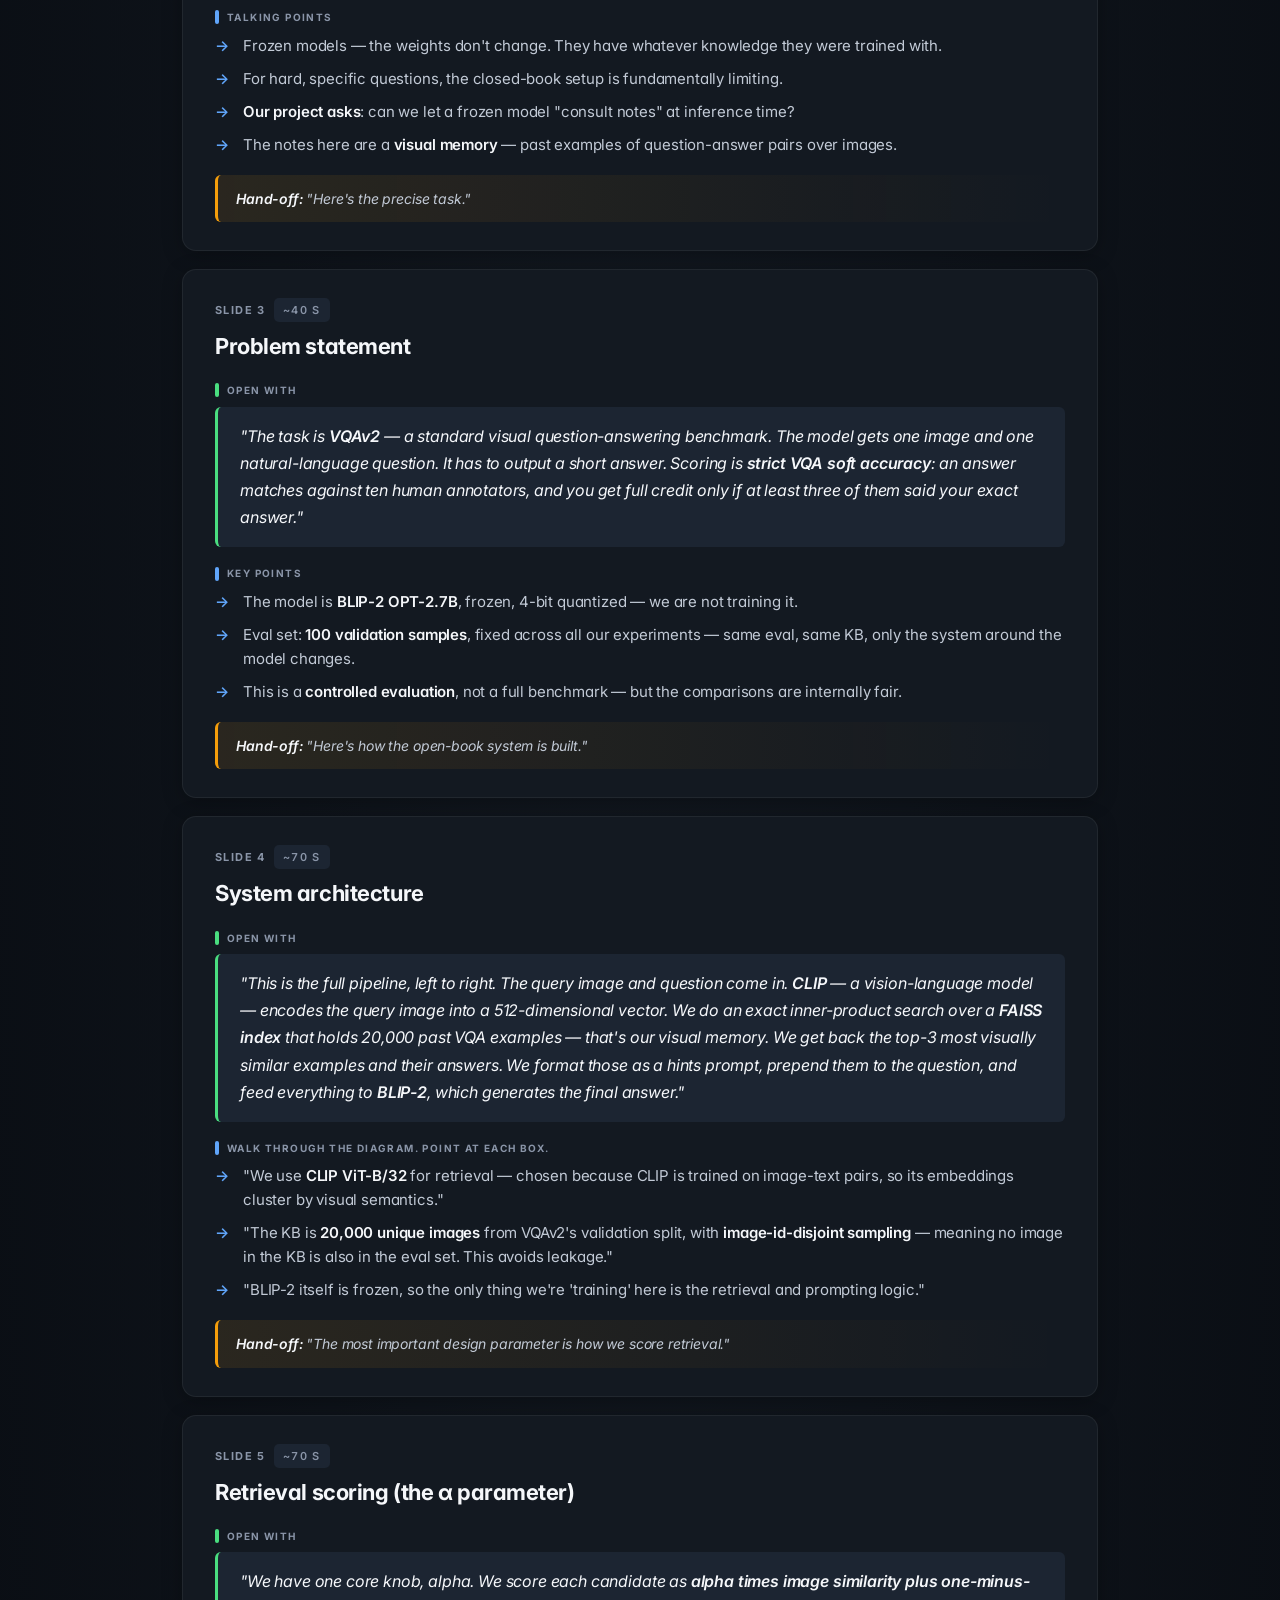
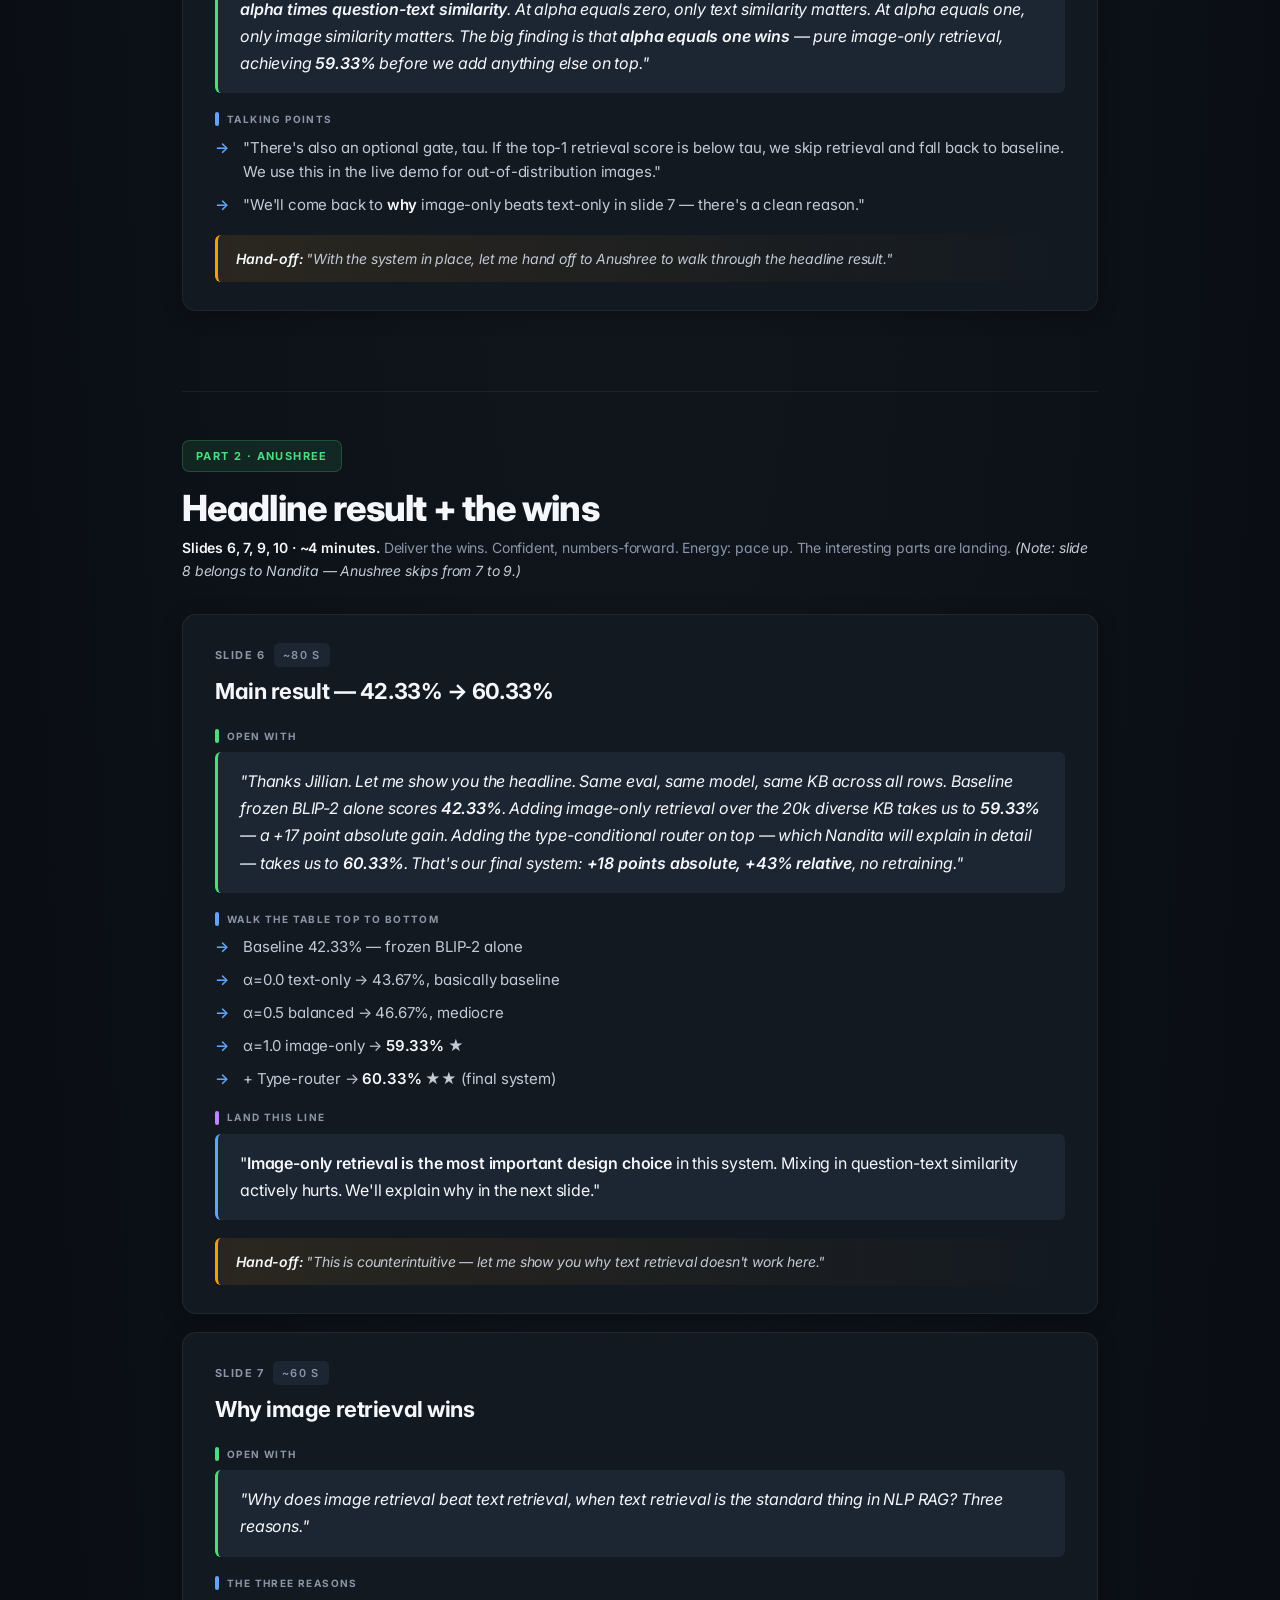
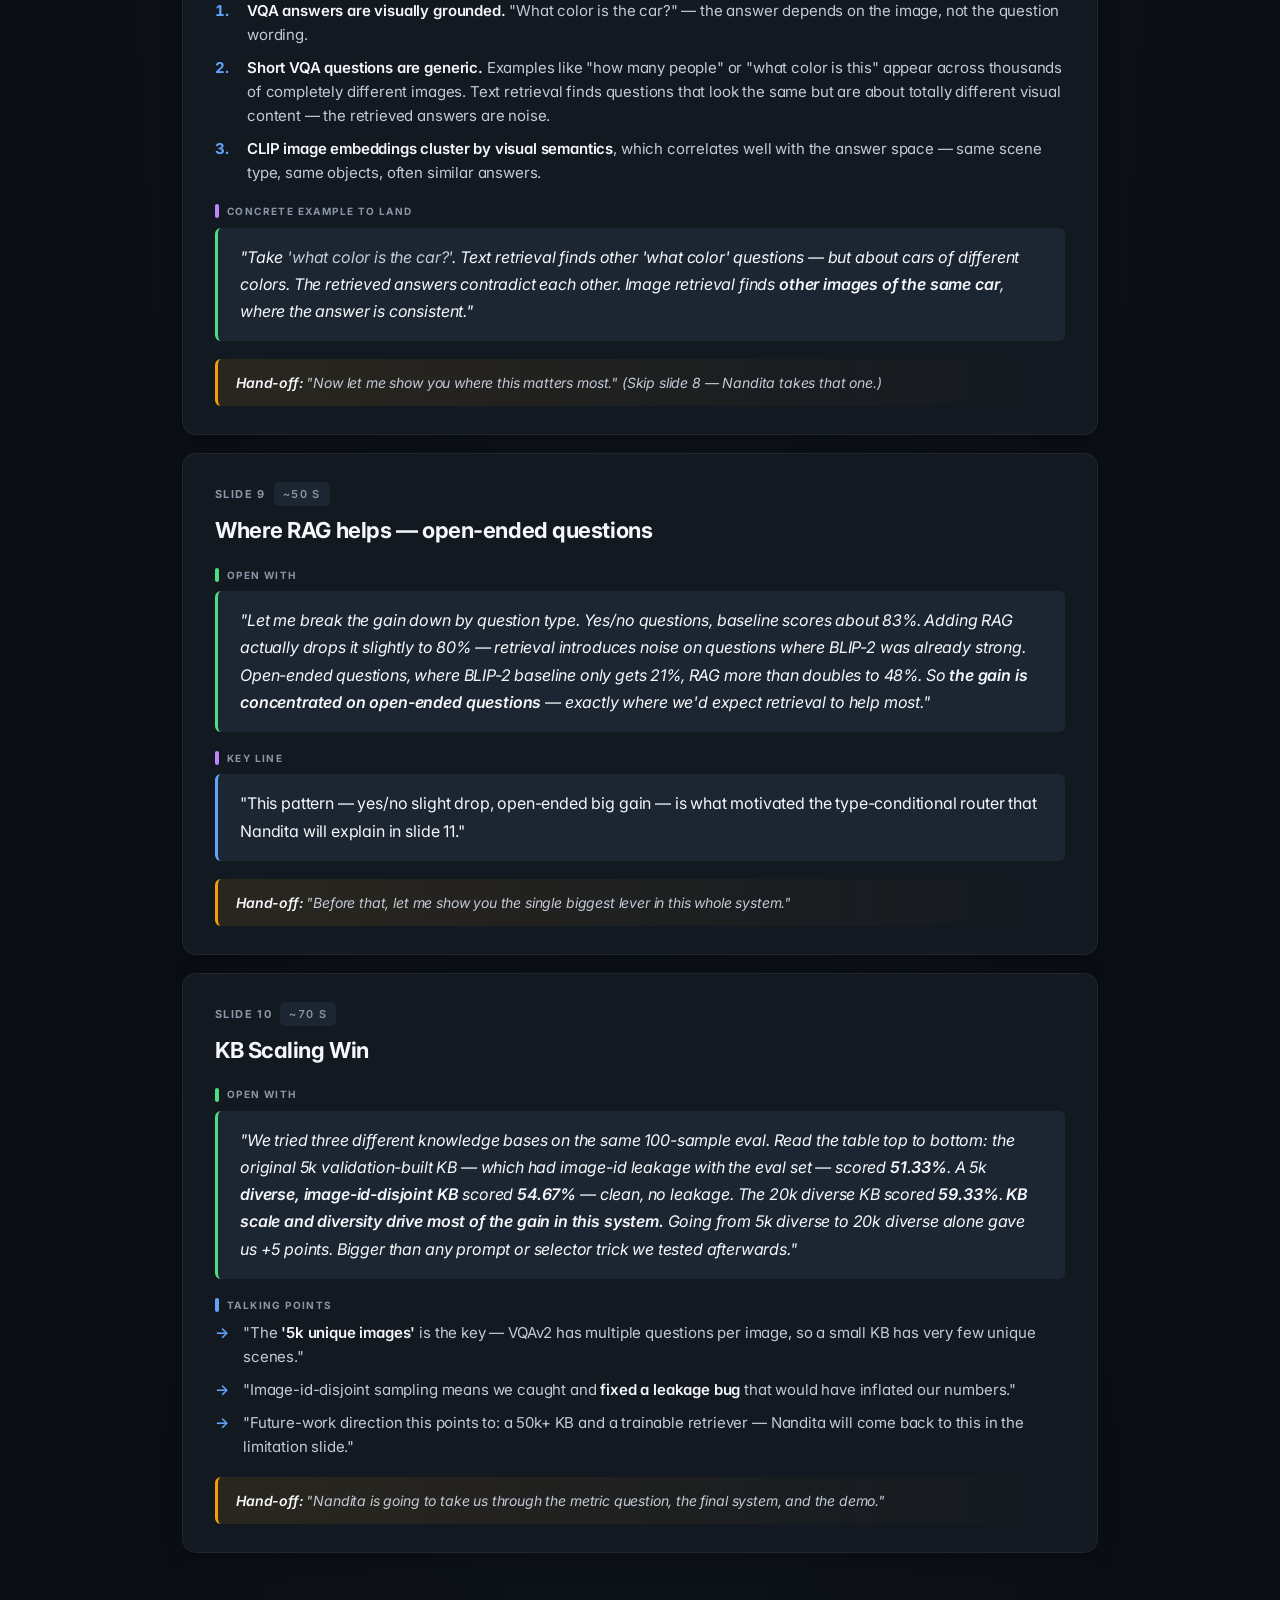
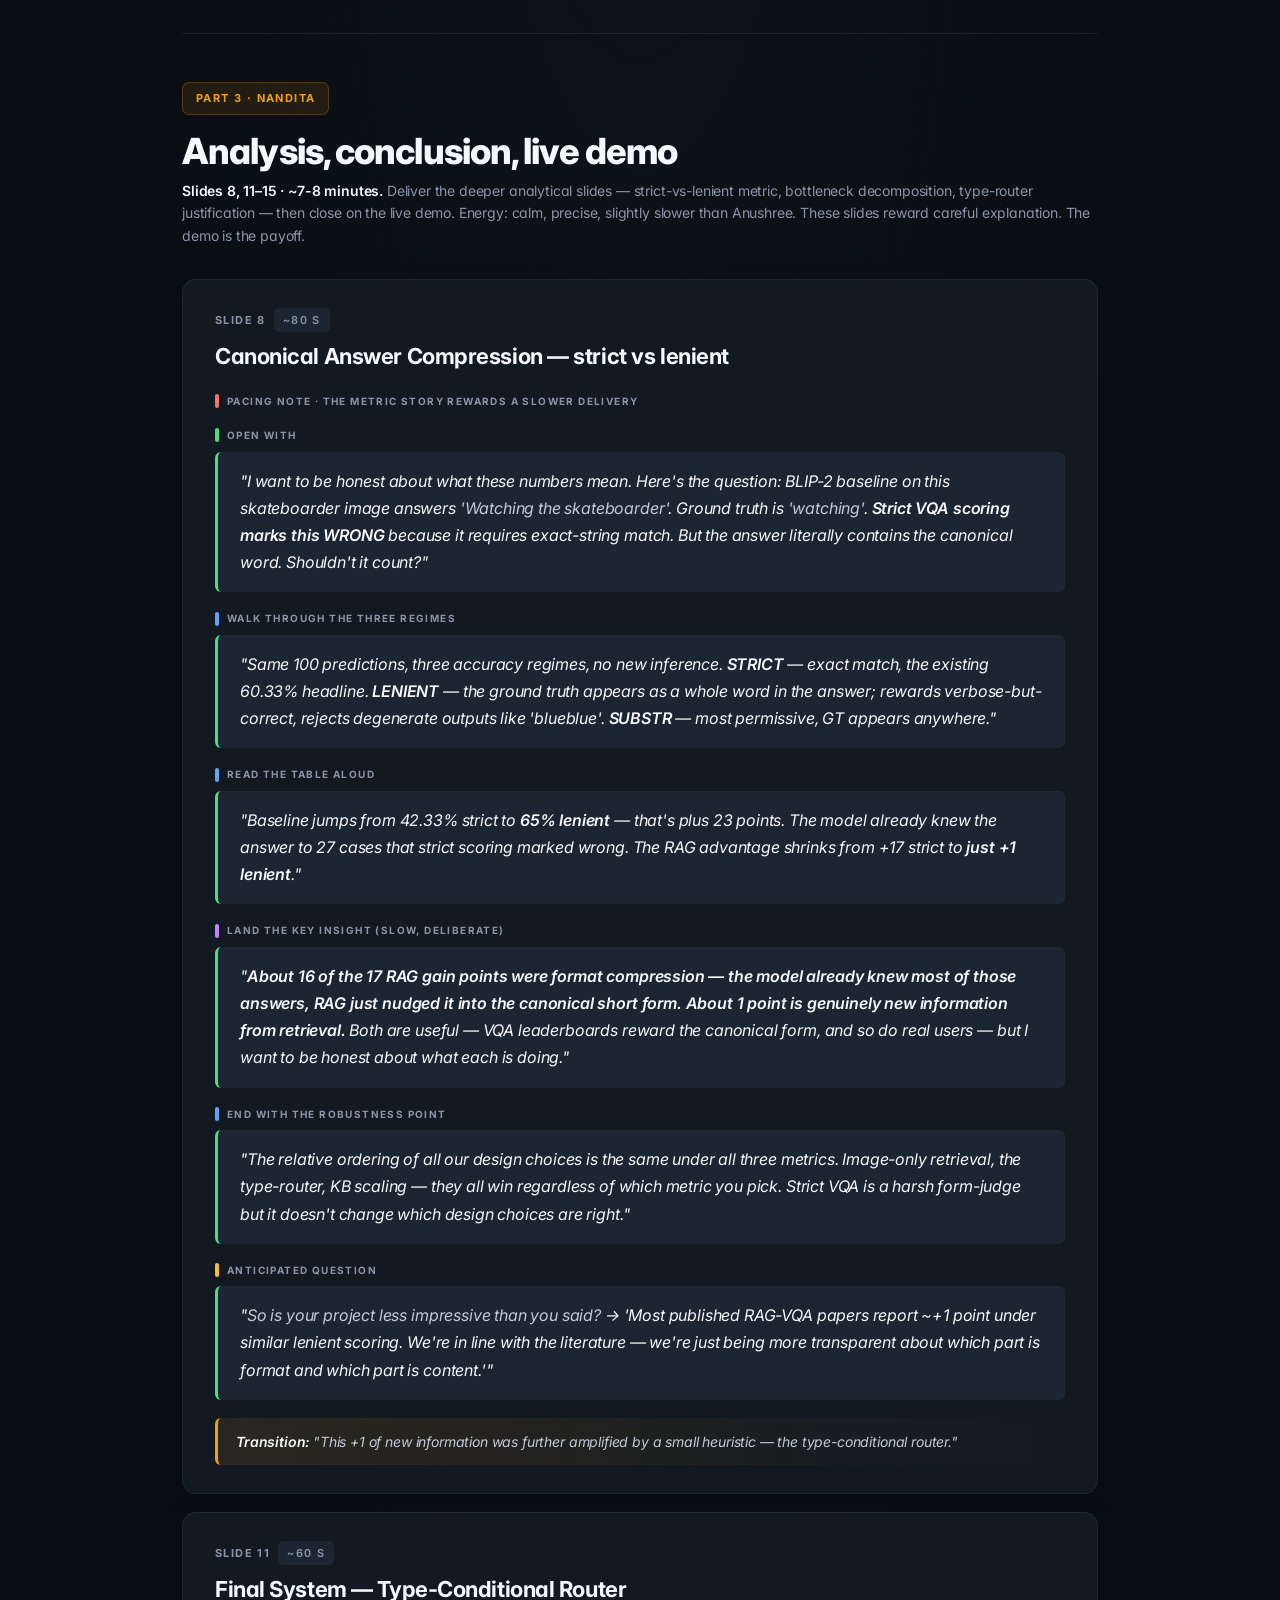
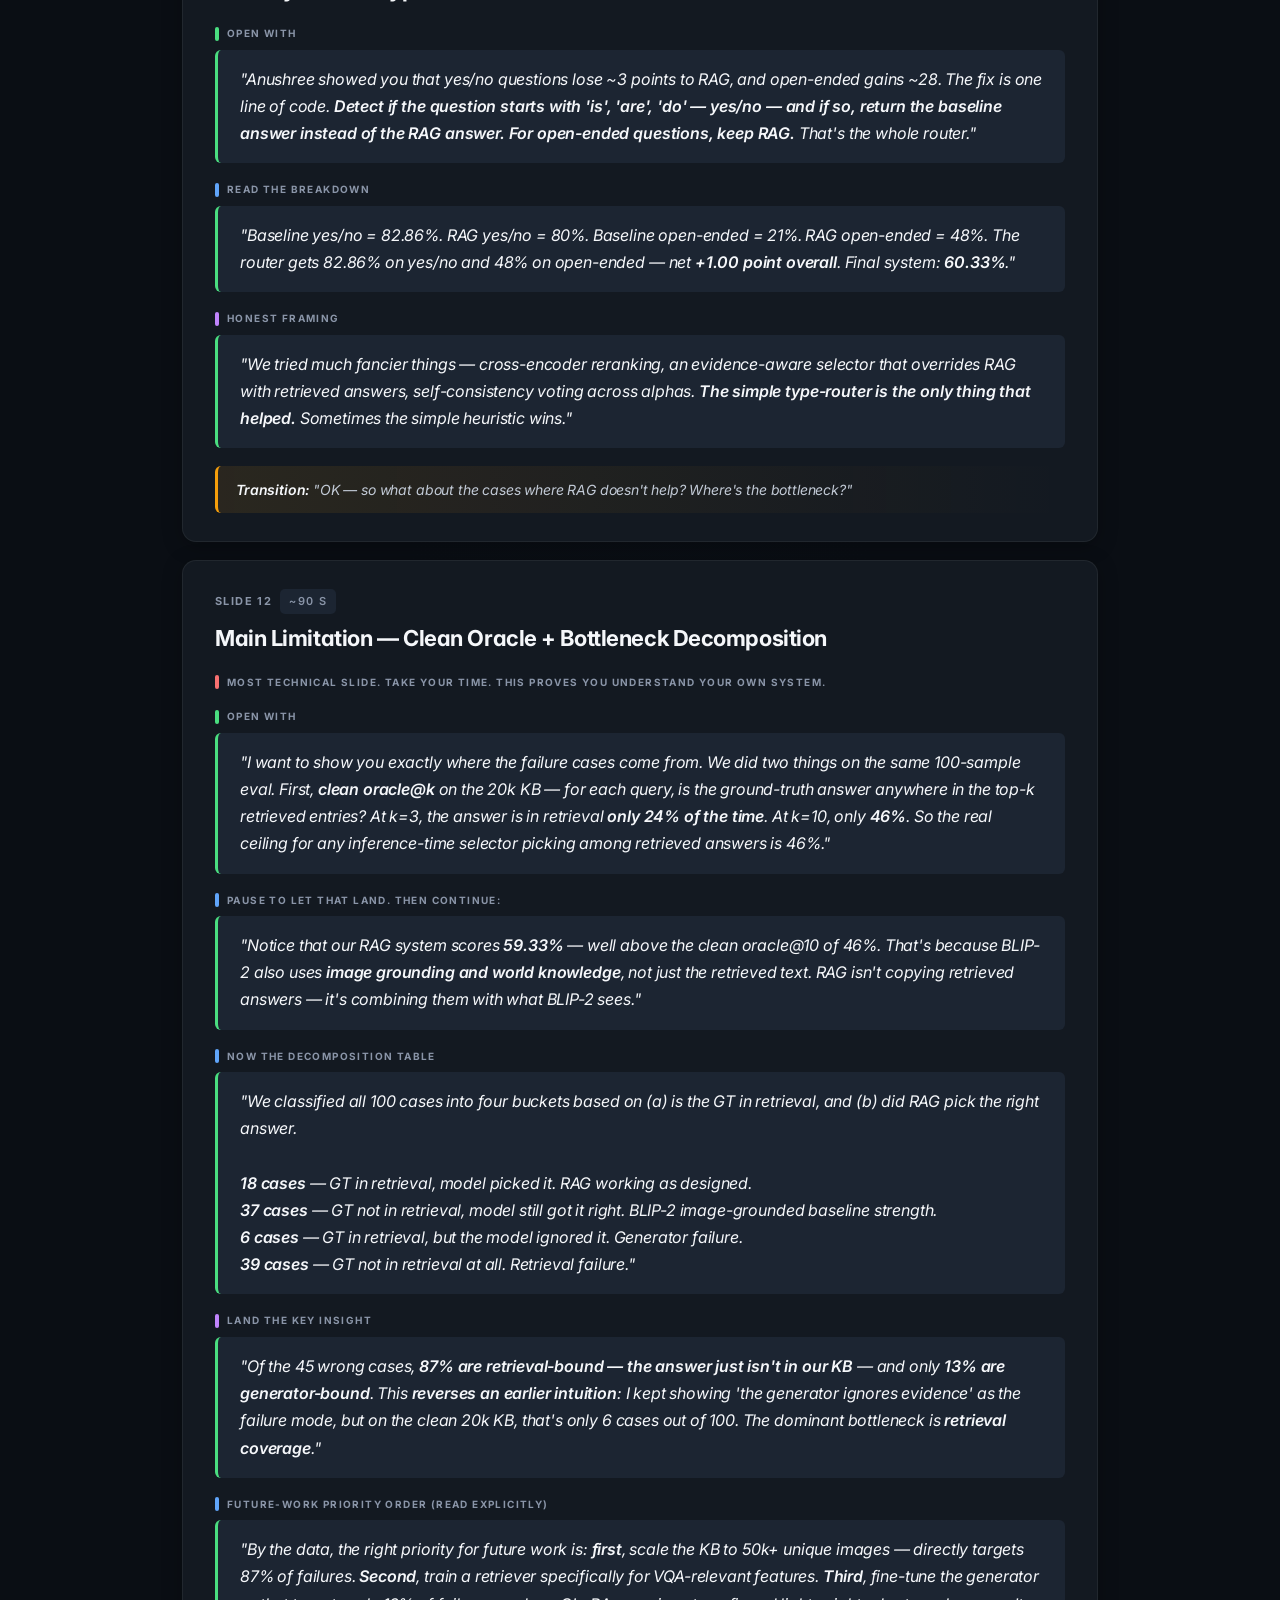
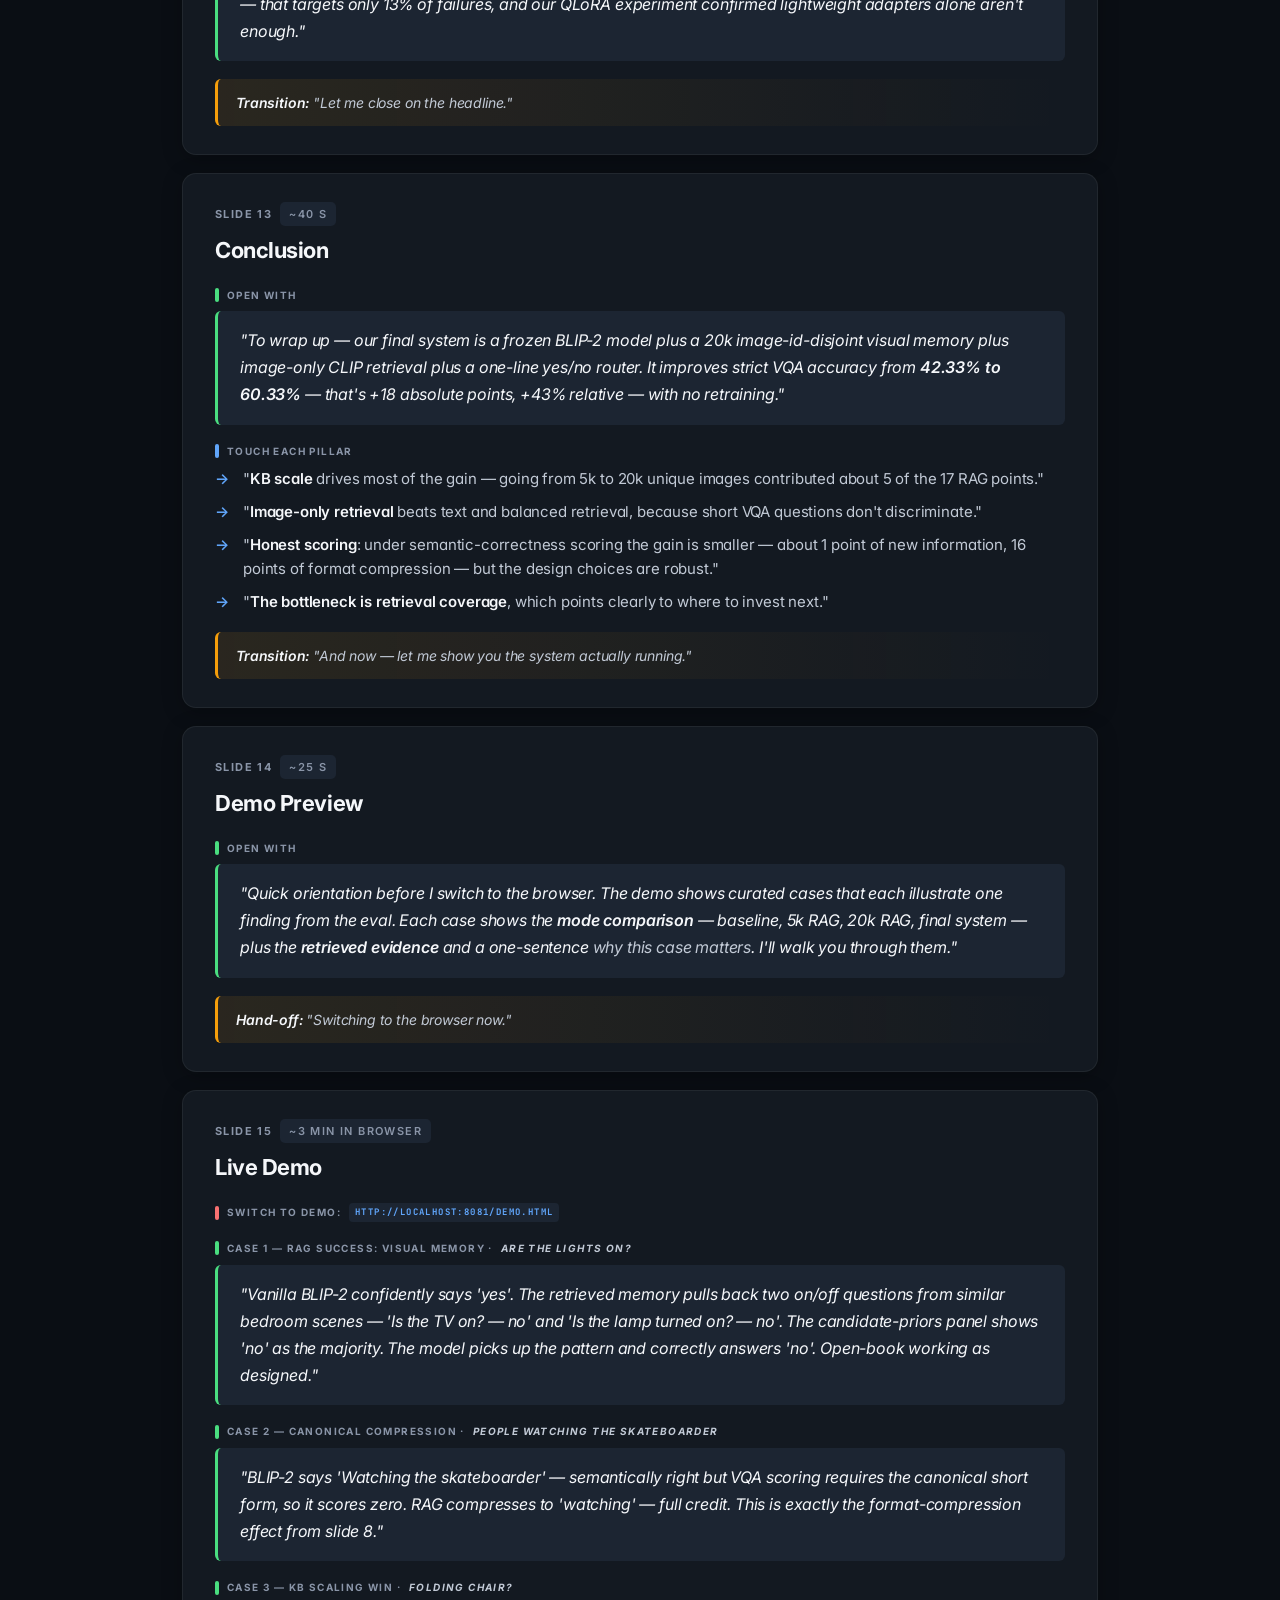
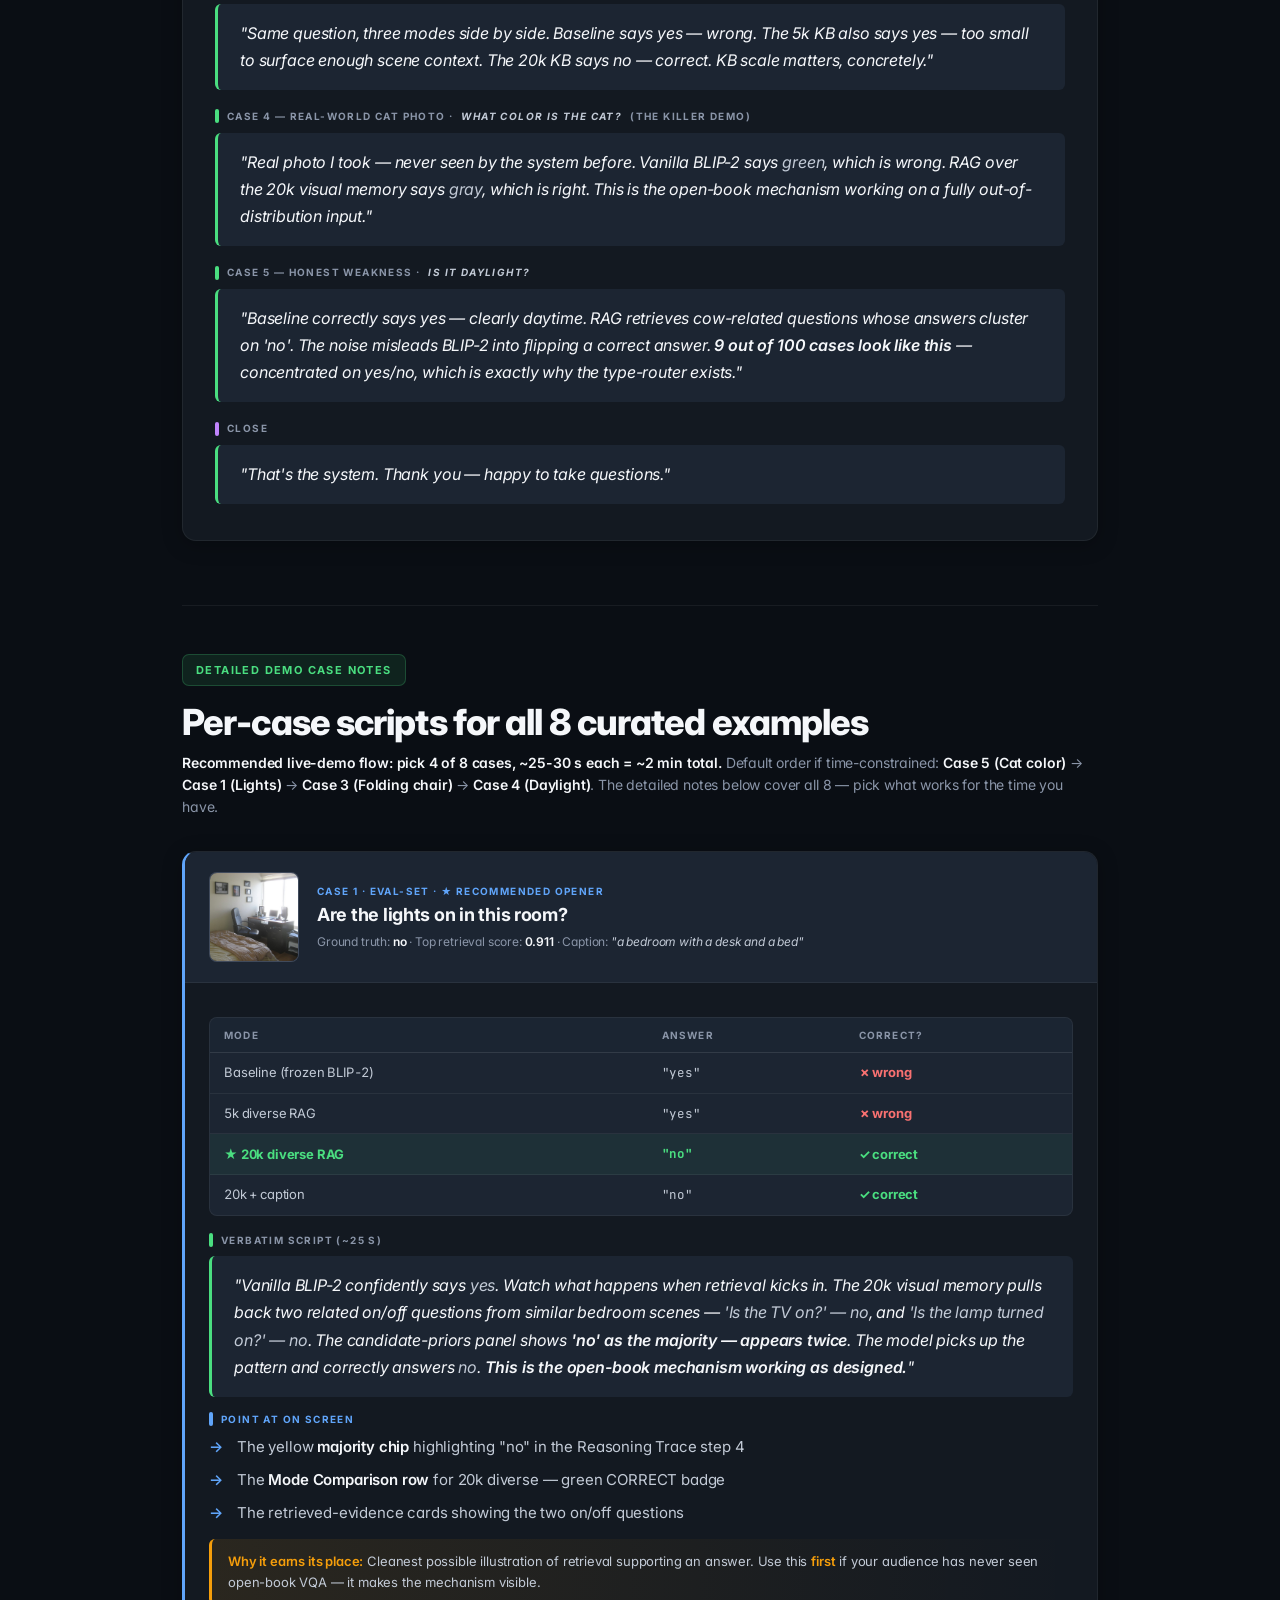
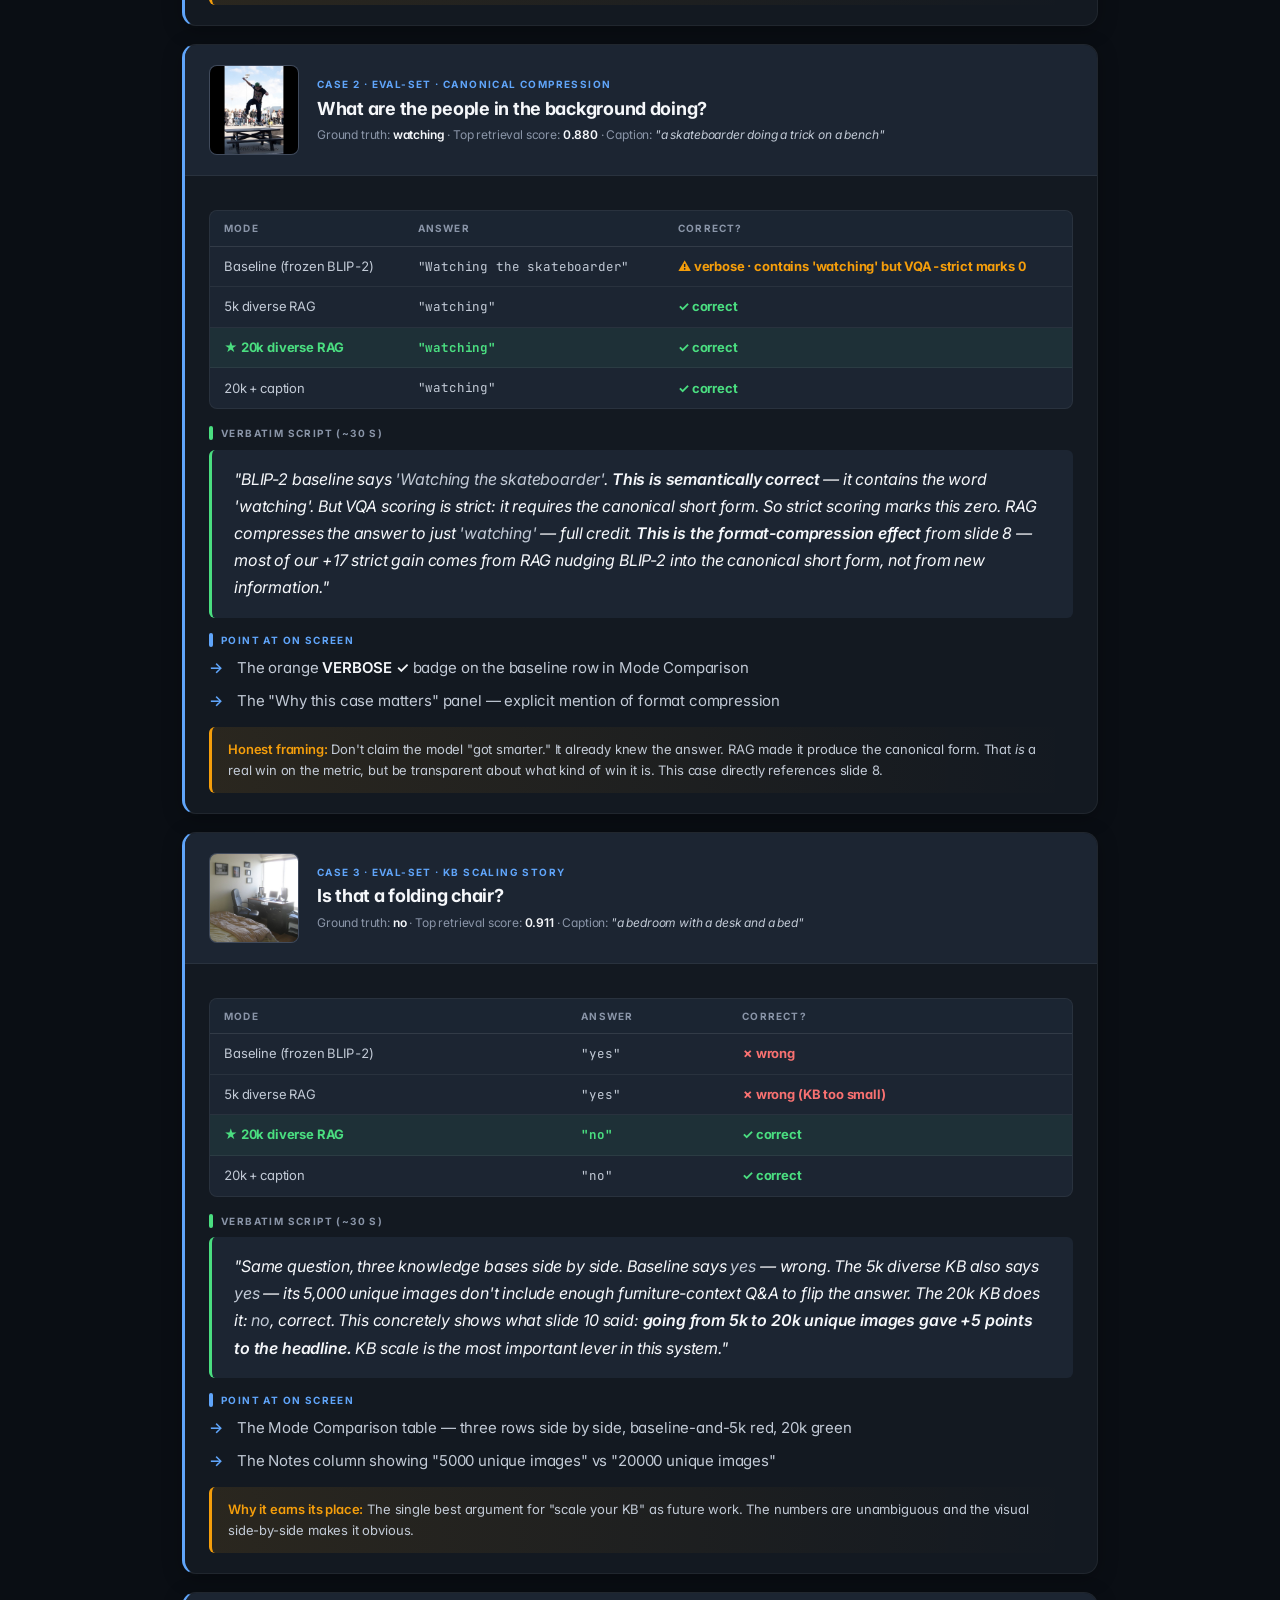
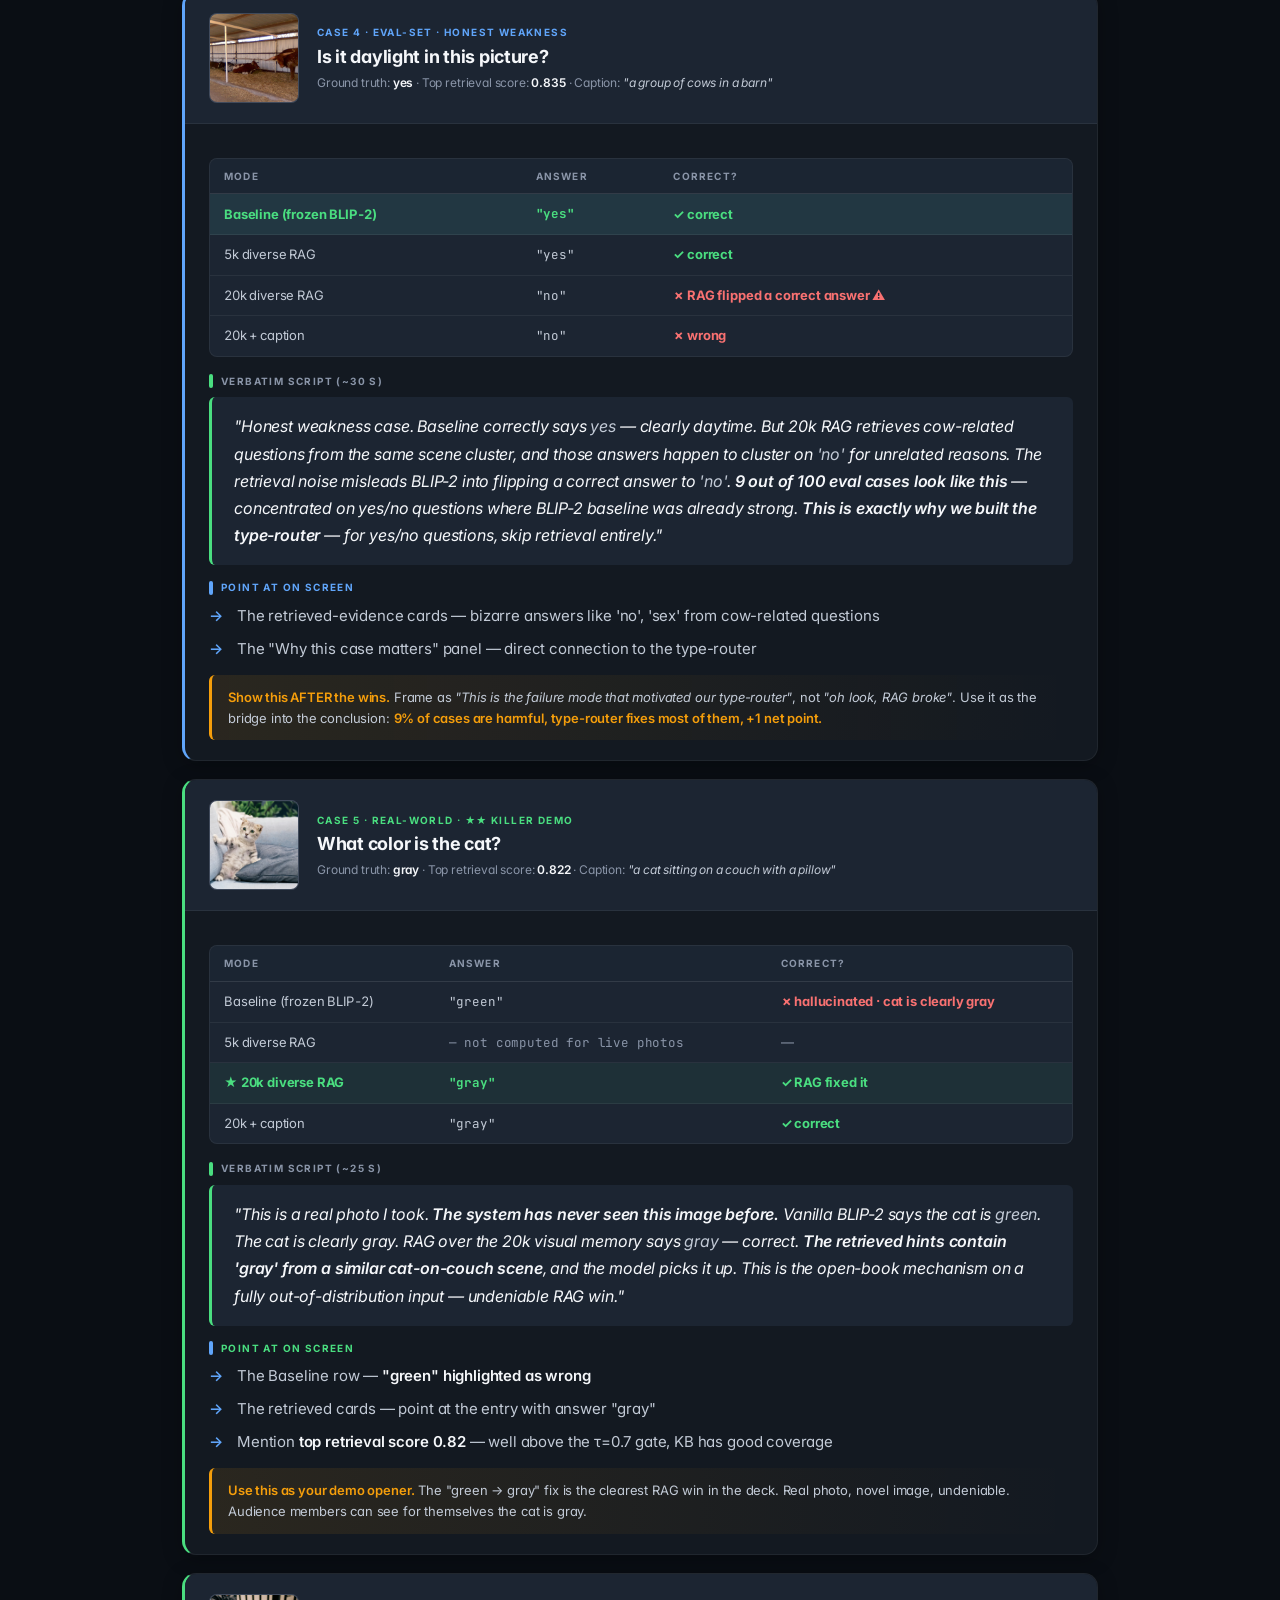
<file: presentation/speaker_notes.html>
<!DOCTYPE html>
<html lang="en">
<head>
<meta charset="UTF-8"/>
<meta name="viewport" content="width=device-width, initial-scale=1.0"/>
<title>Open-Book VQA — Speaker Notes</title>
<link rel="preconnect" href="https://fonts.googleapis.com">
<link rel="preconnect" href="https://fonts.gstatic.com" crossorigin>
<link href="https://fonts.googleapis.com/css2?family=Inter:wght@300;400;500;600;700;800;900&family=JetBrains+Mono:wght@400;500;600&display=swap" rel="stylesheet">
<style>
:root{
  --bg:#0a0e14; --bg1:#131921; --bg2:#1c2532; --bg3:#2a3548;
  --border:rgba(255,255,255,0.06); --border2:rgba(255,255,255,0.10);
  --ink:#f5f7fa; --ink-soft:#c2cad6; --ink-dim:#8a95a8;
  --green:#4ade80; --green-bg:rgba(74,222,128,0.10);
  --blue:#60a5fa;  --blue-bg:rgba(96,165,250,0.09);
  --orange:#f59e0b; --orange-bg:rgba(245,158,11,0.10);
  --red:#f87171;  --red-bg:rgba(248,113,113,0.09);
  --purple:#c084fc; --yellow:#fbbf24;
}
*{box-sizing:border-box;margin:0;padding:0;}
html,body{
  background:radial-gradient(ellipse 80% 60% at top, #131921 0%, var(--bg) 70%);
  color:var(--ink);
  font-family:'Inter',-apple-system,BlinkMacSystemFont,'Segoe UI',sans-serif;
  font-feature-settings:'cv11';
  letter-spacing:-0.01em;
  -webkit-font-smoothing:antialiased;
  min-height:100vh;
  line-height:1.65;
}
.wrap{max-width:980px;margin:0 auto;padding:64px 32px 96px;}

/* Header */
header{margin-bottom:48px;}
header .eyebrow{font-size:11px;font-weight:700;letter-spacing:1.6px;
  text-transform:uppercase;color:var(--blue);margin-bottom:14px;
  padding:6px 13px;background:var(--blue-bg);border:1px solid rgba(96,165,250,0.22);
  border-radius:7px;display:inline-block;}
header h1{font-size:48px;font-weight:800;letter-spacing:-0.025em;line-height:1.1;
  color:var(--ink);margin-bottom:14px;}
header .subtitle{font-size:18px;color:var(--ink-soft);margin-bottom:24px;}
header .headline{display:flex;gap:24px;flex-wrap:wrap;align-items:center;
  margin-top:24px;padding:18px 24px;background:var(--bg1);
  border:1px solid var(--border);border-radius:12px;}
header .headline-num{font-size:36px;font-weight:900;color:var(--green);
  font-feature-settings:'tnum';letter-spacing:-0.03em;}
header .headline-text{font-size:14px;color:var(--ink-soft);}

/* TOC */
.toc{display:grid;grid-template-columns:repeat(3,1fr);gap:16px;margin:32px 0 48px;}
.toc a{display:block;padding:18px 22px;background:var(--bg1);
  border:1px solid var(--border);border-radius:12px;text-decoration:none;
  transition:all .15s;}
.toc a:hover{border-color:var(--border2);transform:translateY(-2px);}
.toc .role{font-size:11px;font-weight:700;letter-spacing:1.4px;text-transform:uppercase;}
.toc .name{font-size:22px;font-weight:800;color:var(--ink);margin-top:6px;letter-spacing:-0.02em;}
.toc .info{font-size:13px;color:var(--ink-dim);margin-top:8px;line-height:1.5;}
.toc a.jillian .role{color:var(--blue);}
.toc a.anushree .role{color:var(--green);}
.toc a.nandita .role{color:var(--orange);}

/* Section dividers */
.section{margin-top:80px;padding-top:48px;border-top:1px solid var(--border);}
.section-tag{display:inline-block;font-size:11px;font-weight:700;letter-spacing:1.4px;
  text-transform:uppercase;padding:6px 13px;border-radius:7px;margin-bottom:16px;}
.section-tag.jillian{color:var(--blue);background:var(--blue-bg);border:1px solid rgba(96,165,250,0.22);}
.section-tag.anushree{color:var(--green);background:var(--green-bg);border:1px solid rgba(74,222,128,0.22);}
.section-tag.nandita{color:var(--orange);background:var(--orange-bg);border:1px solid rgba(245,158,11,0.22);}
.section h2{font-size:36px;font-weight:800;letter-spacing:-0.025em;line-height:1.15;
  color:var(--ink);margin-bottom:8px;}
.section .role-meta{font-size:14px;color:var(--ink-dim);margin-bottom:32px;line-height:1.6;}

/* Slide cards */
.slide-card{background:var(--bg1);border:1px solid var(--border);border-radius:14px;
  padding:28px 32px;margin-bottom:18px;box-shadow:0 4px 20px rgba(0,0,0,0.25);}
.slide-card .slide-num{font-size:11px;font-weight:700;letter-spacing:1.4px;
  text-transform:uppercase;color:var(--ink-dim);margin-bottom:6px;}
.slide-card h3{font-size:22px;font-weight:700;letter-spacing:-0.02em;color:var(--ink);
  margin-bottom:6px;}
.slide-card .duration{display:inline-block;font-size:11px;color:var(--ink-dim);
  background:var(--bg2);padding:3px 9px;border-radius:5px;margin-left:8px;
  font-variant-numeric:tabular-nums;font-weight:600;}

.field{margin-top:18px;}
.field-label{font-size:10px;font-weight:700;letter-spacing:1.4px;text-transform:uppercase;
  color:var(--ink-dim);margin-bottom:8px;display:flex;align-items:center;gap:8px;}
.field-label::before{content:'';width:4px;height:14px;background:var(--blue);border-radius:2px;}
.field.script .field-label::before{background:var(--green);}
.field.points .field-label::before{background:var(--blue);}
.field.handoff .field-label::before{background:var(--orange);}
.field.land .field-label::before{background:var(--purple);}
.field.warn .field-label::before{background:var(--red);}
.field.qa .field-label::before{background:var(--yellow);}

blockquote{background:var(--bg2);border-left:3px solid var(--green);
  padding:16px 22px;margin:8px 0;border-radius:6px;
  font-size:16px;line-height:1.7;color:var(--ink);font-style:italic;}
blockquote.points-quote{border-left-color:var(--blue);font-style:normal;}

ul,ol{padding-left:0;list-style:none;display:flex;flex-direction:column;gap:9px;
  font-size:15px;line-height:1.6;}
ul li{padding-left:28px;position:relative;color:var(--ink-soft);}
ul li::before{content:'→';position:absolute;left:0;color:var(--blue);font-weight:600;}
ol{counter-reset:olc;}
ol li{padding-left:32px;position:relative;color:var(--ink-soft);counter-increment:olc;}
ol li::before{content:counter(olc) '.';position:absolute;left:0;
  color:var(--blue);font-weight:700;font-variant-numeric:tabular-nums;}

strong, b{color:var(--ink);font-weight:600;}
em, i{color:var(--ink-soft);}
code, .mono{font-family:'JetBrains Mono','SF Mono',monospace;font-size:0.9em;
  background:var(--bg2);padding:2px 6px;border-radius:4px;color:var(--blue);}

/* Hand-off banner */
.handoff-banner{margin-top:18px;padding:12px 18px;
  background:linear-gradient(90deg, var(--orange-bg), transparent);
  border-left:3px solid var(--orange);border-radius:6px;
  font-size:14px;color:var(--ink-soft);font-style:italic;}

/* Tables */
table{width:100%;border-collapse:separate;border-spacing:0;font-size:14px;
  margin-top:14px;background:var(--bg2);border:1px solid var(--border);
  border-radius:10px;overflow:hidden;}
th{background:rgba(28,37,50,0.7);padding:12px 14px;text-align:left;
  font-size:10px;letter-spacing:1.2px;text-transform:uppercase;
  color:var(--ink-dim);border-bottom:1px solid var(--border2);font-weight:700;}
td{padding:11px 14px;border-bottom:1px solid var(--border);
  color:var(--ink-soft);font-variant-numeric:tabular-nums;}
tr:last-child td{border-bottom:none;}

/* Detailed case cards */
.case-detail-card{background:var(--bg1);border:1px solid var(--border);border-radius:14px;
  padding:0;margin-bottom:18px;box-shadow:0 4px 20px rgba(0,0,0,0.25);overflow:hidden;}
.case-detail-card.eval{border-left:3px solid var(--blue);}
.case-detail-card.live{border-left:3px solid var(--green);}
.case-detail-header{display:flex;gap:18px;align-items:center;padding:20px 24px;
  background:var(--bg2);border-bottom:1px solid var(--border);}
.case-thumb{width:90px;height:90px;object-fit:cover;border-radius:8px;
  border:1px solid var(--border2);background:var(--bg3);flex-shrink:0;}
.case-detail-header .case-meta-num{font-size:10px;font-weight:700;letter-spacing:1.4px;
  text-transform:uppercase;color:var(--ink-dim);margin-bottom:4px;}
.case-detail-header.eval .case-meta-num{color:var(--blue);}
.case-detail-header.live .case-meta-num{color:var(--green);}
.case-detail-header h4{font-size:18px;font-weight:700;color:var(--ink);
  letter-spacing:-0.015em;line-height:1.3;}
.case-detail-header .case-meta-line{font-size:12px;color:var(--ink-dim);margin-top:6px;line-height:1.5;}
.case-detail-body{padding:20px 24px;}

table.case-modes{width:100%;border-collapse:separate;border-spacing:0;
  font-size:13px;background:var(--bg2);border:1px solid var(--border);
  border-radius:8px;overflow:hidden;margin-bottom:16px;}
table.case-modes th{padding:9px 14px;background:rgba(28,37,50,0.7);
  font-size:10px;letter-spacing:1.2px;text-transform:uppercase;color:var(--ink-dim);
  border-bottom:1px solid var(--border2);font-weight:700;}
table.case-modes td{padding:9px 14px;border-bottom:1px solid var(--border);
  color:var(--ink-soft);font-variant-numeric:tabular-nums;}
table.case-modes tr:last-child td{border-bottom:none;}
table.case-modes tr.headline td{background:rgba(74,222,128,0.06);color:var(--green);font-weight:700;}
table.case-modes .ans{font-family:'JetBrains Mono',monospace;font-size:12.5px;}
table.case-modes .ok{color:var(--green);font-weight:700;}
table.case-modes .no{color:var(--red);font-weight:700;}
table.case-modes .skip{color:var(--ink-dim);}

.case-section-label{font-size:10px;font-weight:700;letter-spacing:1.4px;
  text-transform:uppercase;color:var(--ink-dim);margin-bottom:8px;
  display:flex;align-items:center;gap:8px;}
.case-section-label::before{content:'';width:4px;height:14px;background:var(--green);border-radius:2px;}
.case-points-block{margin-top:14px;}
.case-points-block.point::before{}
.case-points-block .case-section-label::before{background:var(--blue);}
.case-caveat-block{margin-top:14px;padding:12px 16px;
  background:linear-gradient(90deg, var(--orange-bg), transparent);
  border-left:3px solid var(--orange);border-radius:6px;font-size:13px;
  color:var(--ink-soft);line-height:1.6;}
.case-caveat-block strong{color:var(--orange);}

/* Q&A */
.qa-section{background:var(--bg1);border:1px solid var(--border);border-radius:14px;
  padding:32px 36px;margin-top:32px;}
.qa-block{padding:18px 22px;background:var(--bg2);border-radius:8px;margin-bottom:14px;
  border-left:3px solid var(--yellow);}
.qa-q{font-size:14px;font-weight:700;color:var(--yellow);margin-bottom:8px;
  letter-spacing:0.2px;}
.qa-a{font-size:15px;line-height:1.65;color:var(--ink-soft);}

/* Tone reminder */
.tone-grid{display:grid;grid-template-columns:1fr 1fr;gap:14px;margin-top:18px;}
.tone-card{padding:18px 22px;background:var(--bg2);border-radius:10px;
  border:1px solid var(--border);}
.tone-card.do{border-left:3px solid var(--green);}
.tone-card.dont{border-left:3px solid var(--red);}
.tone-card h4{font-size:11px;letter-spacing:1.4px;text-transform:uppercase;
  font-weight:700;margin-bottom:12px;}
.tone-card.do h4{color:var(--green);}
.tone-card.dont h4{color:var(--red);}
.tone-card ul{font-size:14px;}
.tone-card.do ul li::before{content:'✓';color:var(--green);}
.tone-card.dont ul li::before{content:'✗';color:var(--red);}

/* Logistics */
.checklist{background:var(--bg2);border:1px solid var(--border);
  border-radius:10px;padding:20px 24px;margin-top:14px;}
.checklist ol{font-size:14px;}
.checklist code{background:var(--bg);}

/* Footer */
footer{margin-top:80px;padding-top:32px;border-top:1px solid var(--border);
  text-align:center;font-size:13px;color:var(--ink-dim);}

/* Print */
@media print{
  html,body{background:white;color:black;}
  .wrap{max-width:none;padding:24px;}
  .slide-card,.qa-section,.tone-card,.checklist{box-shadow:none;
    page-break-inside:avoid;border:1px solid #ccc;}
  blockquote{background:#f5f5f5;}
  a{color:inherit;}
  .toc{display:none;}
}
</style>
</head>
<body>
<div class="wrap">

<header>
  <div class="eyebrow">Speaker Notes · 3-Presenter Split</div>
  <h1>Open-Book VQA</h1>
  <div class="subtitle">Visual Memory-Augmented BLIP-2 with CLIP + FAISS Retrieval</div>
  <div class="headline">
    <div>
      <div class="headline-num">42.33% → 60.33%</div>
      <div class="headline-text">+18 pts · frozen 3B model · no retraining · 100-sample VQAv2 eval</div>
    </div>
    <div style="margin-left:auto;font-size:13px;color:var(--ink-dim);text-align:right;">
      <div><strong style="color:var(--ink);">Total time:</strong> ~15 min deck + ~3 min live demo = <strong style="color:var(--ink);">~18 min</strong></div>
      <div style="margin-top:4px;">3 presenters · Jillian · Anushree · Nandita</div>
    </div>
  </div>
</header>

<!-- Table of contents -->
<div class="toc">
  <a href="#jillian" class="jillian">
    <div class="role">Part 1 · Setup</div>
    <div class="name">Jillian</div>
    <div class="info">Slides 1–5 · ~5 min<br/>Title, motivation, problem, architecture, retrieval</div>
  </a>
  <a href="#anushree" class="anushree">
    <div class="role">Part 2 · Wins</div>
    <div class="name">Anushree</div>
    <div class="info">Slides 6, 7, 9, 10 · ~4 min<br/>Headline result, why image retrieval wins, where RAG helps, KB scaling</div>
  </a>
  <a href="#nandita" class="nandita">
    <div class="role">Part 3 · Analysis + Demo</div>
    <div class="name">Nandita</div>
    <div class="info">Slides 8, 11–15 · ~7-8 min<br/>Metric honesty, bottleneck, type-router, conclusion, live demo</div>
  </a>
</div>

<!-- ============================== JILLIAN ============================== -->
<section class="section" id="jillian">
  <div class="section-tag jillian">Part 1 · Jillian</div>
  <h2>Setup, motivation, system architecture</h2>
  <div class="role-meta">
    <strong>Slides 1–5 · ~5 minutes.</strong> Set up <em>what we built and why</em>. Make the closed-book vs open-book idea click.
    Energy: opener — confident, clear, slightly slow. Establishes credibility.
  </div>

  <!-- SLIDE 1 -->
  <div class="slide-card">
    <div class="slide-num">Slide 1<span class="duration">~30 s</span></div>
    <h3>Title</h3>
    <div class="field script">
      <div class="field-label">Open with</div>
      <blockquote>"Hi everyone, I'm Jillian. Today the three of us — myself, Anushree, and Nandita — are going to walk you through our final project: <strong>Open-Book VQA</strong>. We took a frozen visual question-answering model called BLIP-2, which is a 3-billion parameter model, and we gave it the ability to <strong>look up</strong> similar past examples before answering. The headline is on the slide: we improved strict VQA accuracy from <strong>42.33% to 60.33%</strong> — an 18-point absolute gain — without any retraining. Let me set up why this is interesting."</blockquote>
    </div>
    <div class="handoff-banner"><strong>Hand-off:</strong> "Let me start with the analogy that motivated this whole project."</div>
  </div>

  <!-- SLIDE 2 -->
  <div class="slide-card">
    <div class="slide-num">Slide 2<span class="duration">~50 s</span></div>
    <h3>Motivation — closed-book vs open-book</h3>
    <div class="field script">
      <div class="field-label">Open with</div>
      <blockquote>"Think of standard VQA as a <strong>closed-book exam</strong>. You give the model an image and a question, and it has to answer purely from memorized weights — no looking anything up. A student in a closed-book exam can only score as well as what they remember. Now imagine the same student in an <strong>open-book exam</strong>: they can consult notes, look up similar problems they've seen before. They usually do better, especially on hard questions."</blockquote>
    </div>
    <div class="field points">
      <div class="field-label">Talking points</div>
      <ul>
        <li>Frozen models — the weights don't change. They have whatever knowledge they were trained with.</li>
        <li>For hard, specific questions, the closed-book setup is fundamentally limiting.</li>
        <li><strong>Our project asks</strong>: can we let a frozen model "consult notes" at inference time?</li>
        <li>The notes here are a <strong>visual memory</strong> — past examples of question-answer pairs over images.</li>
      </ul>
    </div>
    <div class="handoff-banner"><strong>Hand-off:</strong> "Here's the precise task."</div>
  </div>

  <!-- SLIDE 3 -->
  <div class="slide-card">
    <div class="slide-num">Slide 3<span class="duration">~40 s</span></div>
    <h3>Problem statement</h3>
    <div class="field script">
      <div class="field-label">Open with</div>
      <blockquote>"The task is <strong>VQAv2</strong> — a standard visual question-answering benchmark. The model gets one image and one natural-language question. It has to output a short answer. Scoring is <strong>strict VQA soft accuracy</strong>: an answer matches against ten human annotators, and you get full credit only if at least three of them said your exact answer."</blockquote>
    </div>
    <div class="field points">
      <div class="field-label">Key points</div>
      <ul>
        <li>The model is <strong>BLIP-2 OPT-2.7B</strong>, frozen, 4-bit quantized — we are not training it.</li>
        <li>Eval set: <strong>100 validation samples</strong>, fixed across all our experiments — same eval, same KB, only the system around the model changes.</li>
        <li>This is a <strong>controlled evaluation</strong>, not a full benchmark — but the comparisons are internally fair.</li>
      </ul>
    </div>
    <div class="handoff-banner"><strong>Hand-off:</strong> "Here's how the open-book system is built."</div>
  </div>

  <!-- SLIDE 4 -->
  <div class="slide-card">
    <div class="slide-num">Slide 4<span class="duration">~70 s</span></div>
    <h3>System architecture</h3>
    <div class="field script">
      <div class="field-label">Open with</div>
      <blockquote>"This is the full pipeline, left to right. The query image and question come in. <strong>CLIP</strong> — a vision-language model — encodes the query image into a 512-dimensional vector. We do an exact inner-product search over a <strong>FAISS index</strong> that holds 20,000 past VQA examples — that's our visual memory. We get back the top-3 most visually similar examples and their answers. We format those as a hints prompt, prepend them to the question, and feed everything to <strong>BLIP-2</strong>, which generates the final answer."</blockquote>
    </div>
    <div class="field points">
      <div class="field-label">Walk through the diagram. Point at each box.</div>
      <ul>
        <li>"We use <strong>CLIP ViT-B/32</strong> for retrieval — chosen because CLIP is trained on image-text pairs, so its embeddings cluster by visual semantics."</li>
        <li>"The KB is <strong>20,000 unique images</strong> from VQAv2's validation split, with <strong>image-id-disjoint sampling</strong> — meaning no image in the KB is also in the eval set. This avoids leakage."</li>
        <li>"BLIP-2 itself is frozen, so the only thing we're 'training' here is the retrieval and prompting logic."</li>
      </ul>
    </div>
    <div class="handoff-banner"><strong>Hand-off:</strong> "The most important design parameter is how we score retrieval."</div>
  </div>

  <!-- SLIDE 5 -->
  <div class="slide-card">
    <div class="slide-num">Slide 5<span class="duration">~70 s</span></div>
    <h3>Retrieval scoring (the α parameter)</h3>
    <div class="field script">
      <div class="field-label">Open with</div>
      <blockquote>"We have one core knob, alpha. We score each candidate as <strong>alpha times image similarity plus one-minus-alpha times question-text similarity</strong>. At alpha equals zero, only text similarity matters. At alpha equals one, only image similarity matters. The big finding is that <strong>alpha equals one wins</strong> — pure image-only retrieval, achieving <strong>59.33%</strong> before we add anything else on top."</blockquote>
    </div>
    <div class="field points">
      <div class="field-label">Talking points</div>
      <ul>
        <li>"There's also an optional gate, tau. If the top-1 retrieval score is below tau, we skip retrieval and fall back to baseline. We use this in the live demo for out-of-distribution images."</li>
        <li>"We'll come back to <strong>why</strong> image-only beats text-only in slide 7 — there's a clean reason."</li>
      </ul>
    </div>
    <div class="handoff-banner"><strong>Hand-off:</strong> "With the system in place, let me hand off to Anushree to walk through the headline result."</div>
  </div>
</section>


<!-- ============================== ANUSHREE ============================== -->
<section class="section" id="anushree">
  <div class="section-tag anushree">Part 2 · Anushree</div>
  <h2>Headline result + the wins</h2>
  <div class="role-meta">
    <strong>Slides 6, 7, 9, 10 · ~4 minutes.</strong> Deliver the wins. Confident, numbers-forward.
    Energy: pace up. The interesting parts are landing. <em>(Note: slide 8 belongs to Nandita — Anushree skips from 7 to 9.)</em>
  </div>

  <!-- SLIDE 6 -->
  <div class="slide-card">
    <div class="slide-num">Slide 6<span class="duration">~80 s</span></div>
    <h3>Main result — 42.33% → 60.33%</h3>
    <div class="field script">
      <div class="field-label">Open with</div>
      <blockquote>"Thanks Jillian. Let me show you the headline. Same eval, same model, same KB across all rows. Baseline frozen BLIP-2 alone scores <strong>42.33%</strong>. Adding image-only retrieval over the 20k diverse KB takes us to <strong>59.33%</strong> — a +17 point absolute gain. Adding the type-conditional router on top — which Nandita will explain in detail — takes us to <strong>60.33%</strong>. That's our final system: <strong>+18 points absolute, +43% relative</strong>, no retraining."</blockquote>
    </div>
    <div class="field points">
      <div class="field-label">Walk the table top to bottom</div>
      <ul>
        <li>Baseline 42.33% — frozen BLIP-2 alone</li>
        <li>α=0.0 text-only → 43.67%, basically baseline</li>
        <li>α=0.5 balanced → 46.67%, mediocre</li>
        <li>α=1.0 image-only → <strong>59.33%</strong> ★</li>
        <li>+ Type-router → <strong>60.33%</strong> ★★ (final system)</li>
      </ul>
    </div>
    <div class="field land">
      <div class="field-label">Land this line</div>
      <blockquote class="points-quote">"<strong>Image-only retrieval is the most important design choice</strong> in this system. Mixing in question-text similarity actively hurts. We'll explain why in the next slide."</blockquote>
    </div>
    <div class="handoff-banner"><strong>Hand-off:</strong> "This is counterintuitive — let me show you why text retrieval doesn't work here."</div>
  </div>

  <!-- SLIDE 7 -->
  <div class="slide-card">
    <div class="slide-num">Slide 7<span class="duration">~60 s</span></div>
    <h3>Why image retrieval wins</h3>
    <div class="field script">
      <div class="field-label">Open with</div>
      <blockquote>"Why does image retrieval beat text retrieval, when text retrieval is the standard thing in NLP RAG? Three reasons."</blockquote>
    </div>
    <div class="field points">
      <div class="field-label">The three reasons</div>
      <ol>
        <li><strong>VQA answers are visually grounded.</strong> "What color is the car?" — the answer depends on the image, not the question wording.</li>
        <li><strong>Short VQA questions are generic.</strong> Examples like "how many people" or "what color is this" appear across thousands of completely different images. Text retrieval finds questions that look the same but are about totally different visual content — the retrieved answers are noise.</li>
        <li><strong>CLIP image embeddings cluster by visual semantics</strong>, which correlates well with the answer space — same scene type, same objects, often similar answers.</li>
      </ol>
    </div>
    <div class="field land">
      <div class="field-label">Concrete example to land</div>
      <blockquote>"Take <em>'what color is the car?'</em>. Text retrieval finds other 'what color' questions — but about cars of different colors. The retrieved answers contradict each other. Image retrieval finds <strong>other images of the same car</strong>, where the answer is consistent."</blockquote>
    </div>
    <div class="handoff-banner"><strong>Hand-off:</strong> "Now let me show you where this matters most." <em>(Skip slide 8 — Nandita takes that one.)</em></div>
  </div>

  <!-- SLIDE 9 -->
  <div class="slide-card">
    <div class="slide-num">Slide 9<span class="duration">~50 s</span></div>
    <h3>Where RAG helps — open-ended questions</h3>
    <div class="field script">
      <div class="field-label">Open with</div>
      <blockquote>"Let me break the gain down by question type. Yes/no questions, baseline scores about 83%. Adding RAG actually drops it slightly to 80% — retrieval introduces noise on questions where BLIP-2 was already strong. Open-ended questions, where BLIP-2 baseline only gets 21%, RAG more than doubles to 48%. So <strong>the gain is concentrated on open-ended questions</strong> — exactly where we'd expect retrieval to help most."</blockquote>
    </div>
    <div class="field land">
      <div class="field-label">Key line</div>
      <blockquote class="points-quote">"This pattern — yes/no slight drop, open-ended big gain — is what motivated the type-conditional router that Nandita will explain in slide 11."</blockquote>
    </div>
    <div class="handoff-banner"><strong>Hand-off:</strong> "Before that, let me show you the single biggest lever in this whole system."</div>
  </div>

  <!-- SLIDE 10 -->
  <div class="slide-card">
    <div class="slide-num">Slide 10<span class="duration">~70 s</span></div>
    <h3>KB Scaling Win</h3>
    <div class="field script">
      <div class="field-label">Open with</div>
      <blockquote>"We tried three different knowledge bases on the same 100-sample eval. Read the table top to bottom: the original 5k validation-built KB — which had image-id leakage with the eval set — scored <strong>51.33%</strong>. A 5k <strong>diverse, image-id-disjoint KB</strong> scored <strong>54.67%</strong> — clean, no leakage. The 20k diverse KB scored <strong>59.33%</strong>. <strong>KB scale and diversity drive most of the gain in this system.</strong> Going from 5k diverse to 20k diverse alone gave us +5 points. Bigger than any prompt or selector trick we tested afterwards."</blockquote>
    </div>
    <div class="field points">
      <div class="field-label">Talking points</div>
      <ul>
        <li>"The <strong>'5k unique images'</strong> is the key — VQAv2 has multiple questions per image, so a small KB has very few unique scenes."</li>
        <li>"Image-id-disjoint sampling means we caught and <strong>fixed a leakage bug</strong> that would have inflated our numbers."</li>
        <li>"Future-work direction this points to: a 50k+ KB and a trainable retriever — Nandita will come back to this in the limitation slide."</li>
      </ul>
    </div>
    <div class="handoff-banner"><strong>Hand-off:</strong> "Nandita is going to take us through the metric question, the final system, and the demo."</div>
  </div>
</section>


<!-- ============================== NANDITA ============================== -->
<section class="section" id="nandita">
  <div class="section-tag nandita">Part 3 · Nandita</div>
  <h2>Analysis, conclusion, live demo</h2>
  <div class="role-meta">
    <strong>Slides 8, 11–15 · ~7-8 minutes.</strong> Deliver the deeper analytical slides — strict-vs-lenient metric, bottleneck decomposition, type-router justification — then close on the live demo.
    Energy: calm, precise, slightly slower than Anushree. These slides reward careful explanation. The demo is the payoff.
  </div>

  <!-- SLIDE 8 -->
  <div class="slide-card">
    <div class="slide-num">Slide 8<span class="duration">~80 s</span></div>
    <h3>Canonical Answer Compression — strict vs lenient</h3>
    <div class="field warn">
      <div class="field-label">Pacing note · the metric story rewards a slower delivery</div>
    </div>
    <div class="field script">
      <div class="field-label">Open with</div>
      <blockquote>"I want to be honest about what these numbers mean. Here's the question: BLIP-2 baseline on this skateboarder image answers <em>'Watching the skateboarder'</em>. Ground truth is <em>'watching'</em>. <strong>Strict VQA scoring marks this WRONG</strong> because it requires exact-string match. But the answer literally contains the canonical word. Shouldn't it count?"</blockquote>
    </div>
    <div class="field points">
      <div class="field-label">Walk through the three regimes</div>
      <blockquote>"Same 100 predictions, three accuracy regimes, no new inference. <strong>STRICT</strong> — exact match, the existing 60.33% headline. <strong>LENIENT</strong> — the ground truth appears as a whole word in the answer; rewards verbose-but-correct, rejects degenerate outputs like 'blueblue'. <strong>SUBSTR</strong> — most permissive, GT appears anywhere."</blockquote>
    </div>
    <div class="field points">
      <div class="field-label">Read the table aloud</div>
      <blockquote>"Baseline jumps from 42.33% strict to <strong>65% lenient</strong> — that's plus 23 points. The model already knew the answer to 27 cases that strict scoring marked wrong. The RAG advantage shrinks from +17 strict to <strong>just +1 lenient</strong>."</blockquote>
    </div>
    <div class="field land">
      <div class="field-label">Land the key insight (slow, deliberate)</div>
      <blockquote>"<strong>About 16 of the 17 RAG gain points were format compression — the model already knew most of those answers, RAG just nudged it into the canonical short form. About 1 point is genuinely new information from retrieval.</strong> Both are useful — VQA leaderboards reward the canonical form, and so do real users — but I want to be honest about what each is doing."</blockquote>
    </div>
    <div class="field points">
      <div class="field-label">End with the robustness point</div>
      <blockquote>"The relative ordering of all our design choices is the same under all three metrics. Image-only retrieval, the type-router, KB scaling — they all win regardless of which metric you pick. Strict VQA is a harsh form-judge but it doesn't change which design choices are right."</blockquote>
    </div>
    <div class="field qa">
      <div class="field-label">Anticipated question</div>
      <blockquote>"<em>So is your project less impressive than you said?</em> → 'Most published RAG-VQA papers report ~+1 point under similar lenient scoring. We're in line with the literature — we're just being more transparent about which part is format and which part is content.'"</blockquote>
    </div>
    <div class="handoff-banner"><strong>Transition:</strong> "This +1 of new information was further amplified by a small heuristic — the type-conditional router."</div>
  </div>

  <!-- SLIDE 11 -->
  <div class="slide-card">
    <div class="slide-num">Slide 11<span class="duration">~60 s</span></div>
    <h3>Final System — Type-Conditional Router</h3>
    <div class="field script">
      <div class="field-label">Open with</div>
      <blockquote>"Anushree showed you that yes/no questions lose ~3 points to RAG, and open-ended gains ~28. The fix is one line of code. <strong>Detect if the question starts with 'is', 'are', 'do' — yes/no — and if so, return the baseline answer instead of the RAG answer. For open-ended questions, keep RAG.</strong> That's the whole router."</blockquote>
    </div>
    <div class="field points">
      <div class="field-label">Read the breakdown</div>
      <blockquote>"Baseline yes/no = 82.86%. RAG yes/no = 80%. Baseline open-ended = 21%. RAG open-ended = 48%. The router gets 82.86% on yes/no and 48% on open-ended — net <strong>+1.00 point overall</strong>. Final system: <strong>60.33%</strong>."</blockquote>
    </div>
    <div class="field land">
      <div class="field-label">Honest framing</div>
      <blockquote>"We tried much fancier things — cross-encoder reranking, an evidence-aware selector that overrides RAG with retrieved answers, self-consistency voting across alphas. <strong>The simple type-router is the only thing that helped.</strong> Sometimes the simple heuristic wins."</blockquote>
    </div>
    <div class="handoff-banner"><strong>Transition:</strong> "OK — so what about the cases where RAG doesn't help? Where's the bottleneck?"</div>
  </div>

  <!-- SLIDE 12 -->
  <div class="slide-card">
    <div class="slide-num">Slide 12<span class="duration">~90 s</span></div>
    <h3>Main Limitation — Clean Oracle + Bottleneck Decomposition</h3>
    <div class="field warn">
      <div class="field-label">Most technical slide. Take your time. This proves you understand your own system.</div>
    </div>
    <div class="field script">
      <div class="field-label">Open with</div>
      <blockquote>"I want to show you exactly where the failure cases come from. We did two things on the same 100-sample eval. First, <strong>clean oracle@k</strong> on the 20k KB — for each query, is the ground-truth answer anywhere in the top-k retrieved entries? At k=3, the answer is in retrieval <strong>only 24% of the time</strong>. At k=10, only <strong>46%</strong>. So the real ceiling for any inference-time selector picking among retrieved answers is 46%."</blockquote>
    </div>
    <div class="field points">
      <div class="field-label">Pause to let that land. Then continue:</div>
      <blockquote>"Notice that our RAG system scores <strong>59.33%</strong> — well above the clean oracle@10 of 46%. That's because BLIP-2 also uses <strong>image grounding and world knowledge</strong>, not just the retrieved text. RAG isn't copying retrieved answers — it's combining them with what BLIP-2 sees."</blockquote>
    </div>
    <div class="field points">
      <div class="field-label">Now the decomposition table</div>
      <blockquote>"We classified all 100 cases into four buckets based on (a) is the GT in retrieval, and (b) did RAG pick the right answer.<br/><br/>
        <strong>18 cases</strong> — GT in retrieval, model picked it. RAG working as designed.<br/>
        <strong>37 cases</strong> — GT not in retrieval, model still got it right. BLIP-2 image-grounded baseline strength.<br/>
        <strong>6 cases</strong> — GT in retrieval, but the model ignored it. Generator failure.<br/>
        <strong>39 cases</strong> — GT not in retrieval at all. Retrieval failure."</blockquote>
    </div>
    <div class="field land">
      <div class="field-label">Land the key insight</div>
      <blockquote>"Of the 45 wrong cases, <strong>87% are retrieval-bound — the answer just isn't in our KB</strong> — and only <strong>13% are generator-bound</strong>. This <strong>reverses an earlier intuition</strong>: I kept showing 'the generator ignores evidence' as the failure mode, but on the clean 20k KB, that's only 6 cases out of 100. The dominant bottleneck is <strong>retrieval coverage</strong>."</blockquote>
    </div>
    <div class="field points">
      <div class="field-label">Future-work priority order (read explicitly)</div>
      <blockquote>"By the data, the right priority for future work is: <strong>first</strong>, scale the KB to 50k+ unique images — directly targets 87% of failures. <strong>Second</strong>, train a retriever specifically for VQA-relevant features. <strong>Third</strong>, fine-tune the generator — that targets only 13% of failures, and our QLoRA experiment confirmed lightweight adapters alone aren't enough."</blockquote>
    </div>
    <div class="handoff-banner"><strong>Transition:</strong> "Let me close on the headline."</div>
  </div>

  <!-- SLIDE 13 -->
  <div class="slide-card">
    <div class="slide-num">Slide 13<span class="duration">~40 s</span></div>
    <h3>Conclusion</h3>
    <div class="field script">
      <div class="field-label">Open with</div>
      <blockquote>"To wrap up — our final system is a frozen BLIP-2 model plus a 20k image-id-disjoint visual memory plus image-only CLIP retrieval plus a one-line yes/no router. It improves strict VQA accuracy from <strong>42.33% to 60.33%</strong> — that's +18 absolute points, +43% relative — with no retraining."</blockquote>
    </div>
    <div class="field points">
      <div class="field-label">Touch each pillar</div>
      <ul>
        <li>"<strong>KB scale</strong> drives most of the gain — going from 5k to 20k unique images contributed about 5 of the 17 RAG points."</li>
        <li>"<strong>Image-only retrieval</strong> beats text and balanced retrieval, because short VQA questions don't discriminate."</li>
        <li>"<strong>Honest scoring</strong>: under semantic-correctness scoring the gain is smaller — about 1 point of new information, 16 points of format compression — but the design choices are robust."</li>
        <li>"<strong>The bottleneck is retrieval coverage</strong>, which points clearly to where to invest next."</li>
      </ul>
    </div>
    <div class="handoff-banner"><strong>Transition:</strong> "And now — let me show you the system actually running."</div>
  </div>

  <!-- SLIDE 14 -->
  <div class="slide-card">
    <div class="slide-num">Slide 14<span class="duration">~25 s</span></div>
    <h3>Demo Preview</h3>
    <div class="field script">
      <div class="field-label">Open with</div>
      <blockquote>"Quick orientation before I switch to the browser. The demo shows curated cases that each illustrate one finding from the eval. Each case shows the <strong>mode comparison</strong> — baseline, 5k RAG, 20k RAG, final system — plus the <strong>retrieved evidence</strong> and a one-sentence <em>why this case matters</em>. I'll walk you through them."</blockquote>
    </div>
    <div class="handoff-banner"><strong>Hand-off:</strong> "Switching to the browser now."</div>
  </div>

  <!-- SLIDE 15 -->
  <div class="slide-card">
    <div class="slide-num">Slide 15<span class="duration">~3 min in browser</span></div>
    <h3>Live Demo</h3>
    <div class="field warn">
      <div class="field-label">Switch to demo: <code>http://localhost:8081/demo.html</code></div>
    </div>
    <div class="field script">
      <div class="field-label">Case 1 — RAG Success: Visual Memory · <em>Are the lights on?</em></div>
      <blockquote>"Vanilla BLIP-2 confidently says 'yes'. The retrieved memory pulls back two on/off questions from similar bedroom scenes — 'Is the TV on? — no' and 'Is the lamp turned on? — no'. The candidate-priors panel shows 'no' as the majority. The model picks up the pattern and correctly answers 'no'. Open-book working as designed."</blockquote>
    </div>
    <div class="field script">
      <div class="field-label">Case 2 — Canonical Compression · <em>People watching the skateboarder</em></div>
      <blockquote>"BLIP-2 says 'Watching the skateboarder' — semantically right but VQA scoring requires the canonical short form, so it scores zero. RAG compresses to 'watching' — full credit. This is exactly the format-compression effect from slide 8."</blockquote>
    </div>
    <div class="field script">
      <div class="field-label">Case 3 — KB Scaling Win · <em>Folding chair?</em></div>
      <blockquote>"Same question, three modes side by side. Baseline says yes — wrong. The 5k KB also says yes — too small to surface enough scene context. The 20k KB says no — correct. KB scale matters, concretely."</blockquote>
    </div>
    <div class="field script">
      <div class="field-label">Case 4 — Real-world cat photo · <em>What color is the cat?</em> (the killer demo)</div>
      <blockquote>"Real photo I took — never seen by the system before. Vanilla BLIP-2 says <em>green</em>, which is wrong. RAG over the 20k visual memory says <em>gray</em>, which is right. This is the open-book mechanism working on a fully out-of-distribution input."</blockquote>
    </div>
    <div class="field script">
      <div class="field-label">Case 5 — Honest Weakness · <em>Is it daylight?</em></div>
      <blockquote>"Baseline correctly says yes — clearly daytime. RAG retrieves cow-related questions whose answers cluster on 'no'. The noise misleads BLIP-2 into flipping a correct answer. <strong>9 out of 100 cases look like this</strong> — concentrated on yes/no, which is exactly why the type-router exists."</blockquote>
    </div>
    <div class="field land">
      <div class="field-label">Close</div>
      <blockquote>"That's the system. Thank you — happy to take questions."</blockquote>
    </div>
  </div>
</section>


<!-- ============================== DETAILED DEMO CASE NOTES ============================== -->
<section class="section" style="margin-top:64px;padding-top:48px;">
  <div class="section-tag" style="color:var(--green);background:var(--green-bg);border:1px solid rgba(74,222,128,0.22);">Detailed Demo Case Notes</div>
  <h2>Per-case scripts for all 8 curated examples</h2>
  <div class="role-meta">
    <strong>Recommended live-demo flow: pick 4 of 8 cases, ~25-30 s each = ~2 min total.</strong>
    Default order if time-constrained: <strong>Case 5 (Cat color)</strong> → <strong>Case 1 (Lights)</strong> → <strong>Case 3 (Folding chair)</strong> → <strong>Case 4 (Daylight)</strong>.
    The detailed notes below cover all 8 — pick what works for the time you have.
  </div>

  <!-- ─── CASE 1: B_visual_memory ─── -->
  <div class="case-detail-card eval">
    <div class="case-detail-header eval">
      <img class="case-thumb" src="../data/demo_images/262162007.jpg" alt="bedroom"/>
      <div>
        <div class="case-meta-num">Case 1 · Eval-set · ★ recommended opener</div>
        <h4>Are the lights on in this room?</h4>
        <div class="case-meta-line">Ground truth: <strong>no</strong> · Top retrieval score: <strong>0.911</strong> · Caption: <em>"a bedroom with a desk and a bed"</em></div>
      </div>
    </div>
    <div class="case-detail-body">
      <table class="case-modes">
        <thead><tr><th>Mode</th><th>Answer</th><th>Correct?</th></tr></thead>
        <tbody>
          <tr><td>Baseline (frozen BLIP-2)</td><td><span class="ans">"yes"</span></td><td><span class="no">✗ wrong</span></td></tr>
          <tr><td>5k diverse RAG</td><td><span class="ans">"yes"</span></td><td><span class="no">✗ wrong</span></td></tr>
          <tr class="headline"><td>★ 20k diverse RAG</td><td><span class="ans">"no"</span></td><td><span class="ok">✓ correct</span></td></tr>
          <tr><td>20k + caption</td><td><span class="ans">"no"</span></td><td><span class="ok">✓ correct</span></td></tr>
        </tbody>
      </table>

      <div class="case-section-label">Verbatim script (~25 s)</div>
      <blockquote>"Vanilla BLIP-2 confidently says <em>yes</em>. Watch what happens when retrieval kicks in. The 20k visual memory pulls back two related on/off questions from similar bedroom scenes — <em>'Is the TV on?' — no</em>, and <em>'Is the lamp turned on?' — no</em>. The candidate-priors panel shows <strong>'no' as the majority — appears twice</strong>. The model picks up the pattern and correctly answers <em>no</em>. <strong>This is the open-book mechanism working as designed.</strong>"</blockquote>

      <div class="case-points-block">
        <div class="case-section-label" style="color:var(--blue);">Point at on screen</div>
        <ul>
          <li>The yellow <strong>majority chip</strong> highlighting "no" in the Reasoning Trace step 4</li>
          <li>The <strong>Mode Comparison row</strong> for 20k diverse — green CORRECT badge</li>
          <li>The retrieved-evidence cards showing the two on/off questions</li>
        </ul>
      </div>

      <div class="case-caveat-block">
        <strong>Why it earns its place:</strong> Cleanest possible illustration of retrieval supporting an answer. Use this <strong>first</strong> if your audience has never seen open-book VQA — it makes the mechanism visible.
      </div>
    </div>
  </div>

  <!-- ─── CASE 2: A_open_ended ─── -->
  <div class="case-detail-card eval">
    <div class="case-detail-header eval">
      <img class="case-thumb" src="../data/demo_images/262148001.jpg" alt="skateboarder"/>
      <div>
        <div class="case-meta-num">Case 2 · Eval-set · canonical compression</div>
        <h4>What are the people in the background doing?</h4>
        <div class="case-meta-line">Ground truth: <strong>watching</strong> · Top retrieval score: <strong>0.880</strong> · Caption: <em>"a skateboarder doing a trick on a bench"</em></div>
      </div>
    </div>
    <div class="case-detail-body">
      <table class="case-modes">
        <thead><tr><th>Mode</th><th>Answer</th><th>Correct?</th></tr></thead>
        <tbody>
          <tr><td>Baseline (frozen BLIP-2)</td><td><span class="ans">"Watching the skateboarder"</span></td><td><span style="color:var(--orange);font-weight:700;">⚠ verbose · contains 'watching' but VQA-strict marks 0</span></td></tr>
          <tr><td>5k diverse RAG</td><td><span class="ans">"watching"</span></td><td><span class="ok">✓ correct</span></td></tr>
          <tr class="headline"><td>★ 20k diverse RAG</td><td><span class="ans">"watching"</span></td><td><span class="ok">✓ correct</span></td></tr>
          <tr><td>20k + caption</td><td><span class="ans">"watching"</span></td><td><span class="ok">✓ correct</span></td></tr>
        </tbody>
      </table>

      <div class="case-section-label">Verbatim script (~30 s)</div>
      <blockquote>"BLIP-2 baseline says <em>'Watching the skateboarder'</em>. <strong>This is semantically correct</strong> — it contains the word 'watching'. But VQA scoring is strict: it requires the canonical short form. So strict scoring marks this zero. RAG compresses the answer to just <em>'watching'</em> — full credit. <strong>This is the format-compression effect</strong> from slide 8 — most of our +17 strict gain comes from RAG nudging BLIP-2 into the canonical short form, not from new information."</blockquote>

      <div class="case-points-block">
        <div class="case-section-label" style="color:var(--blue);">Point at on screen</div>
        <ul>
          <li>The orange <strong>VERBOSE ✓</strong> badge on the baseline row in Mode Comparison</li>
          <li>The "Why this case matters" panel — explicit mention of format compression</li>
        </ul>
      </div>

      <div class="case-caveat-block">
        <strong>Honest framing:</strong> Don't claim the model "got smarter." It already knew the answer. RAG made it produce the canonical form. That <em>is</em> a real win on the metric, but be transparent about what kind of win it is. This case directly references slide 8.
      </div>
    </div>
  </div>

  <!-- ─── CASE 3: C_kb_scaling ─── -->
  <div class="case-detail-card eval">
    <div class="case-detail-header eval">
      <img class="case-thumb" src="../data/demo_images/262162000.jpg" alt="bedroom chair"/>
      <div>
        <div class="case-meta-num">Case 3 · Eval-set · KB scaling story</div>
        <h4>Is that a folding chair?</h4>
        <div class="case-meta-line">Ground truth: <strong>no</strong> · Top retrieval score: <strong>0.911</strong> · Caption: <em>"a bedroom with a desk and a bed"</em></div>
      </div>
    </div>
    <div class="case-detail-body">
      <table class="case-modes">
        <thead><tr><th>Mode</th><th>Answer</th><th>Correct?</th></tr></thead>
        <tbody>
          <tr><td>Baseline (frozen BLIP-2)</td><td><span class="ans">"yes"</span></td><td><span class="no">✗ wrong</span></td></tr>
          <tr><td>5k diverse RAG</td><td><span class="ans">"yes"</span></td><td><span class="no">✗ wrong (KB too small)</span></td></tr>
          <tr class="headline"><td>★ 20k diverse RAG</td><td><span class="ans">"no"</span></td><td><span class="ok">✓ correct</span></td></tr>
          <tr><td>20k + caption</td><td><span class="ans">"no"</span></td><td><span class="ok">✓ correct</span></td></tr>
        </tbody>
      </table>

      <div class="case-section-label">Verbatim script (~30 s)</div>
      <blockquote>"Same question, three knowledge bases side by side. Baseline says <em>yes</em> — wrong. The 5k diverse KB also says <em>yes</em> — its 5,000 unique images don't include enough furniture-context Q&A to flip the answer. The 20k KB does it: <em>no</em>, correct. This concretely shows what slide 10 said: <strong>going from 5k to 20k unique images gave +5 points to the headline.</strong> KB scale is the most important lever in this system."</blockquote>

      <div class="case-points-block">
        <div class="case-section-label" style="color:var(--blue);">Point at on screen</div>
        <ul>
          <li>The Mode Comparison table — three rows side by side, baseline-and-5k red, 20k green</li>
          <li>The Notes column showing "5000 unique images" vs "20000 unique images"</li>
        </ul>
      </div>

      <div class="case-caveat-block">
        <strong>Why it earns its place:</strong> The single best argument for "scale your KB" as future work. The numbers are unambiguous and the visual side-by-side makes it obvious.
      </div>
    </div>
  </div>

  <!-- ─── CASE 4: F_retrieval_noise ─── -->
  <div class="case-detail-card eval">
    <div class="case-detail-header eval">
      <img class="case-thumb" src="../data/demo_images/240301001.jpg" alt="cows in barn"/>
      <div>
        <div class="case-meta-num">Case 4 · Eval-set · honest weakness</div>
        <h4>Is it daylight in this picture?</h4>
        <div class="case-meta-line">Ground truth: <strong>yes</strong> · Top retrieval score: <strong>0.835</strong> · Caption: <em>"a group of cows in a barn"</em></div>
      </div>
    </div>
    <div class="case-detail-body">
      <table class="case-modes">
        <thead><tr><th>Mode</th><th>Answer</th><th>Correct?</th></tr></thead>
        <tbody>
          <tr class="headline" style="background:rgba(96,165,250,0.06);"><td>Baseline (frozen BLIP-2)</td><td><span class="ans">"yes"</span></td><td><span class="ok">✓ correct</span></td></tr>
          <tr><td>5k diverse RAG</td><td><span class="ans">"yes"</span></td><td><span class="ok">✓ correct</span></td></tr>
          <tr><td>20k diverse RAG</td><td><span class="ans">"no"</span></td><td><span class="no">✗ RAG flipped a correct answer ⚠</span></td></tr>
          <tr><td>20k + caption</td><td><span class="ans">"no"</span></td><td><span class="no">✗ wrong</span></td></tr>
        </tbody>
      </table>

      <div class="case-section-label">Verbatim script (~30 s)</div>
      <blockquote>"Honest weakness case. Baseline correctly says <em>yes</em> — clearly daytime. But 20k RAG retrieves cow-related questions from the same scene cluster, and those answers happen to cluster on <em>'no'</em> for unrelated reasons. The retrieval noise misleads BLIP-2 into flipping a correct answer to <em>'no'</em>. <strong>9 out of 100 eval cases look like this</strong> — concentrated on yes/no questions where BLIP-2 baseline was already strong. <strong>This is exactly why we built the type-router</strong> — for yes/no questions, skip retrieval entirely."</blockquote>

      <div class="case-points-block">
        <div class="case-section-label" style="color:var(--blue);">Point at on screen</div>
        <ul>
          <li>The retrieved-evidence cards — bizarre answers like 'no', 'sex' from cow-related questions</li>
          <li>The "Why this case matters" panel — direct connection to the type-router</li>
        </ul>
      </div>

      <div class="case-caveat-block">
        <strong>Show this AFTER the wins.</strong> Frame as <em>"This is the failure mode that motivated our type-router"</em>, not <em>"oh look, RAG broke"</em>. Use it as the bridge into the conclusion: <strong>9% of cases are harmful, type-router fixes most of them, +1 net point.</strong>
      </div>
    </div>
  </div>

  <!-- ─── CASE 5: L1_cat_color ─── -->
  <div class="case-detail-card live">
    <div class="case-detail-header live">
      <img class="case-thumb" src="../data/live_demo_images/cat.png" alt="gray cat"/>
      <div>
        <div class="case-meta-num">Case 5 · Real-world · ★★ killer demo</div>
        <h4>What color is the cat?</h4>
        <div class="case-meta-line">Ground truth: <strong>gray</strong> · Top retrieval score: <strong>0.822</strong> · Caption: <em>"a cat sitting on a couch with a pillow"</em></div>
      </div>
    </div>
    <div class="case-detail-body">
      <table class="case-modes">
        <thead><tr><th>Mode</th><th>Answer</th><th>Correct?</th></tr></thead>
        <tbody>
          <tr><td>Baseline (frozen BLIP-2)</td><td><span class="ans">"green"</span></td><td><span class="no">✗ hallucinated · cat is clearly gray</span></td></tr>
          <tr><td>5k diverse RAG</td><td><span class="ans skip">— not computed for live photos</span></td><td><span class="skip">—</span></td></tr>
          <tr class="headline"><td>★ 20k diverse RAG</td><td><span class="ans">"gray"</span></td><td><span class="ok">✓ RAG fixed it</span></td></tr>
          <tr><td>20k + caption</td><td><span class="ans">"gray"</span></td><td><span class="ok">✓ correct</span></td></tr>
        </tbody>
      </table>

      <div class="case-section-label">Verbatim script (~25 s)</div>
      <blockquote>"This is a real photo I took. <strong>The system has never seen this image before.</strong> Vanilla BLIP-2 says the cat is <em>green</em>. The cat is clearly gray. RAG over the 20k visual memory says <em>gray</em> — correct. <strong>The retrieved hints contain 'gray' from a similar cat-on-couch scene</strong>, and the model picks it up. This is the open-book mechanism on a fully out-of-distribution input — undeniable RAG win."</blockquote>

      <div class="case-points-block">
        <div class="case-section-label" style="color:var(--green);">Point at on screen</div>
        <ul>
          <li>The Baseline row — <strong>"green" highlighted as wrong</strong></li>
          <li>The retrieved cards — point at the entry with answer "gray"</li>
          <li>Mention <strong>top retrieval score 0.82</strong> — well above the τ=0.7 gate, KB has good coverage</li>
        </ul>
      </div>

      <div class="case-caveat-block">
        <strong>Use this as your demo opener.</strong> The "green → gray" fix is the clearest RAG win in the deck. Real photo, novel image, undeniable. Audience members can see for themselves the cat is gray.
      </div>
    </div>
  </div>

  <!-- ─── CASE 6: L2_pizza_food ─── -->
  <div class="case-detail-card live">
    <div class="case-detail-header live">
      <img class="case-thumb" src="../data/live_demo_images/pizza.png" alt="pizza"/>
      <div>
        <div class="case-meta-num">Case 6 · Real-world · non-destructive on easy</div>
        <h4>What kind of food is this?</h4>
        <div class="case-meta-line">Ground truth: <strong>pizza</strong> · Top retrieval score: <strong>0.877</strong> · Caption: <em>"a person cutting a slice of pizza on a plate"</em></div>
      </div>
    </div>
    <div class="case-detail-body">
      <table class="case-modes">
        <thead><tr><th>Mode</th><th>Answer</th><th>Correct?</th></tr></thead>
        <tbody>
          <tr><td>Baseline (frozen BLIP-2)</td><td><span class="ans">"pizza"</span></td><td><span class="ok">✓ correct</span></td></tr>
          <tr><td>5k diverse RAG</td><td><span class="ans skip">—</span></td><td><span class="skip">—</span></td></tr>
          <tr class="headline"><td>★ 20k diverse RAG</td><td><span class="ans">"pizza"</span></td><td><span class="ok">✓ correct</span></td></tr>
          <tr><td>20k + caption</td><td><span class="ans">"pizza"</span></td><td><span class="ok">✓ correct</span></td></tr>
        </tbody>
      </table>

      <div class="case-section-label">Verbatim script (~15 s · short)</div>
      <blockquote>"Pizza photo. Both baseline and RAG say <em>pizza</em>. <strong>RAG is non-destructive when the baseline is already correct</strong> — about 70% of the eval looks like this. Important for production reliability: adding retrieval doesn't break easy cases."</blockquote>

      <div class="case-points-block">
        <div class="case-section-label" style="color:var(--green);">Point at on screen</div>
        <ul>
          <li>All four mode rows showing the same answer — visual consistency</li>
        </ul>
      </div>

      <div class="case-caveat-block">
        <strong>Brief case.</strong> Use only if you have time after the cat. Demonstrates that the system is reliable, not just lucky on the wins. <strong>Skip if time-tight.</strong>
      </div>
    </div>
  </div>

  <!-- ─── CASE 7: L3_cyclist_action ─── -->
  <div class="case-detail-card live">
    <div class="case-detail-header live">
      <img class="case-thumb" src="../data/live_demo_images/cyclist.png" alt="cyclist"/>
      <div>
        <div class="case-meta-num">Case 7 · Real-world · open-ended success</div>
        <h4>What is the person doing?</h4>
        <div class="case-meta-line">Ground truth: <strong>riding a bike</strong> · Top retrieval score: <strong>0.809</strong> · Caption: <em>"a man riding a bike on a paved road"</em></div>
      </div>
    </div>
    <div class="case-detail-body">
      <table class="case-modes">
        <thead><tr><th>Mode</th><th>Answer</th><th>Correct?</th></tr></thead>
        <tbody>
          <tr><td>Baseline (frozen BLIP-2)</td><td><span class="ans">"riding a bike"</span></td><td><span class="ok">✓ correct</span></td></tr>
          <tr><td>5k diverse RAG</td><td><span class="ans skip">—</span></td><td><span class="skip">—</span></td></tr>
          <tr class="headline"><td>★ 20k diverse RAG</td><td><span class="ans">"riding a bike"</span></td><td><span class="ok">✓ correct</span></td></tr>
          <tr><td>20k + caption</td><td><span class="ans">"riding a bike"</span></td><td><span class="ok">✓ correct</span></td></tr>
        </tbody>
      </table>

      <div class="case-section-label">Verbatim script (~20 s)</div>
      <blockquote>"Outdoor cyclist photo. Open-ended question: <em>what is the person doing?</em>. Both baseline and RAG say <em>riding a bike</em>. Expand the Reasoning Trace — see the retrieved Q&A pairs come from other cycling and outdoor scenes. <strong>This is RAG <em>backing up</em> the baseline rather than rescuing it</strong> — a subtler form of the open-book benefit. Confidence calibration."</blockquote>

      <div class="case-points-block">
        <div class="case-section-label" style="color:var(--green);">Point at on screen</div>
        <ul>
          <li>Expand the Reasoning Trace (advanced diagnostics) to show retrieval reinforcing the answer</li>
          <li>Top score 0.81 — solid coverage</li>
        </ul>
      </div>

      <div class="case-caveat-block">
        <strong>Optional.</strong> Use if your audience asks "does retrieval matter when baseline is already right?" — answer: it provides confidence by agreement with retrieved evidence.
      </div>
    </div>
  </div>

  <!-- ─── CASE 8: L4_baseball_yn ─── -->
  <div class="case-detail-card live">
    <div class="case-detail-header live">
      <img class="case-thumb" src="../data/live_demo_images/baseball.png" alt="baseball"/>
      <div>
        <div class="case-meta-num">Case 8 · Real-world · type-router visible</div>
        <h4>Is the player batting?</h4>
        <div class="case-meta-line">Ground truth: <strong>yes</strong> · Top retrieval score: <strong>0.882</strong> · Caption: <em>"a baseball player swinging at a pitch during a game"</em></div>
      </div>
    </div>
    <div class="case-detail-body">
      <table class="case-modes">
        <thead><tr><th>Mode</th><th>Answer</th><th>Correct?</th></tr></thead>
        <tbody>
          <tr><td>Baseline (frozen BLIP-2)</td><td><span class="ans">"yes"</span></td><td><span class="ok">✓ correct</span></td></tr>
          <tr><td>5k diverse RAG</td><td><span class="ans skip">—</span></td><td><span class="skip">—</span></td></tr>
          <tr class="headline"><td>★ 20k diverse RAG</td><td><span class="ans">"yes"</span></td><td><span class="ok">✓ type-router routes to baseline</span></td></tr>
          <tr><td>20k + caption</td><td><span class="ans">"yes"</span></td><td><span class="ok">✓ correct</span></td></tr>
        </tbody>
      </table>

      <div class="case-section-label">Verbatim script (~25 s)</div>
      <blockquote>"Baseball photo. Yes/no question: <em>is the player batting?</em>. Both baseline and RAG say <em>yes</em> — but watch the green badge: <strong>YES/NO → BASELINE</strong>. The type-router activated, detected the question is yes/no, and skipped retrieval entirely. <strong>This is the +1-point heuristic from slide 11 working live.</strong> Baseline yes/no is 83%, RAG yes/no is 80% — so the router routes around the harmful retrieval and recovers the +3 points on this question type."</blockquote>

      <div class="case-points-block">
        <div class="case-section-label" style="color:var(--green);">Point at on screen</div>
        <ul>
          <li>The <strong>green YES/NO → BASELINE badge</strong> on the answer card</li>
          <li>The type_gate_reason note — "yes/no detected → baseline"</li>
        </ul>
      </div>

      <div class="case-caveat-block">
        <strong>Use this if you have time.</strong> Makes the type-router heuristic visible and concrete. Pairs especially well after Case 4 (daylight failure) — first show the harm, then show the fix in a different case.
      </div>
    </div>
  </div>

  <!-- ─── Suggested 4-case demo flows ─── -->
  <div class="qa-section" style="margin-top:32px;">
    <div class="section-tag" style="color:var(--purple);background:rgba(192,132,252,0.10);border:1px solid rgba(192,132,252,0.22);">Suggested Demo Flows</div>
    <h2 style="font-size:24px;margin-top:8px;margin-bottom:18px;">Pick a 4-case sequence by what you want to land</h2>

    <div class="qa-block" style="border-left-color:var(--green);">
      <div class="qa-q" style="color:var(--green);">"Strongest visual punch" flow (~2 min)</div>
      <div class="qa-a"><strong>Cat → Lights → Folding chair → Daylight</strong>. Open with the killer cat-color fix on a real photo, then show the open-book mechanism clearly (lights), then KB scaling (chair), then close on the honest weakness (daylight). Maps directly to the slide deck narrative.</div>
    </div>

    <div class="qa-block" style="border-left-color:var(--blue);">
      <div class="qa-q" style="color:var(--blue);">"Mostly real photos" flow (~2 min)</div>
      <div class="qa-a"><strong>Cat → Pizza → Cyclist → Baseball</strong>. All four real photos. Demonstrates the system on novel inputs end-to-end. Use if the audience cares more about generalisation than about the eval methodology. Baseball case shows the type-router live.</div>
    </div>

    <div class="qa-block" style="border-left-color:var(--orange);">
      <div class="qa-q" style="color:var(--orange);">"Honest, balanced" flow (~2 min)</div>
      <div class="qa-a"><strong>Cat → Watching skateboarder → Daylight → Baseball</strong>. Shows a real-photo win, the canonical-compression effect (the honesty slide), the harmful failure mode, and finally the type-router fix. Best flow if you want to demonstrate methodological rigour.</div>
    </div>
  </div>
</section>


<!-- ============================== Q&A ============================== -->
<section class="qa-section">
  <div class="section-tag" style="color:var(--yellow);background:rgba(251,191,36,0.10);border:1px solid rgba(251,191,36,0.22);">Q&amp;A Backup Answers</div>
  <h2 style="font-size:28px;margin-top:8px;margin-bottom:24px;">Any presenter can field these</h2>

  <div class="qa-block">
    <div class="qa-q">"How is this different from regular RAG for text?"</div>
    <div class="qa-a">Visual retrieval is the difference. Most RAG papers retrieve text. We retrieve visually-similar images and use their associated Q&A as context. The key finding is that for short VQA questions, image similarity is a stronger signal than question-text similarity.</div>
  </div>

  <div class="qa-block">
    <div class="qa-q">"Why didn't fine-tuning work?"</div>
    <div class="qa-a">We trained a QLoRA adapter on the q_proj and v_proj of OPT-2.7B for 5 epochs. Best variant scored 13% — versus 60% with the frozen + RAG approach. The adapter learned the right answer tokens but lost generation discipline (mode collapse: outputs like "blueblue" or "yesyesyes"). The adapter scope was too narrow — q/v projections only — and the FFN and embeddings stayed frozen.</div>
  </div>

  <div class="qa-block">
    <div class="qa-q">"What's the absolute hardest improvement to make from here?"</div>
    <div class="qa-a">Trainable visual retriever. Off-the-shelf CLIP isn't optimized for VQA-relevant features. A retriever fine-tuned on (query, GT-similar-example) pairs could push oracle@3 from 24% to maybe 40%, and that ceiling lift translates directly into more usable retrieval contexts.</div>
  </div>

  <div class="qa-block">
    <div class="qa-q">"Why 100 samples?"</div>
    <div class="qa-a">A controlled set used consistently across every ablation. Not a full benchmark generalization claim — it's a same-eval-set comparison setup so the deltas between configurations are fair. Full benchmark validation is future work.</div>
  </div>

  <div class="qa-block">
    <div class="qa-q">"Did you compare to other RAG-VQA systems?"</div>
    <div class="qa-a">Published RAG-VQA papers (PICa, KAT, REVIVE) report 1-3 point strict gains over baseline. Our +18 strict / +1 lenient is in line with what those papers report — we're more explicit about decomposing the gain into format compression vs new information, which most papers don't do.</div>
  </div>

  <div class="qa-block">
    <div class="qa-q">"Is this related to ViQAR (Dua et al., CVPR-W 2021)?"</div>
    <div class="qa-a">Complementary. ViQAR addresses VQA's classification-restrictiveness by training a generative multi-word answer + rationale model on VCR. Our system attacks the same restrictiveness from the inference-time / retrieval angle, keeping the generator frozen and surfacing retrieved evidence as the rationale rather than generating freeform text.</div>
  </div>
</section>


<!-- ============================== TONE ============================== -->
<section class="qa-section" style="margin-top:24px;">
  <div class="section-tag" style="color:var(--blue);background:var(--blue-bg);border:1px solid rgba(96,165,250,0.22);">Tone Reminders</div>
  <h2 style="font-size:28px;margin-top:8px;margin-bottom:8px;">Phrase the work confidently and honestly</h2>

  <div class="tone-grid">
    <div class="tone-card do">
      <h4>✓ Say this</h4>
      <ul>
        <li>"controlled 100-sample eval"</li>
        <li>"format compression"</li>
        <li>"retrieval-bound failure"</li>
        <li>"image-only beats text retrieval"</li>
      </ul>
    </div>
    <div class="tone-card dont">
      <h4>✗ Don't say</h4>
      <ul>
        <li>"benchmark generalization"</li>
        <li>"the metric is broken"</li>
        <li>"the model is broken"</li>
        <li>"text retrieval failed"</li>
      </ul>
    </div>
    <div class="tone-card do">
      <h4>✓ Frame</h4>
      <ul>
        <li>Lead with wins</li>
        <li>Mention negatives only as evidence we tested alternatives</li>
        <li>Own the lenient number — it's honesty, not weakness</li>
      </ul>
    </div>
    <div class="tone-card dont">
      <h4>✗ Don't</h4>
      <ul>
        <li>Apologise for the +1 lenient number</li>
        <li>Oversell the +18 — always pair it with what the metric measures</li>
        <li>Pretend BLIP-2 is something we built — it's pretrained</li>
      </ul>
    </div>
  </div>
</section>


<!-- ============================== LOGISTICS ============================== -->
<section class="qa-section" style="margin-top:24px;">
  <div class="section-tag" style="color:var(--green);background:var(--green-bg);border:1px solid rgba(74,222,128,0.22);">Pre-talk Checklist</div>
  <h2 style="font-size:28px;margin-top:8px;margin-bottom:8px;">Before stepping on stage</h2>

  <div class="checklist">
    <ol>
      <li>Open the presentation: <code>presentation/rag_vqa_open_book.html</code></li>
      <li>Open the demo in another tab: <code>http://localhost:8081/demo.html</code></li>
      <li>Run <code>python api.py</code> in a terminal — wait for <em>"Application startup complete"</em></li>
      <li><strong>Warm up the API</strong>: open the demo's Curated tab, click any "Run live" button — first call takes ~60 s to load BLIP-2; this preloads it</li>
      <li>Verify the curated cases load: cat colour, lights-on, watching skateboarder, folding chair, daylight</li>
      <li>Have <code>presentation/demo_walkthrough.md</code> open on a phone or second screen</li>
    </ol>
  </div>

  <div class="checklist" style="margin-top:14px;border-left:3px solid var(--orange);">
    <strong style="display:block;margin-bottom:8px;color:var(--orange);">If the demo breaks during the talk:</strong>
    <ul>
      <li>The Curated tab works fully offline from cached JSON — no backend needed</li>
      <li>Skip the live elements; walk through the cases verbally — the data is all visible on screen</li>
    </ul>
  </div>
</section>


<footer>
  Open-Book VQA · Visual Memory-Augmented BLIP-2 · Final headline: 42.33% → 60.33% strict VQA accuracy<br/>
  Speaker notes generated for: Jillian · Anushree · Nandita
</footer>

</div>
</body>
</html>
</file>
